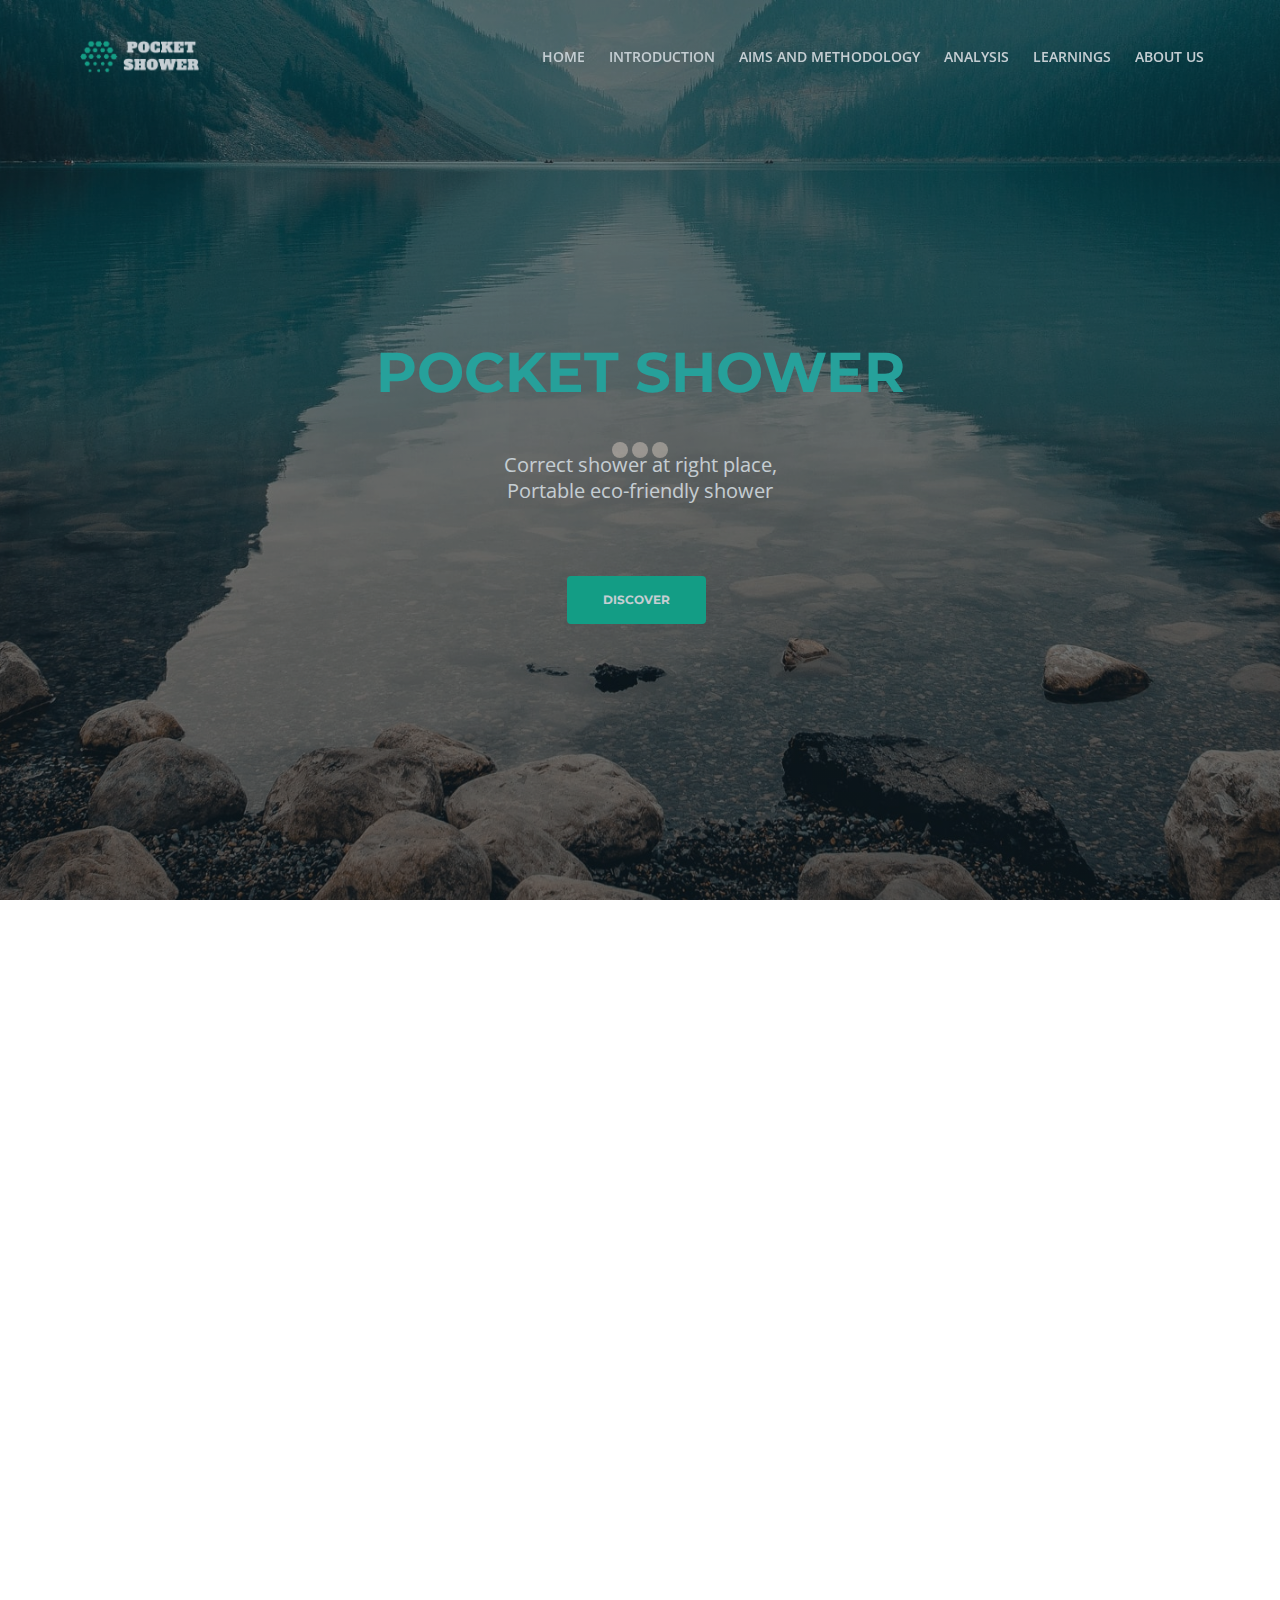
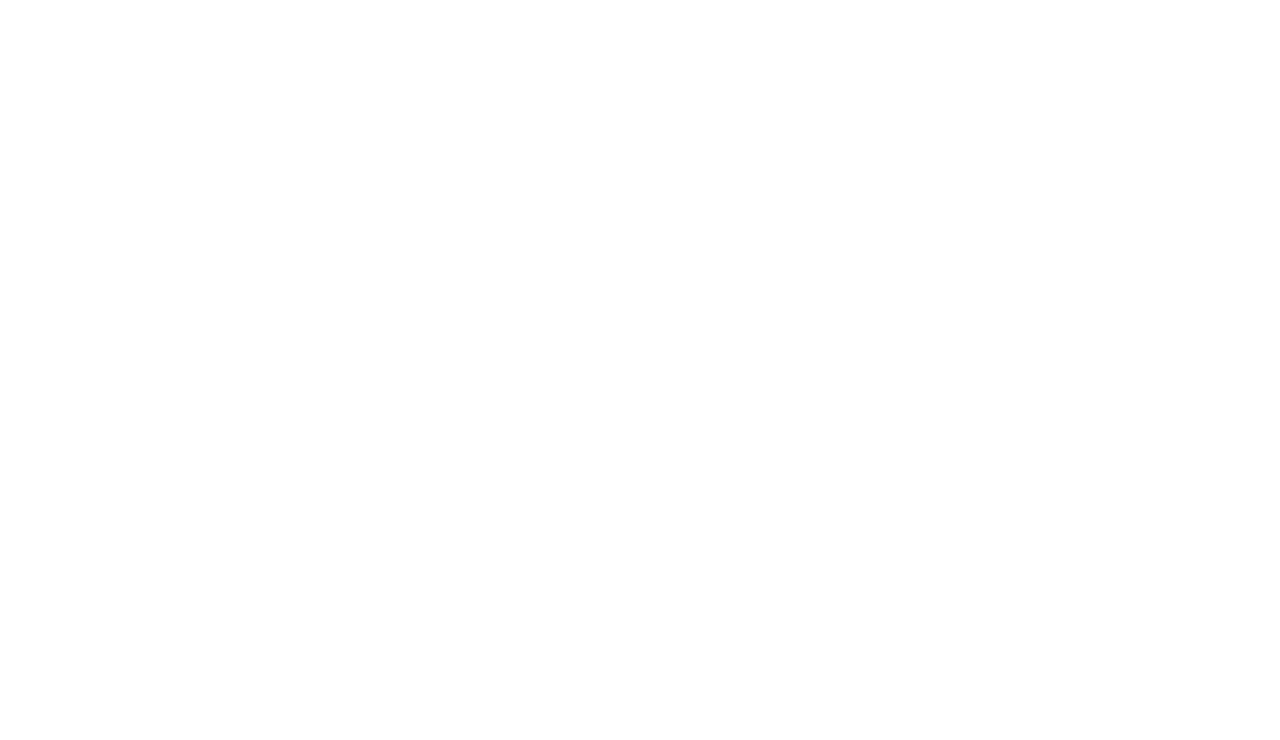
<file: index.html>
<!DOCTYPE html>
<html lang="en">

<head>
    <meta charset="utf-8">
    <meta name="viewport" content="width=device-width, initial-scale=1, shrink-to-fit=no">

    <!-- SEO Meta Tags -->
    <meta name="description" content="Pocket Shower is a business focused website made in a Water Studio by a group of AU Students">
    <meta name="Heet Dedakiya" content="Pocket Shower">

    <!-- OG Meta Tags to improve the way the post looks when you share the page on LinkedIn, Facebook, Google+ -->
    <meta property="og:site_name" content="" />
    <!-- website name -->
    <meta property="og:site" content="" />
    <!-- website link -->
    <meta property="og:title" content="" />
    <!-- title shown in the actual shared post -->
    <meta property="og:description" content="" />
    <!-- description shown in the actual shared post -->
    <meta property="og:image" content="" />
    <!-- image link, make sure it's jpg -->
    <meta property="og:url" content="" />
    <!-- where do you want your post to link to -->
    <meta property="og:type" content="article" />

    <!-- Website Title -->
    <title>POCKET SHOWER</title>

    <!-- Styles -->
    <link href="https://fonts.googleapis.com/css?family=Montserrat:500,700&display=swap&subset=latin-ext" rel="stylesheet">
    <link href="https://fonts.googleapis.com/css?family=Open+Sans:400,400i,600&display=swap&subset=latin-ext" rel="stylesheet">
    <link href="css/bootstrap.css" rel="stylesheet">
    <link href="css/fontawesome-all.css" rel="stylesheet">
    <link href="css/swiper.css" rel="stylesheet">
    <link href="css/magnific-popup.css" rel="stylesheet">
    <link href="css/styles.css" rel="stylesheet">

    <!-- Favicon  -->
    <link rel="icon" href="images/favicon.png">
</head>

<body data-spy="scroll" data-target=".fixed-top">

    <!-- Preloader -->
    <div class="spinner-wrapper">
        <div class="spinner">
            <div class="bounce1"></div>
            <div class="bounce2"></div>
            <div class="bounce3"></div>
        </div>
    </div>
    <!-- end of preloader -->


    <!-- Navbar -->
    <nav class="navbar navbar-expand-md navbar-dark navbar-custom fixed-top">
        <!-- Text Logo - Use this if you don't have a graphic logo -->
        <!-- <a class="navbar-brand logo-text page-scroll" href="index.html">Aria</a> -->

        <!-- Image Logo -->
        <a class="navbar-brand logo-image index" href="index.html"><img src="images/Pocket_shower-removebg-preview.png" alt="alternative"></a>

        <!-- Mobile Menu Toggle Button -->
        <button class="navbar-toggler" type="button" data-toggle="collapse" data-target="#navbarsExampleDefault" aria-controls="navbarsExampleDefault" aria-expanded="false" aria-label="Toggle navigation">
            <span class="navbar-toggler-awesome fas fa-bars"></span>
            <span class="navbar-toggler-awesome fas fa-times"></span>
        </button>
        <!-- end of mobile menu toggle button -->

        <div class="collapse navbar-collapse " id="navbarsExampleDefault">
            <ul class="navbar-nav ml-auto">
                <li class="nav-item">
                    <a class="nav-link page-scroll" href="index.html">HOME <span class="sr-only">(current)</span></a>
                </li>
                <li class="nav-item">
                    <a class="nav-link page-scroll" href="#intro">INTRODUCTION</a>
                </li>
                <li class="nav-item">
                    <a class="nav-link page-scroll" href="methodology.html">AIMS AND METHODOLOGY</a>
                </li>
                <li class="nav-item">
                    <a class="nav-link page-scroll" href="analysis.html">ANALYSIS</a>
                </li>
                <li class="nav-item">
                    <a class="nav-link page-scroll" href="learnings.html">LEARNINGS</a>
                </li>
                <li class="nav-item">
                    <a class="nav-link page-scroll" href="about.html">ABOUT US</a>
                </li>
            </ul>




            <!-- <span class="nav-item social-icons">
                <span class="fa-stack">
                    <a href="#your-link">
                        <span class="hexagon"></span>
            <i class="fab fa-facebook-f fa-stack-1x"></i>
            </a>
            </span>
            <span class="fa-stack">
                    <a href="#your-link">
                        <span class="hexagon"></span>
            <i class="fab fa-twitter fa-stack-1x"></i>
            </a>
            </span>
            </span> -->
        </div>
    </nav>
    <!-- end of navbar -->
    <!-- end of navbar -->


    <!-- Header -->
    <header id="header" class="header">
        <div class="header-content">
            <div class="container">
                <div class="row">
                    <div class="col-lg-12">
                        <div class="text-container">
                            <h1 style="color: #2ec4b6;">POCKET SHOWER<span id="js-rotating"></span></h1>
                            <p class="p-heading p-large" style="color: #ffffff; padding: 40px 0px; font-size: 20px;">
                                Correct shower at right place, <br> Portable eco-friendly shower</p>
                            <a class="btn-solid-lg page-scroll" href="https://drive.google.com/file/d/1d6LZe8Qt-xXBsPJP0FkFPfS2dv-kKRix/view?usp=sharing" target="_blank">DISCOVER</a>
                        </div>
                    </div>
                    <!-- end of col -->
                </div>
                <!-- end of row -->
            </div>
            <!-- end of container -->
        </div>
        <!-- end of header-content -->
    </header>
    <!-- end of header -->
    <!-- end of header -->


    <!-- Intro -->
    <div id="intro" class="basic-1" style="background-color: #2ec4b6" ;>
        <div class="container">
            <div class="row">
                <div class="col-lg-5">
                    <div class="text-container">
                        <div class="section-title" style="color: white; font-size: 40px;">Description</div>
                        <h2><br> We Offer The Best Product that can be useful in needed places </h2>
                        <p style="color: rgb(255, 255, 255);">The pocket shower does have a 10 litre storage capacity and offers about 10 minutes of shower moment. The same high-quality fabric that has been used to make lightweight dry sacks is used to make this product. The box is exquisitely
                            stitched, and two D-shaped rings are attached at the top to hang it with nylon cord from either a tree branch or something high. This has an on/off twist mechanism and is simple for using.
                        </p>
                        <p class="testimonial-text" style="color: rgb(236, 236, 236);">"Our mission here is to get you through those tough moments relying on an Unknown sources of the water"</p>
                        <!-- <div class="testimonial-author">Jake Peralta - CEO</div> -->
                    </div>
                    <!-- end of text-container -->
                </div>
                <!-- end of col -->
                <div class="col-lg-7">
                    <div class="image-container">
                        <img class="img-fluid index" src="images/project-7.jpg" alt="alternative">
                    </div>
                    <!-- end of image-container -->
                </div>
                <!-- end of col -->
            </div>
            <!-- end of row -->
        </div>
        <!-- end of container -->
    </div>
    <!-- end of basic-1 -->
    <!-- end of intro -->

    <div id="callMe " class="form-1 ">
        <div class="container ">
            <div class="text-container ">
                <div class="stion-title " style="color: #2ec4b6; font-size: 40px; padding-bottom: 20px; ">FEATURES</div>
                <!-- <h2 class="white "><br> Have Us Contact You By Filling And Submitting The Form</h2> -->
                <!-- <p class="white ">You are just a few steps away from a personalized offer. Just fill in the form and send it to us and we'll get right back with a call to help you decide what service package works.</p> -->
                <ul class="list-unstyled li-space-lg white ">
                    <li class="media ">
                        <i class="fas fa-square "></i>
                        <div class="media-body features">High-performance polyurethane-coated nylon fabric is water- and leakproof; large roll-top opening allows easy filling </div>
                    </li>
                    <li class="media ">
                        <i class="fas fa-square "></i>
                        <div class="media-body features">Black colour absorbs heat from the sun to warm the water, or you can simply add hot water directly to the bag</div>
                    </li>
                    <li class="media ">
                        <i class="fas fa-square "></i>
                        <div class="media-body features">Twist the shower head to control water pressure; 10-liter volume provides approximately seven minutes of showering</div>
                    </li>
                    <li class="media ">
                        <i class="fas fa-square "></i>
                        <div class="media-body features">Super compact and light</div>
                    </li>
                    <li class="media ">
                        <i class="fas fa-square "></i>
                        <div class="media-body features">Gives about an 8 and a half minute shower with shower head fully open.</div>
                    </li>
                </ul>


            </div>
        </div>
        <!-- end of container -->
    </div>



    <!-- Footer -->
    <div class="footer">
        <div class="container">
            <div class="row">
                <div class="col-md-6">
                    <div class="text-container about">
                        <h4>Few Words About Pocket Shower</h4>
                        <p class="white">We're passionate about delivering the best business growth services for companies just starting out as startups or industry players that have established their market position a long tima ago.</p>
                    </div>
                    <!-- end of text-container -->
                </div>
                <!-- end of col -->
                <div class="col-md-2">
                    <div class="text-container">
                        <h4>Links</h4>
                        <ul class="list-unstyled li-space-lg white">
                            <li>
                                <a class="white" href="#your-link">pocketShower.com</a>
                            </li>
                            <li>
                                <a class="white" href="terms-conditions.html">Terms & Conditions</a>
                            </li>
                            <li>
                                <a class="white" href="privacy-policy.html">Privacy Policy</a>
                            </li>
                        </ul>
                    </div>
                    <!-- end of text-container -->
                </div>
                <!-- end of col -->
                <!-- <div class="col-md-2">
                    <div class="text-container">
                        <h4>Tools</h4>
                        <ul class="list-unstyled li-space-lg">
                            <li>
                                <a class="white" href="#your-link">businessgrowth.com</a>
                            </li>
                            <li>
                                <a class="white" href="#your-link">influencers.com</a>
                            </li>
                            <li class="media">
                                <a class="white" href="#your-link">optimizer.net</a>
                            </li>
                        </ul>
                    </div> -->
                <!-- end of text-container -->
                <!-- </div> -->
                <!-- end of col -->
                <div class="col-md-2">
                    <div class="text-container">
                        <h4>Partners</h4>
                        <ul class="list-unstyled li-space-lg">
                            <li>
                                <a class="white" href="#your-link">netlify.com</a>
                            </li>
                            <li>
                                <a class="white" href="#your-link">github.com</a>
                            </li>
                            <li>
                                <!-- <a class="white" href="#your-link">association.gov</a> -->
                            </li>
                        </ul>
                    </div>
                    <!-- end of text-container -->
                </div>
                <!-- end of col -->
            </div>
            <!-- end of row -->
        </div>
        <!-- end of container -->
    </div>
    <!-- end of footer -->
    <!-- end of footer -->


    <!-- Copyright -->
    <div class="copyright">
        <div class="container">
            <div class="row">
                <div class="col-lg-12">
                    <!-- <p class="p-small">Copyright © 2020 <a href="#https://inovatik.com">Pocket Shower</a></p> -->
                </div>
                <!-- end of col -->
            </div>
            <!-- enf of row -->
        </div>
        <!-- end of container -->
    </div>
    <!-- end of copyright -->
    <!-- end of copyright -->


    <!-- Scripts -->
    <script src="js/jquery.min.js"></script>
    <!-- jQuery for Bootstrap's JavaScript plugins -->
    <script src="js/popper.min.js"></script>
    <!-- Popper tooltip library for Bootstrap -->
    <script src="js/bootstrap.min.js"></script>
    <!-- Bootstrap framework -->
    <script src="js/jquery.easing.min.js"></script>
    <!-- jQuery Easing for smooth scrolling between anchors -->
    <script src="js/swiper.min.js"></script>
    <!-- Swiper for image and text sliders -->
    <script src="js/jquery.magnific-popup.js"></script>
    <!-- Magnific Popup for lightboxes -->
    <script src="js/morphext.min.js"></script>
    <!-- Morphtext rotating text in the header -->
    <script src="js/isotope.pkgd.min.js"></script>
    <!-- Isotope for filter -->
    <script src="js/validator.min.js"></script>
    <!-- Validator.js - Bootstrap plugin that validates forms -->
    <script src="js/scripts.js"></script>
    <!-- Custom scripts -->
</body>

</html>
</file>
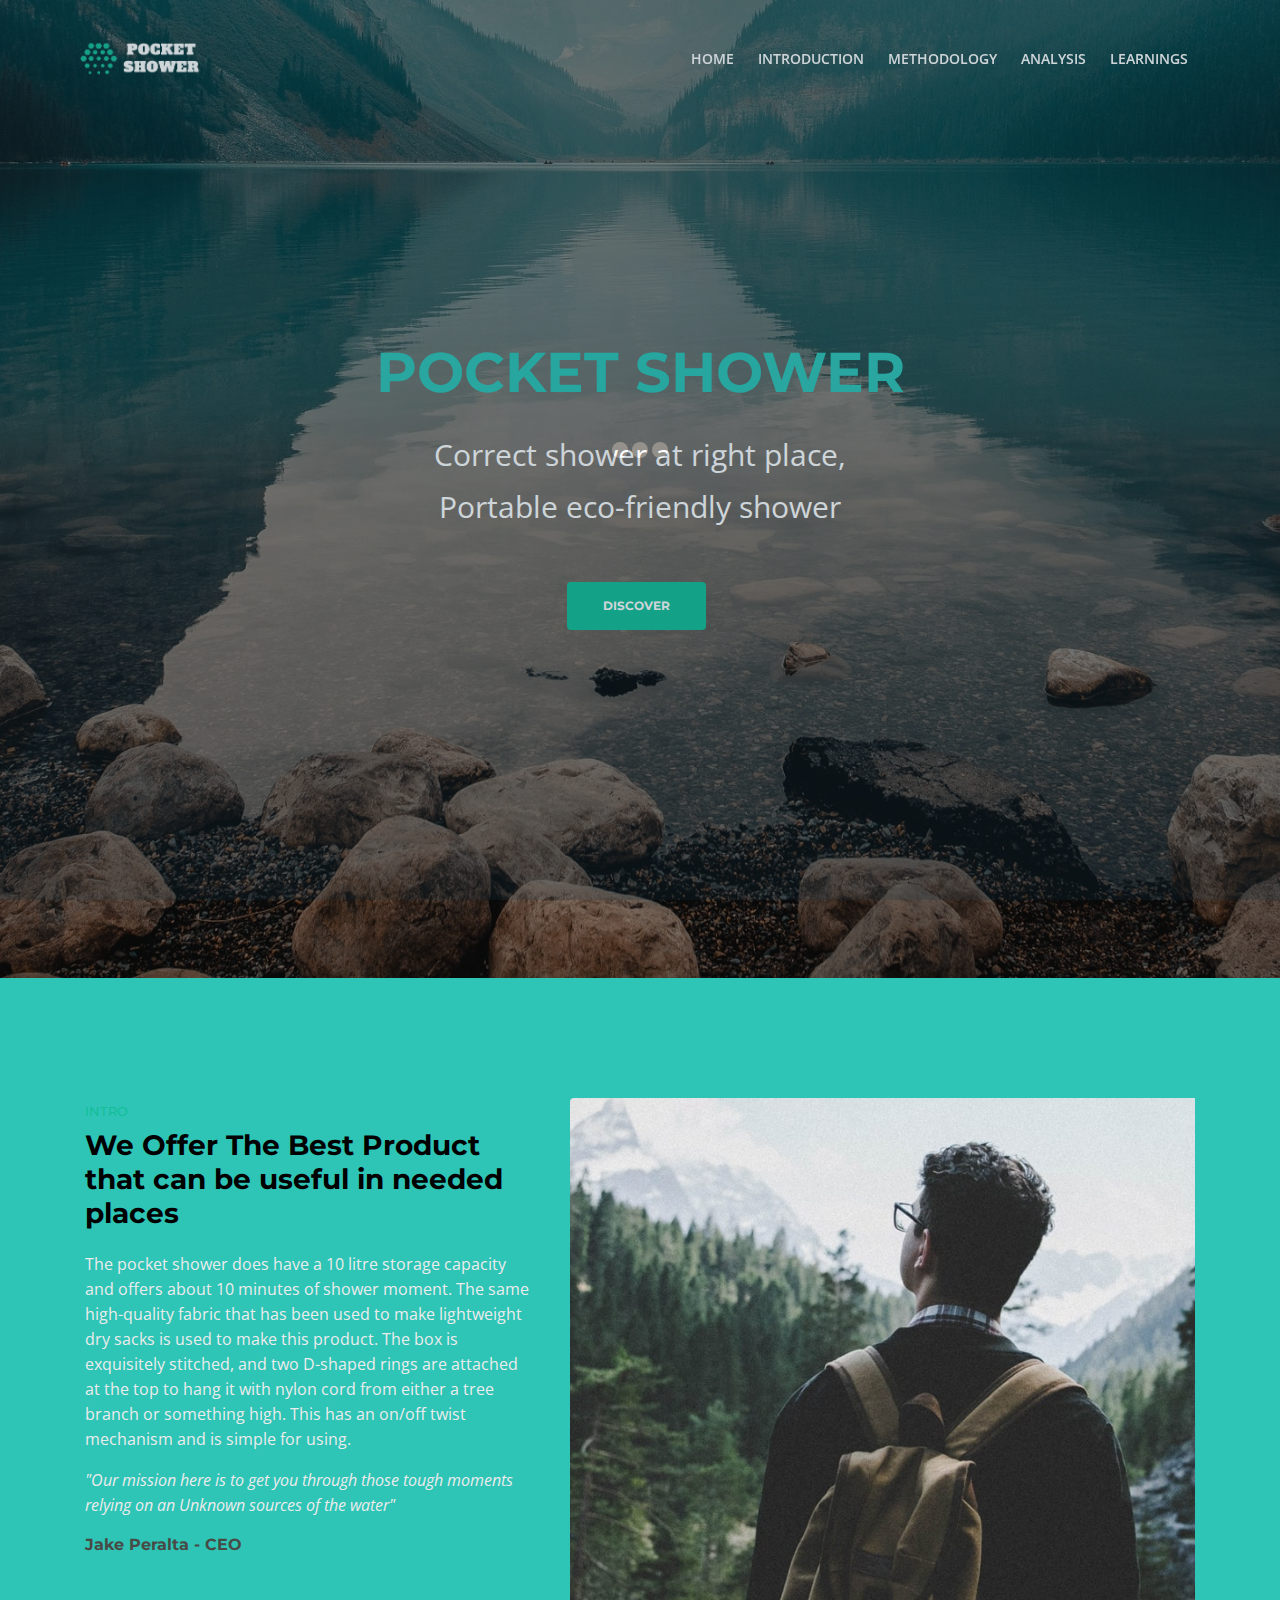
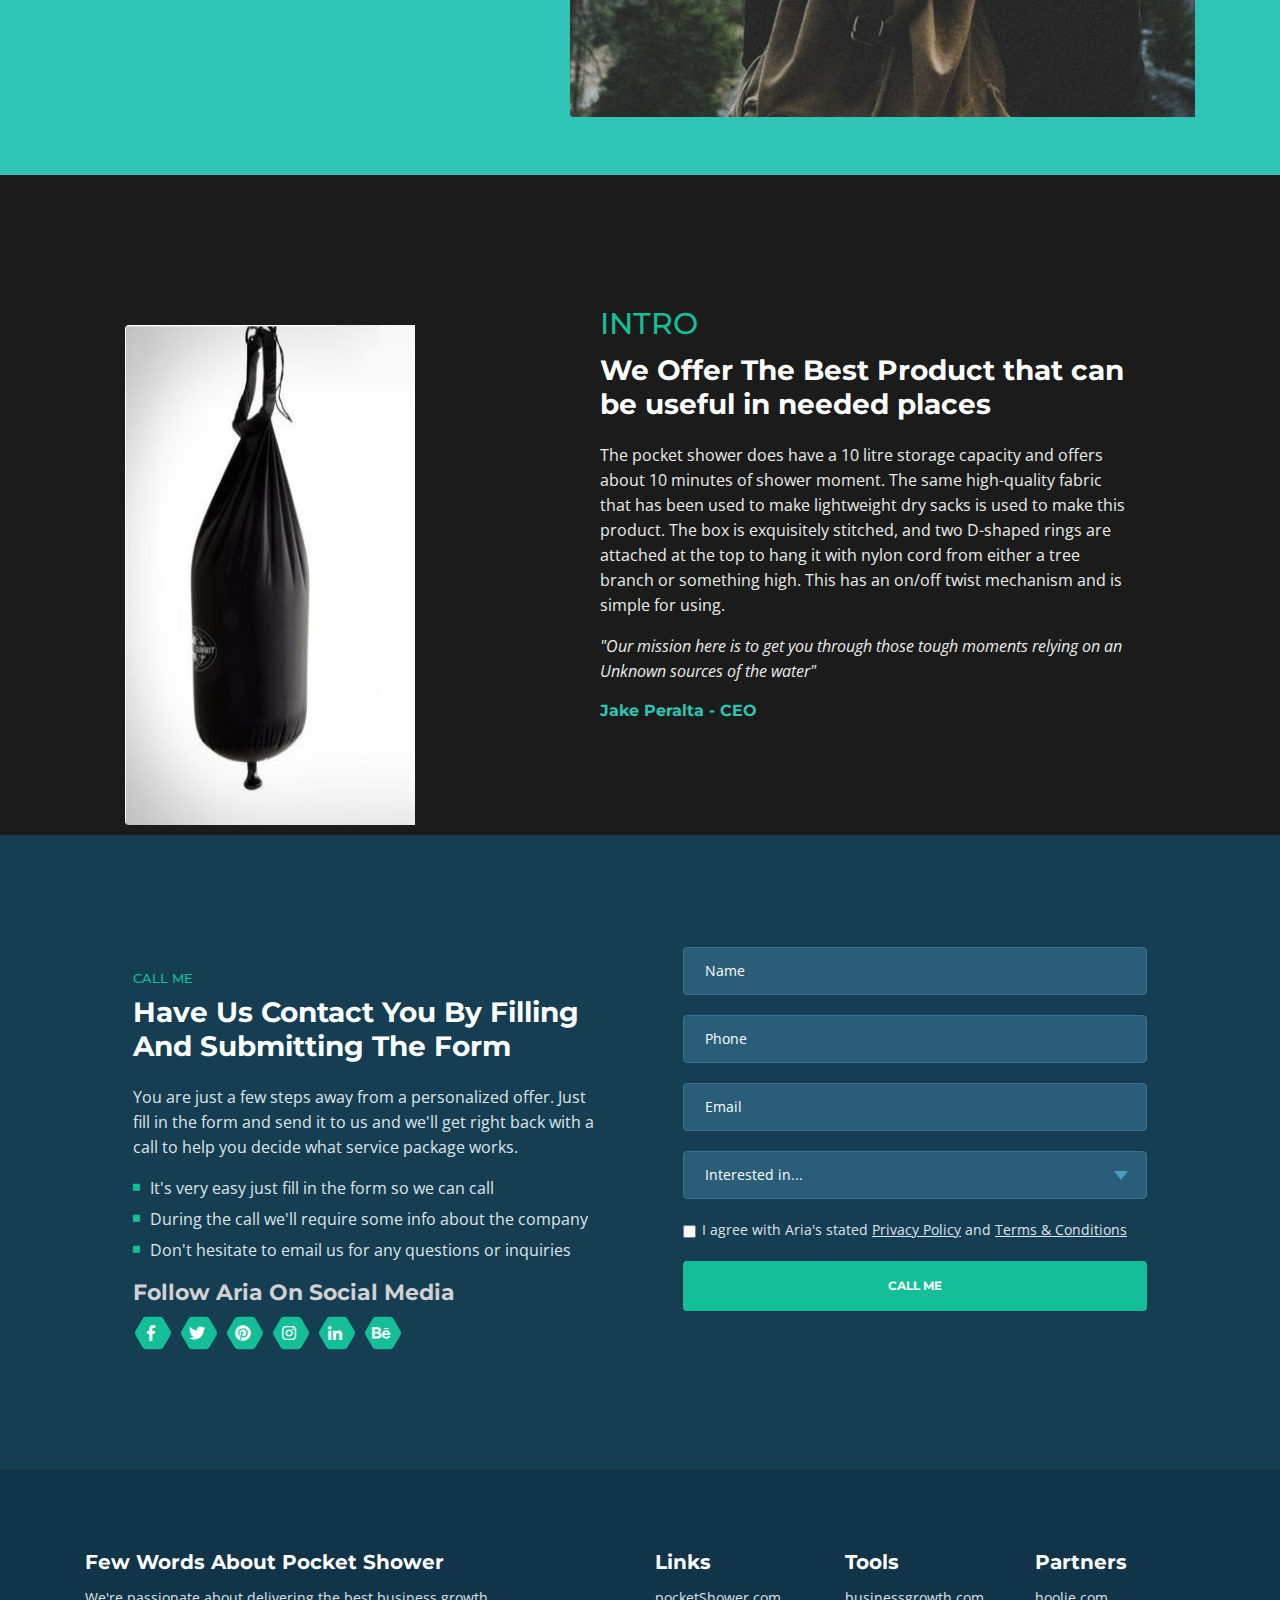
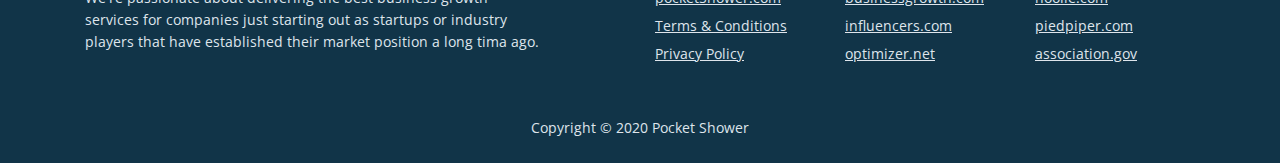
<file: web/index.html>
<!DOCTYPE html>
<html lang="en">

<head>
    <meta charset="utf-8">
    <meta name="viewport" content="width=device-width, initial-scale=1, shrink-to-fit=no">

    <!-- SEO Meta Tags -->
    <meta name="description" content="Aria is a business focused HTML landing page template built with Bootstrap to help you create lead generation websites for companies and their services.">
    <meta name="author" content="Inovatik">

    <!-- OG Meta Tags to improve the way the post looks when you share the page on LinkedIn, Facebook, Google+ -->
    <meta property="og:site_name" content="" />
    <!-- website name -->
    <meta property="og:site" content="" />
    <!-- website link -->
    <meta property="og:title" content="" />
    <!-- title shown in the actual shared post -->
    <meta property="og:description" content="" />
    <!-- description shown in the actual shared post -->
    <meta property="og:image" content="" />
    <!-- image link, make sure it's jpg -->
    <meta property="og:url" content="" />
    <!-- where do you want your post to link to -->
    <meta property="og:type" content="article" />

    <!-- Website Title -->
    <title>POCKET SHOWER</title>

    <!-- Styles -->
    <link href="https://fonts.googleapis.com/css?family=Montserrat:500,700&display=swap&subset=latin-ext" rel="stylesheet">
    <link href="https://fonts.googleapis.com/css?family=Open+Sans:400,400i,600&display=swap&subset=latin-ext" rel="stylesheet">
    <link href="css/bootstrap.css" rel="stylesheet">
    <link href="css/fontawesome-all.css" rel="stylesheet">
    <link href="css/swiper.css" rel="stylesheet">
    <link href="css/magnific-popup.css" rel="stylesheet">
    <link href="css/styles.css" rel="stylesheet">

    <!-- Favicon  -->
    <link rel="icon" href="images/favicon.png">
</head>

<body data-spy="scroll" data-target=".fixed-top">

    <!-- Preloader -->
    <div class="spinner-wrapper">
        <div class="spinner">
            <div class="bounce1"></div>
            <div class="bounce2"></div>
            <div class="bounce3"></div>
        </div>
    </div>
    <!-- end of preloader -->


    <!-- Navbar -->
    <nav class="navbar navbar-expand-md navbar-dark navbar-custom fixed-top">
        <!-- Text Logo - Use this if you don't have a graphic logo -->
        <!-- <a class="navbar-brand logo-text page-scroll" href="index.html">Aria</a> -->

        <!-- Image Logo -->
        <a class="navbar-brand logo-image index" href="index.html"><img src="images/Pocket_shower-removebg-preview.png" alt="alternative"></a>

        <!-- Mobile Menu Toggle Button -->
        <button class="navbar-toggler" type="button" data-toggle="collapse" data-target="#navbarsExampleDefault" aria-controls="navbarsExampleDefault" aria-expanded="false" aria-label="Toggle navigation">
            <span class="navbar-toggler-awesome fas fa-bars"></span>
            <span class="navbar-toggler-awesome fas fa-times"></span>
        </button>
        <!-- end of mobile menu toggle button -->

        <div class="collapse navbar-collapse" id="navbarsExampleDefault">
            <ul class="navbar-nav ml-auto">
                <li class="nav-item">
                    <a class="nav-link page-scroll" href="index.html">HOME <span class="sr-only">(current)</span></a>
                </li>
                <li class="nav-item">
                    <a class="nav-link page-scroll" href="#intro">INTRODUCTION</a>
                </li>
                <li class="nav-item">
                    <a class="nav-link page-scroll" href="methodology.html">METHODOLOGY</a>
                </li>
                <li class="nav-item">
                    <a class="nav-link page-scroll" href="analysis.html">ANALYSIS</a>
                </li>
                <li class="nav-item">
                    <a class="nav-link page-scroll" href="learnings.html">LEARNINGS</a>
                </li>
            </ul>




            <!-- <span class="nav-item social-icons">
                <span class="fa-stack">
                    <a href="#your-link">
                        <span class="hexagon"></span>
            <i class="fab fa-facebook-f fa-stack-1x"></i>
            </a>
            </span>
            <span class="fa-stack">
                    <a href="#your-link">
                        <span class="hexagon"></span>
            <i class="fab fa-twitter fa-stack-1x"></i>
            </a>
            </span>
            </span> -->
        </div>
    </nav>
    <!-- end of navbar -->
    <!-- end of navbar -->


    <!-- Header -->
    <header id="header" class="header">
        <div class="header-content index">
            <div class="container">
                <div class="row">
                    <div class="col-lg-12">
                        <div class="text-container">
                            <h1 style="color: #2ec4b6;">POCKET SHOWER<span id="js-rotating"></span></h1>
                            <p class="p-heading p-large" style="color: #ffffff; padding: 30px 0px; font-size: 30px;">
                                Correct shower at right place, <br> <br> Portable eco-friendly shower</p>
                            <a class="btn-solid-lg page-scroll" href="#intro">DISCOVER</a>
                        </div>
                    </div>
                    <!-- end of col -->
                </div>
                <!-- end of row -->
            </div>
            <!-- end of container -->
        </div>
        <!-- end of header-content -->
    </header>
    <!-- end of header -->
    <!-- end of header -->


    <!-- Intro -->
    <div id="intro" class="basic-1" style="background-color: #2ec4b6" ;>
        <div class="container">
            <div class="row">
                <div class="col-lg-5">
                    <div class="text-container">
                        <div class="section-title">INTRO</div>
                        <h2>We Offer The Best Product that can be useful in needed places </h2>
                        <p style="color: rgb(236, 236, 236);">The pocket shower does have a 10 litre storage capacity and offers about 10 minutes of shower moment. The same high-quality fabric that has been used to make lightweight dry sacks is used to make this product. The box is exquisitely
                            stitched, and two D-shaped rings are attached at the top to hang it with nylon cord from either a tree branch or something high. This has an on/off twist mechanism and is simple for using.
                        </p>
                        <p class="testimonial-text" style="color: rgb(236, 236, 236);">"Our mission here is to get you through those tough moments relying on an Unknown sources of the water"</p>
                        <div class="testimonial-author">Jake Peralta - CEO</div>
                    </div>
                    <!-- end of text-container -->
                </div>
                <!-- end of col -->
                <div class="col-lg-7">
                    <div class="image-container">
                        <img class="img-fluid" src="images/project-7.jpg" alt="alternative">
                    </div>
                    <!-- end of image-container -->
                </div>
                <!-- end of col -->
            </div>
            <!-- end of row -->
        </div>
        <!-- end of container -->
    </div>
    <!-- end of basic-1 -->
    <!-- end of intro -->


    <!-- Intro_02 -->
    <div id="intro" class="basic-1" style="background-color: #1b1b1b; padding: 140px 80px 0px 100px;">
        <div class=" container ">
            <div class="row intro-02 " style="margin-right: -200px; margin-left: -15px;">

                <!-- end of col -->
                <div class="col-lg-7" style="max-width: 500px;">
                    <div class="image-container" style="max-width: 300px;">
                        <img class="img-fluid " src="images/shower-head_01.png" alt="alternative " style="width: 500px; height: 500px;">
                    </div>
                    <!-- end of image-container -->
                </div>
                <div class="col-lg-5 " style="margin: 0px 0px 80px 0px; padding: 0px 0px;">
                    <div class="section-title" style="font-size: 30px; margin-bottom: 20px;">INTRO</div>
                    <h2 style="color: white;">We Offer The Best Product that can be useful in needed places </h2>
                    <p style="color: rgb(236, 236, 236);">The pocket shower does have a 10 litre storage capacity and offers about 10 minutes of shower moment. The same high-quality fabric that has been used to make lightweight dry sacks is used to make this product. The box is exquisitely
                        stitched, and two D-shaped rings are attached at the top to hang it with nylon cord from either a tree branch or something high. This has an on/off twist mechanism and is simple for using.</p>
                    <p class="testimonial-text" style="color: rgb(236, 236, 236);">"Our mission here is to get you through those tough moments relying on an Unknown sources of the water"</p>
                    <div class="testimonial-author" style="color: #2ec4b6;">Jake Peralta - CEO</div>
                </div>
                <!-- end of text-container -->
            </div>
            <!-- end of col -->
        </div>
        <!-- end of row -->
    </div>
    <!-- end of container -->
    </div>
    <!-- end of basic-1 -->
    <!-- end of intro_02 -->




    <!-- Call Me -->
    <div id="callMe" class="form-1">
        <div class="container">
            <div class="row">
                <div class="col-lg-6">
                    <div class="text-container">
                        <div class="section-title">CALL ME</div>
                        <h2 class="white">Have Us Contact You By Filling And Submitting The Form</h2>
                        <p class="white">You are just a few steps away from a personalized offer. Just fill in the form and send it to us and we'll get right back with a call to help you decide what service package works.</p>
                        <ul class="list-unstyled li-space-lg white">
                            <li class="media">
                                <i class="fas fa-square"></i>
                                <div class="media-body">It's very easy just fill in the form so we can call</div>
                            </li>
                            <li class="media">
                                <i class="fas fa-square"></i>
                                <div class="media-body">During the call we'll require some info about the company</div>
                            </li>
                            <li class="media">
                                <i class="fas fa-square"></i>
                                <div class="media-body">Don't hesitate to email us for any questions or inquiries</div>
                            </li>
                        </ul>
                        <h3>Follow Aria On Social Media</h3>

                        <span class="fa-stack">
                            <a href="#your-link">
                                <span class="hexagon"></span>
                        <i class="fab fa-facebook-f fa-stack-1x"></i>
                        </a>
                        </span>
                        <span class="fa-stack">
                            <a href="#your-link">
                                <span class="hexagon"></span>
                        <i class="fab fa-twitter fa-stack-1x"></i>
                        </a>
                        </span>
                        <span class="fa-stack">
                            <a href="#your-link">
                                <span class="hexagon"></span>
                        <i class="fab fa-pinterest fa-stack-1x"></i>
                        </a>
                        </span>
                        <span class="fa-stack">
                            <a href="#your-link">
                                <span class="hexagon"></span>
                        <i class="fab fa-instagram fa-stack-1x"></i>
                        </a>
                        </span>
                        <span class="fa-stack">
                            <a href="#your-link">
                                <span class="hexagon"></span>
                        <i class="fab fa-linkedin-in fa-stack-1x"></i>
                        </a>
                        </span>
                        <span class="fa-stack">
                            <a href="#your-link">
                                <span class="hexagon"></span>
                        <i class="fab fa-behance fa-stack-1x"></i>
                        </a>
                        </span>
                    </div>
                </div>
                <!-- end of col -->
                <div class="col-lg-6">

                    <!-- Call Me Form -->
                    <form id="callMeForm" data-toggle="validator" data-focus="false">
                        <div class="form-group">
                            <input type="text" class="form-control-input" id="lname" name="lname" required>
                            <label class="label-control" for="lname">Name</label>
                            <div class="help-block with-errors"></div>
                        </div>
                        <div class="form-group">
                            <input type="text" class="form-control-input" id="lphone" name="lphone" required>
                            <label class="label-control" for="lphone">Phone</label>
                            <div class="help-block with-errors"></div>
                        </div>
                        <div class="form-group">
                            <input type="email" class="form-control-input" id="lemail" name="lemail" required>
                            <label class="label-control" for="lemail">Email</label>
                            <div class="help-block with-errors"></div>
                        </div>
                        <div class="form-group">
                            <select class="form-control-select" id="lselect" required>
                                <option class="select-option" value="" disabled selected>Interested in...</option>
                                <option class="select-option" value="Off The Ground">Off The Ground</option>
                                <option class="select-option" value="Accelerated Growth">Accelerated Growth</option>
                                <option class="select-option" value="Market Domination">Market Domination</option>
                            </select>
                            <div class="help-block with-errors"></div>
                        </div>
                        <div class="form-group checkbox white">
                            <input type="checkbox" id="lterms" value="Agreed-to-Terms" name="lterms" required>I agree with Aria's stated <a class="white" href="privacy-policy.html">Privacy Policy</a> and <a class="white" href="terms-conditions.html">Terms & Conditions</a>
                            <div class="help-block with-errors"></div>
                        </div>
                        <div class="form-group">
                            <button type="submit" class="form-control-submit-button">CALL ME</button>
                        </div>
                        <div class="form-message">
                            <div id="lmsgSubmit" class="h3 text-center hidden"></div>
                        </div>
                    </form>
                    <!-- end of call me form -->

                </div>

                <!-- end of col -->
            </div>
            <!-- end of row -->
        </div>
        <!-- end of container -->
    </div>
    <!-- end of form-1 -->
    <!-- end of call me -->






    <!-- Footer -->
    <div class="footer">
        <div class="container">
            <div class="row">
                <div class="col-md-6">
                    <div class="text-container about">
                        <h4>Few Words About Pocket Shower</h4>
                        <p class="white">We're passionate about delivering the best business growth services for companies just starting out as startups or industry players that have established their market position a long tima ago.</p>
                    </div>
                    <!-- end of text-container -->
                </div>
                <!-- end of col -->
                <div class="col-md-2">
                    <div class="text-container">
                        <h4>Links</h4>
                        <ul class="list-unstyled li-space-lg white">
                            <li>
                                <a class="white" href="#your-link">pocketShower.com</a>
                            </li>
                            <li>
                                <a class="white" href="terms-conditions.html">Terms & Conditions</a>
                            </li>
                            <li>
                                <a class="white" href="privacy-policy.html">Privacy Policy</a>
                            </li>
                        </ul>
                    </div>
                    <!-- end of text-container -->
                </div>
                <!-- end of col -->
                <div class="col-md-2">
                    <div class="text-container">
                        <h4>Tools</h4>
                        <ul class="list-unstyled li-space-lg">
                            <li>
                                <a class="white" href="#your-link">businessgrowth.com</a>
                            </li>
                            <li>
                                <a class="white" href="#your-link">influencers.com</a>
                            </li>
                            <li class="media">
                                <a class="white" href="#your-link">optimizer.net</a>
                            </li>
                        </ul>
                    </div>
                    <!-- end of text-container -->
                </div>
                <!-- end of col -->
                <div class="col-md-2">
                    <div class="text-container">
                        <h4>Partners</h4>
                        <ul class="list-unstyled li-space-lg">
                            <li>
                                <a class="white" href="#your-link">hoolie.com</a>
                            </li>
                            <li>
                                <a class="white" href="#your-link">piedpiper.com</a>
                            </li>
                            <li>
                                <a class="white" href="#your-link">association.gov</a>
                            </li>
                        </ul>
                    </div>
                    <!-- end of text-container -->
                </div>
                <!-- end of col -->
            </div>
            <!-- end of row -->
        </div>
        <!-- end of container -->
    </div>
    <!-- end of footer -->
    <!-- end of footer -->


    <!-- Copyright -->
    <div class="copyright">
        <div class="container">
            <div class="row">
                <div class="col-lg-12">
                    <p class="p-small">Copyright © 2020 <a href="#https://inovatik.com">Pocket Shower</a></p>
                </div>
                <!-- end of col -->
            </div>
            <!-- enf of row -->
        </div>
        <!-- end of container -->
    </div>
    <!-- end of copyright -->
    <!-- end of copyright -->


    <!-- Scripts -->
    <script src="js/jquery.min.js"></script>
    <!-- jQuery for Bootstrap's JavaScript plugins -->
    <script src="js/popper.min.js"></script>
    <!-- Popper tooltip library for Bootstrap -->
    <script src="js/bootstrap.min.js"></script>
    <!-- Bootstrap framework -->
    <script src="js/jquery.easing.min.js"></script>
    <!-- jQuery Easing for smooth scrolling between anchors -->
    <script src="js/swiper.min.js"></script>
    <!-- Swiper for image and text sliders -->
    <script src="js/jquery.magnific-popup.js"></script>
    <!-- Magnific Popup for lightboxes -->
    <script src="js/morphext.min.js"></script>
    <!-- Morphtext rotating text in the header -->
    <script src="js/isotope.pkgd.min.js"></script>
    <!-- Isotope for filter -->
    <script src="js/validator.min.js"></script>
    <!-- Validator.js - Bootstrap plugin that validates forms -->
    <script src="js/scripts.js"></script>
    <!-- Custom scripts -->
</body>

</html>
</file>
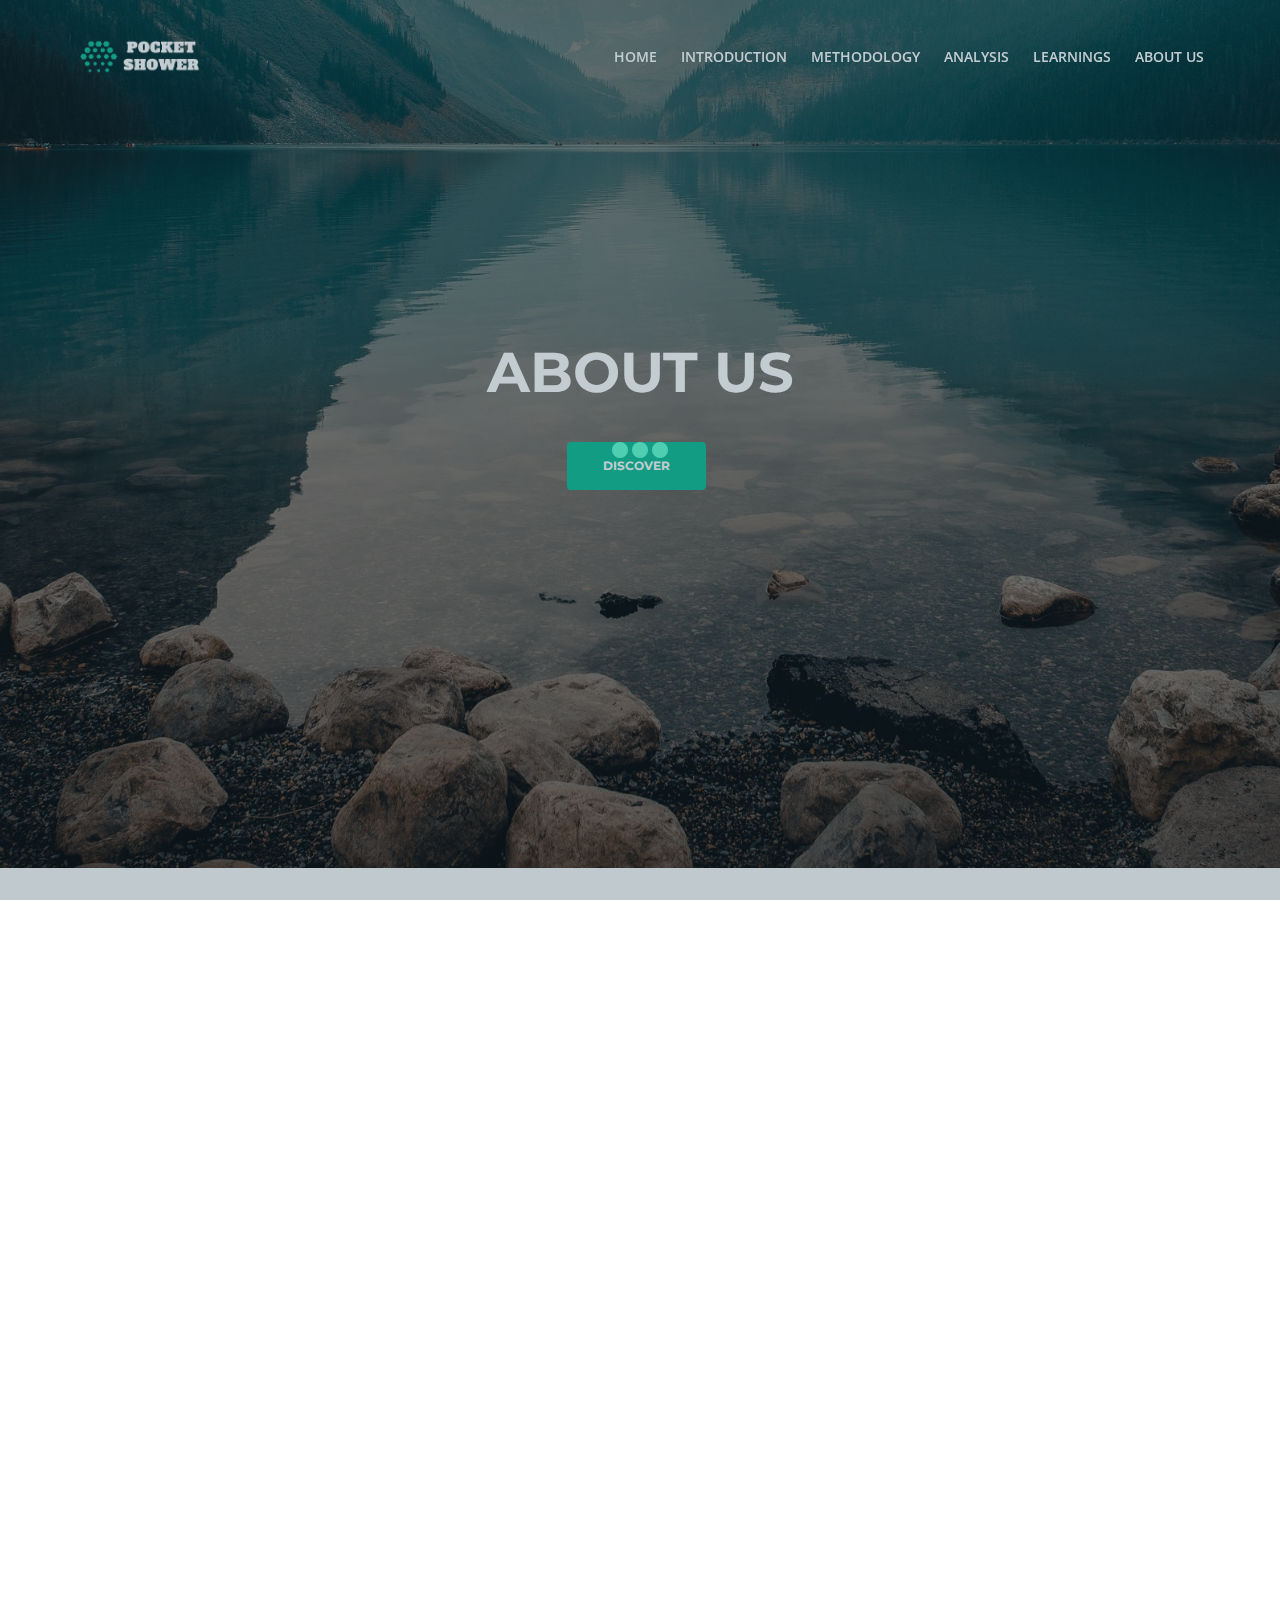
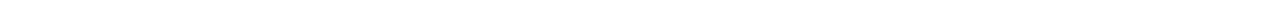
<file: about.html>
<!DOCTYPE html>
<html lang="en">

<head>
    <meta charset="utf-8">
    <meta name="viewport" content="width=device-width, initial-scale=1, shrink-to-fit=no">

    <!-- SEO Meta Tags -->
    <meta name="description" content="Aria is a business focused HTML landing page template built with Bootstrap to help you create lead generation websites for companies and their services.">
    <meta name="author" content="Inovatik">

    <!-- OG Meta Tags to improve the way the post looks when you share the page on LinkedIn, Facebook, Google+ -->
    <meta property="og:site_name" content="" />
    <!-- website name -->
    <meta property="og:site" content="" />
    <!-- website link -->
    <meta property="og:title" content="" />
    <!-- title shown in the actual shared post -->
    <meta property="og:description" content="" />
    <!-- description shown in the actual shared post -->
    <meta property="og:image" content="" />
    <!-- image link, make sure it's jpg -->
    <meta property="og:url" content="" />
    <!-- where do you want your post to link to -->
    <meta property="og:type" content="article" />

    <!-- Website Title -->
    <title>POCKET SHOWER</title>

    <!-- Styles -->
    <link href="https://fonts.googleapis.com/css?family=Montserrat:500,700&display=swap&subset=latin-ext" rel="stylesheet">
    <link href="https://fonts.googleapis.com/css?family=Open+Sans:400,400i,600&display=swap&subset=latin-ext" rel="stylesheet">
    <link href="css/bootstrap.css" rel="stylesheet">
    <link href="css/fontawesome-all.css" rel="stylesheet">
    <link href="css/swiper.css" rel="stylesheet">
    <link href="css/magnific-popup.css" rel="stylesheet">
    <link href="css/styles.css" rel="stylesheet">

    <!-- Favicon  -->
    <link rel="icon" href="images/favicon.png">
</head>

<body data-spy="scroll" data-target=".fixed-top">

    <!-- Preloader -->
    <div class="spinner-wrapper">
        <div class="spinner">
            <div class="bounce1"></div>
            <div class="bounce2"></div>
            <div class="bounce3"></div>
        </div>
    </div>
    <!-- end of preloader -->


    <!-- Navbar -->
    <nav class="navbar navbar-expand-md navbar-dark navbar-custom fixed-top">
        <!-- Text Logo - Use this if you don't have a graphic logo -->
        <!-- <a class="navbar-brand logo-text page-scroll" href="index.html">Aria</a> -->

        <!-- Image Logo -->
        <a class="navbar-brand logo-image index" href="index.html"><img src="images/Pocket_shower-removebg-preview.png" alt="alternative"></a>

        <!-- Mobile Menu Toggle Button -->
        <button class="navbar-toggler" type="button" data-toggle="collapse" data-target="#navbarsExampleDefault" aria-controls="navbarsExampleDefault" aria-expanded="false" aria-label="Toggle navigation">
            <span class="navbar-toggler-awesome fas fa-bars"></span>
            <span class="navbar-toggler-awesome fas fa-times"></span>
        </button>
        <!-- end of mobile menu toggle button -->

        <div class="collapse navbar-collapse " id="navbarsExampleDefault">
            <ul class="navbar-nav ml-auto ">
                <li class="nav-item ">
                    <a class="nav-link page-scroll" href="index.html">HOME <span class="sr-only">(current)</span></a>
                </li>
                <li class="nav-item">
                    <a class="nav-link page-scroll" href="#intro">INTRODUCTION</a>
                </li>
                <li class="nav-item">
                    <a class="nav-link page-scroll" href="methodology.html">METHODOLOGY</a>
                </li>
                <li class="nav-item">
                    <a class="nav-link page-scroll" href="analysis.html">ANALYSIS</a>
                </li>
                <li class="nav-item">
                    <a class="nav-link page-scroll" href="learnings.html">LEARNINGS</a>
                </li>
                <li class="nav-item">
                    <a class="nav-link page-scroll" href="about.html">ABOUT US</a>
                </li>
            </ul>




            <!-- <span class="nav-item social-icons">
                <span class="fa-stack">
                    <a href="#your-link">
                        <span class="hexagon"></span>
            <i class="fab fa-facebook-f fa-stack-1x"></i>
            </a>
            </span>
            <span class="fa-stack">
                    <a href="#your-link">
                        <span class="hexagon"></span>
            <i class="fab fa-twitter fa-stack-1x"></i>
            </a>
            </span>
            </span> -->
        </div>
    </nav>
    <!-- end of navbar -->
    <!-- end of navbar -->


    <!-- Header -->
    <header id="header" class="header">
        <div class="header-content">
            <div class="container">
                <div class="row">
                    <div class="col-lg-12">
                        <div class="text-container">
                            <h1 style="color: #ffffff;">ABOUT US<span id="js-rotating"></span></h1>
                            <p class="p-heading p-large" style="color: #ffffff; padding: 30px 0px; font-size: 30px;">
                                <!-- Correct shower at right place, <br> <br> Portable eco-friendly shower</p> -->
                                <a class="btn-solid-lg page-scroll" href="https://drive.google.com/file/d/1d6LZe8Qt-xXBsPJP0FkFPfS2dv-kKRix/view?usp=sharing" target="_blank">DISCOVER</a>
                        </div>
                    </div>
                    <!-- end of col -->
                </div>
                <!-- end of row -->
            </div>
            <!-- end of container -->
        </div>
        <!-- end of header-content -->
    </header>
    <!-- end of header -->
    <!-- end of header -->


    <!-- Testimonials -->
    <div class="slider">
        <div class="container">
            <div class="row">
                <div class="col-lg-12">
                    <!-- <h2>Read Our Testimonials</h2> -->
                    <p class="p-heading">"Individual commitment to a group effort--that is what makes a team work, a company work, a society work, a civilization work." <br> --Vince Lombardi.</p>
                </div>
                <!-- end of col -->
            </div>
            <!-- end of row -->
            <div class="row">
                <div class="col-lg-12">

                    <!-- Card Slider -->
                    <div class="slider-container">
                        <div class="swiper-container card-slider">
                            <div class="swiper-wrapper">

                                <!-- Slide -->
                                <div class="swiper-slide">
                                    <div class="card">
                                        <img class="card-image" src="testi/zeel.jpeg" alt="alternative">
                                        <div class="card-body">
                                            <!-- <div class="testimonial-text">The guy helped with getting my business off the ground and turning into a profitable company.</div> -->
                                            <div class="testimonial-author">Zeel Delvadia</div>
                                        </div>
                                    </div>
                                </div>
                                <!-- end of swiper-slide -->
                                <!-- end of slide -->

                                <!-- Slide -->
                                <div class="swiper-slide">
                                    <div class="card">
                                        <img class="card-image" src="testi/harshraj.jpg" alt="alternative" style="width: 6rem;">
                                        <div class="card-body">
                                            <!-- <div class="testimonial-text">I purchased the Growth Accelerator service pack a few years ago and I renewed the contract each year. </div> -->
                                            <div class="testimonial-author">Harshrajsinh Vaghrola</div>
                                        </div>
                                    </div>
                                </div>
                                <!-- end of swiper-slide -->
                                <!-- end of slide -->

                                <!-- Slide -->
                                <div class="swiper-slide">
                                    <div class="card">
                                        <img class="card-image" src="testi/heet.jpeg" alt="alternative">
                                        <div class="card-body">
                                            <!-- <div class="testimonial-text">Aria's CEO personally attends client meetings and gives his feedback on business growth strategies.</div> -->
                                            <div class="testimonial-author">Heet Dedakiya</div>
                                        </div>
                                    </div>
                                </div>
                                <!-- end of swiper-slide -->
                                <!-- end of slide -->

                                <!-- Slide -->
                                <div class="swiper-slide">
                                    <div class="card">
                                        <img class="card-image" src="testi/omi.jpeg" alt="alternative">
                                        <div class="card-body">
                                            <!-- <div class="testimonial-text">At the beginning I thought the prices are a little high for what they offer but they over deliver each and every time.</div> -->
                                            <div class="testimonial-author">Omikumar Makadia</div>
                                        </div>
                                    </div>
                                </div>
                                <!-- end of swiper-slide -->
                                <!-- end of slide -->

                                <!-- Slide -->
                                <div class="swiper-slide">
                                    <div class="card">
                                        <img class="card-image" src="testi/jevin.jpeg" alt="alternative">
                                        <div class="card-body">
                                            <!-- <div class="testimonial-text">I recommend Aria to every business owner or growth leader that wants to take his company to the next level.</div> -->
                                            <div class="testimonial-author">Jevin Jivani</div>
                                        </div>
                                    </div>
                                </div>
                                <!-- end of swiper-slide -->
                                <!-- end of slide -->



                            </div>
                            <!-- end of swiper-wrapper -->

                            <!-- Add Arrows -->
                            <div class="swiper-button-next"></div>
                            <div class="swiper-button-prev"></div>
                            <!-- end of add arrows -->

                        </div>
                        <!-- end of swiper-container -->
                    </div>
                    <!-- end of sliedr-container -->
                    <!-- end of card slider -->

                </div>
                <!-- end of col -->
            </div>
            <!-- end of row -->
        </div>
        <!-- end of container -->
    </div>
    <!-- end of slider -->
    <!-- end of testimonials -->


    <!-- Footer -->
    <div class="footer">
        <div class="container">
            <div class="row">
                <div class="col-md-6">
                    <div class="text-container about">
                        <h4>Few Words About Pocket Shower</h4>
                        <p class="white">We're passionate about delivering the best business growth services for companies just starting out as startups or industry players that have established their market position a long tima ago.</p>
                    </div>
                    <!-- end of text-container -->
                </div>
                <!-- end of col -->
                <div class="col-md-2">
                    <div class="text-container">
                        <h4>Links</h4>
                        <ul class="list-unstyled li-space-lg white">
                            <li>
                                <a class="white" href="#your-link">pocketShower.com</a>
                            </li>
                            <li>
                                <a class="white" href="terms-conditions.html">Terms & Conditions</a>
                            </li>
                            <li>
                                <a class="white" href="privacy-policy.html">Privacy Policy</a>
                            </li>
                        </ul>
                    </div>
                    <!-- end of text-container -->
                </div>
                <!-- end of col -->
                <!-- <div class="col-md-2">
                    <div class="text-container">
                        <h4>Tools</h4>
                        <ul class="list-unstyled li-space-lg">
                            <li>
                                <a class="white" href="#your-link">businessgrowth.com</a>
                            </li>
                            <li>
                                <a class="white" href="#your-link">influencers.com</a>
                            </li>
                            <li class="media">
                                <a class="white" href="#your-link">optimizer.net</a>
                            </li>
                        </ul>
                    </div> -->
                <!-- end of text-container -->
                <!-- </div> -->
                <!-- end of col -->
                <div class="col-md-2">
                    <div class="text-container">
                        <h4>Partners</h4>
                        <ul class="list-unstyled li-space-lg">
                            <li>
                                <a class="white" href="#your-link">netlify.com</a>
                            </li>
                            <li>
                                <a class="white" href="#your-link">github.com</a>
                            </li>
                            <li>
                                <!-- <a class="white" href="#your-link">association.gov</a> -->
                            </li>
                        </ul>
                    </div>
                    <!-- end of text-container -->
                </div>
                <!-- end of col -->
            </div>
            <!-- end of row -->
        </div>
        <!-- end of container -->
    </div>
    <!-- end of footer -->
    <!-- end of footer -->


    <!-- Copyright -->
    <div class="copyright">
        <div class="container">
            <div class="row">
                <div class="col-lg-12">
                    <!-- <p class="p-small">Copyright © 2020 <a href="#https://inovatik.com">Pocket Shower</a></p> -->
                </div>
                <!-- end of col -->
            </div>
            <!-- enf of row -->
        </div>
        <!-- end of container -->
    </div>
    <!-- end of copyright -->
    <!-- end of copyright -->


    <!-- Scripts -->
    <script src="js/jquery.min.js"></script>
    <!-- jQuery for Bootstrap's JavaScript plugins -->
    <script src="js/popper.min.js"></script>
    <!-- Popper tooltip library for Bootstrap -->
    <script src="js/bootstrap.min.js"></script>
    <!-- Bootstrap framework -->
    <script src="js/jquery.easing.min.js"></script>
    <!-- jQuery Easing for smooth scrolling between anchors -->
    <script src="js/swiper.min.js"></script>
    <!-- Swiper for image and text sliders -->
    <script src="js/jquery.magnific-popup.js"></script>
    <!-- Magnific Popup for lightboxes -->
    <script src="js/morphext.min.js"></script>
    <!-- Morphtext rotating text in the header -->
    <script src="js/isotope.pkgd.min.js"></script>
    <!-- Isotope for filter -->
    <script src="js/validator.min.js"></script>
    <!-- Validator.js - Bootstrap plugin that validates forms -->
    <script src="js/scripts.js"></script>
    <!-- Custom scripts -->
</body>

</html>
</file>
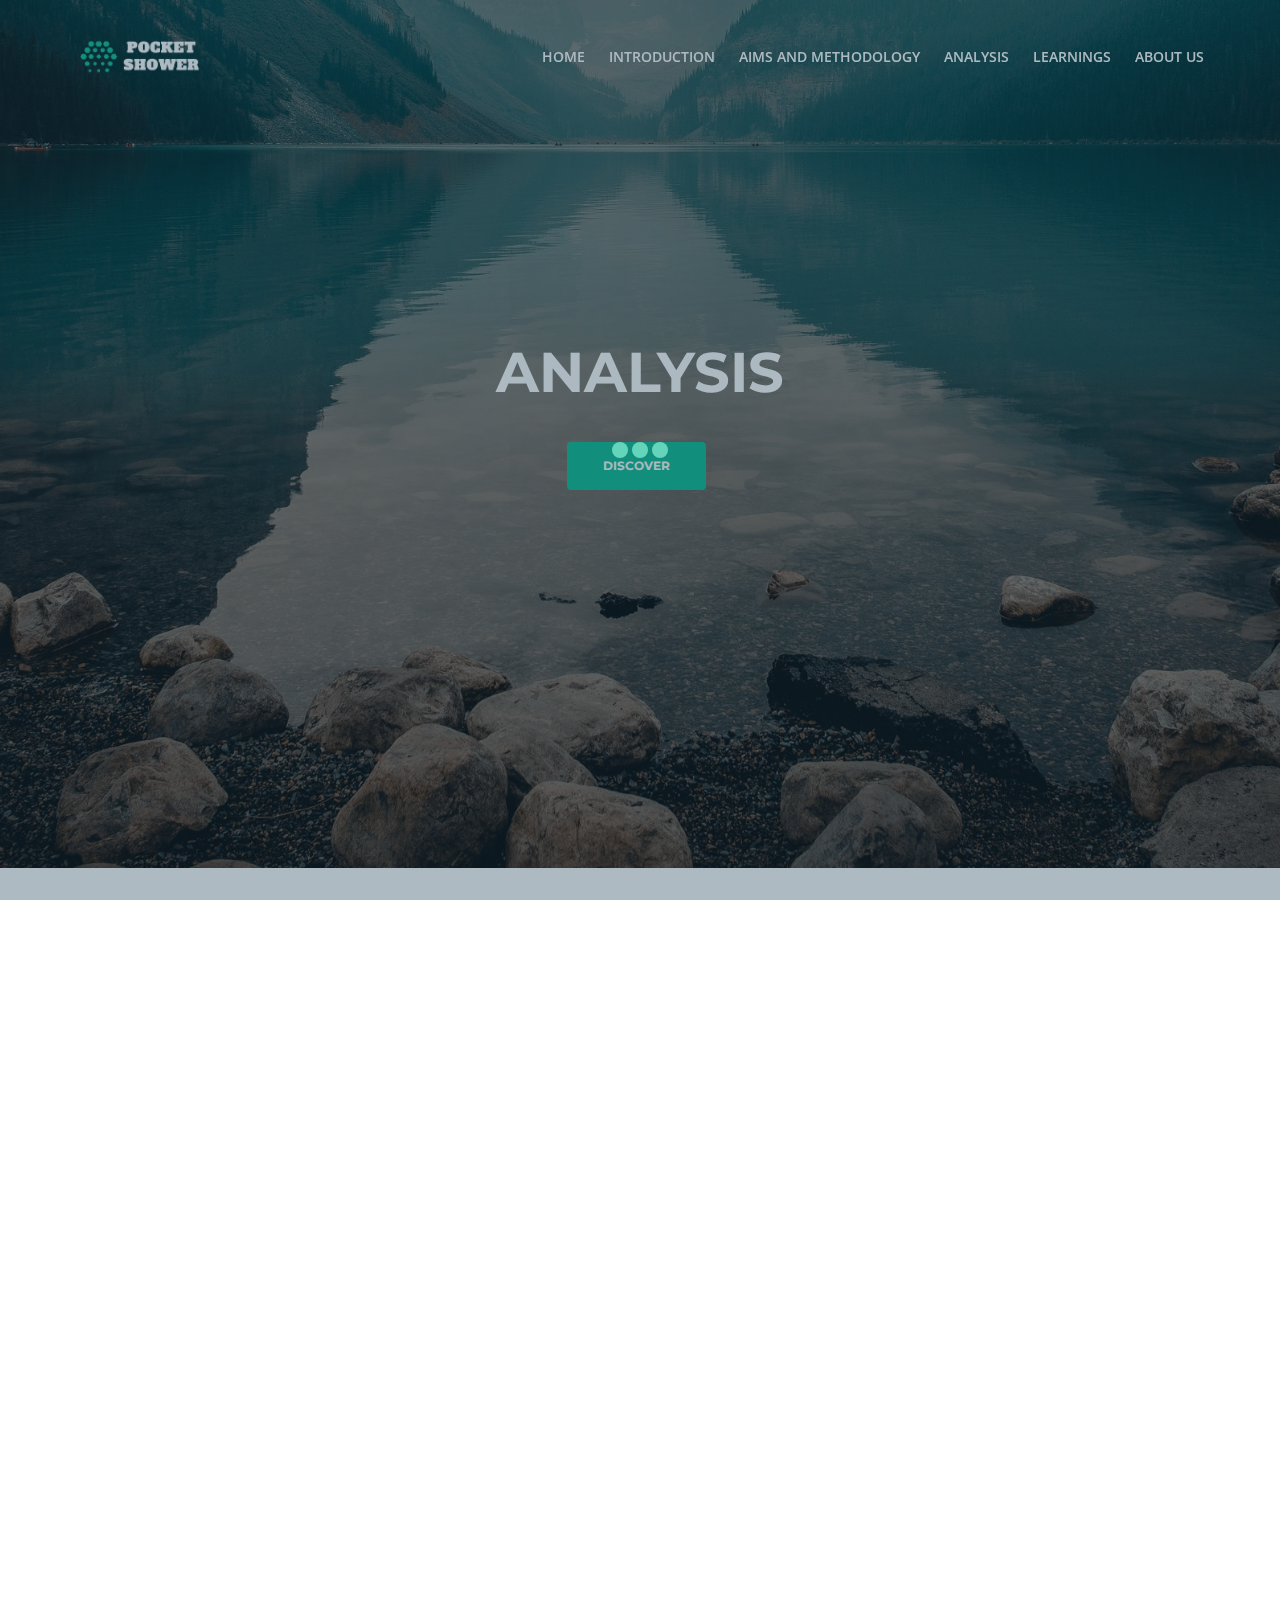
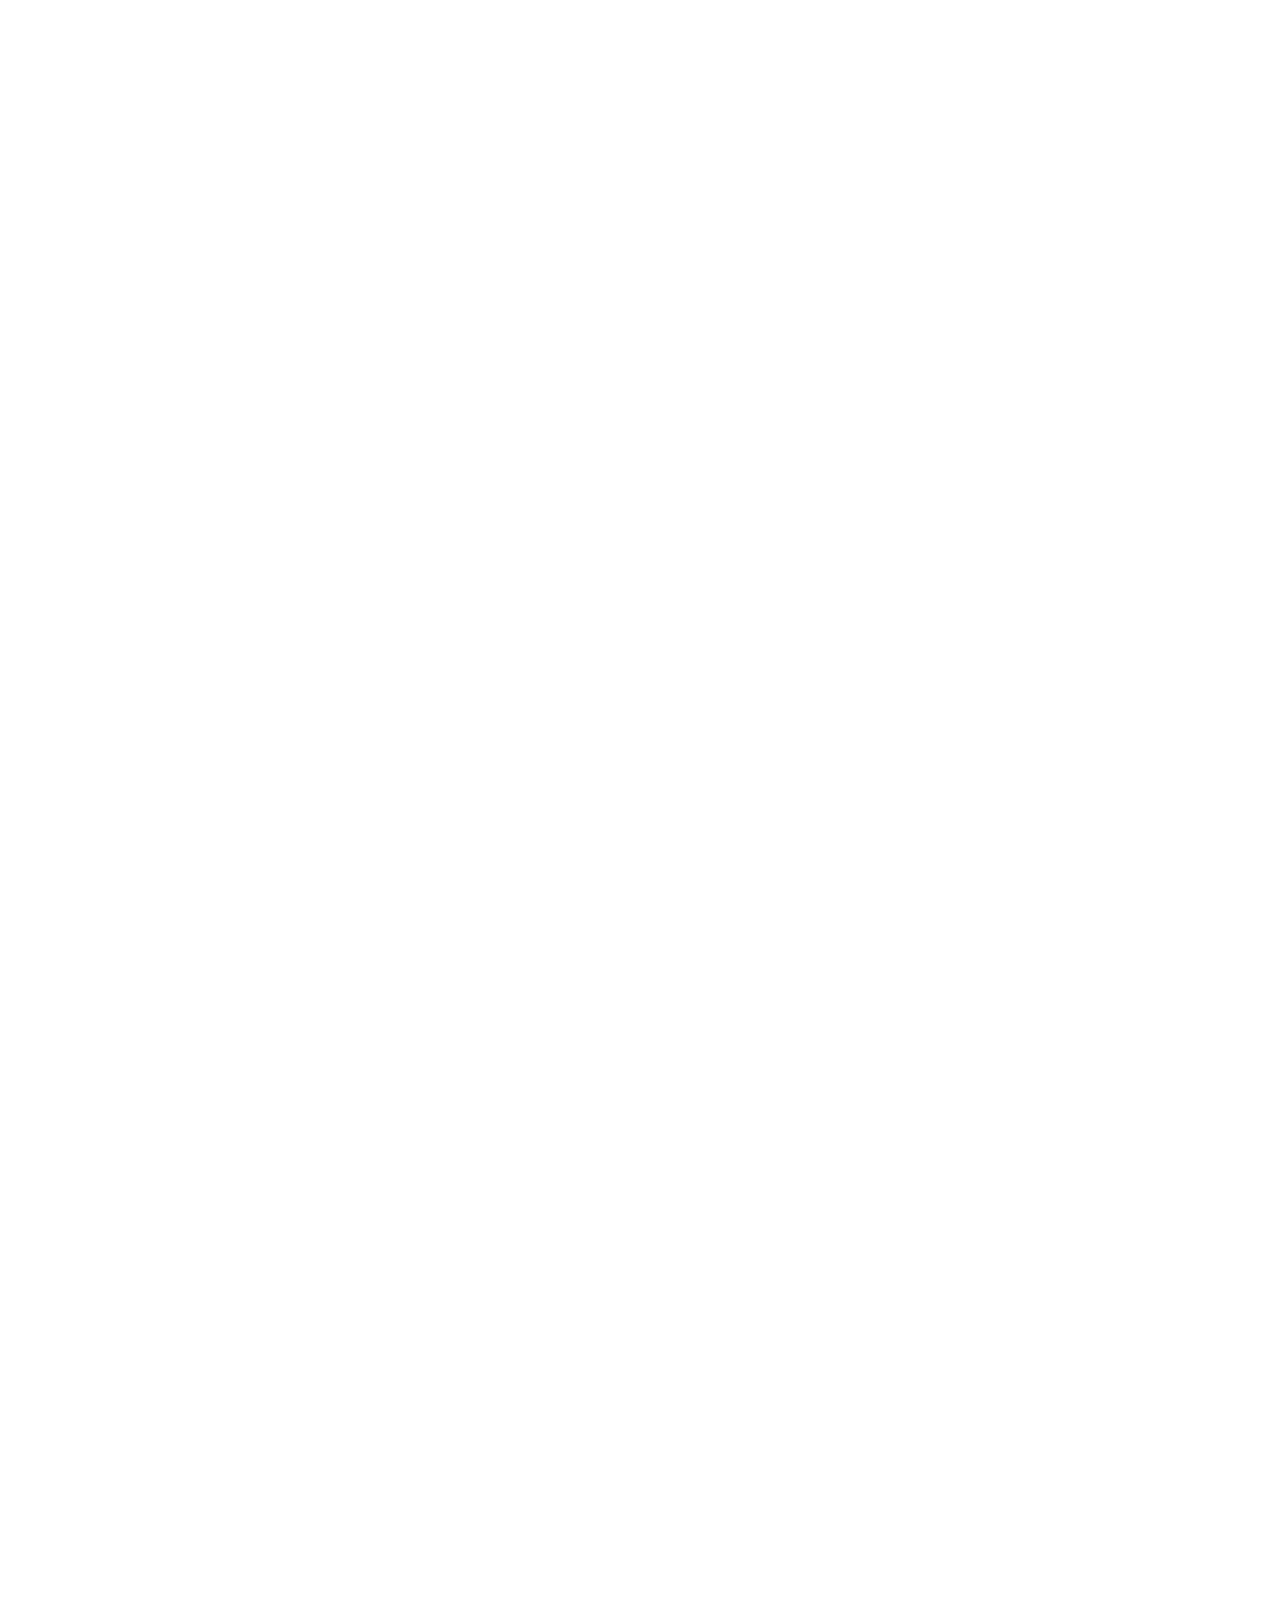
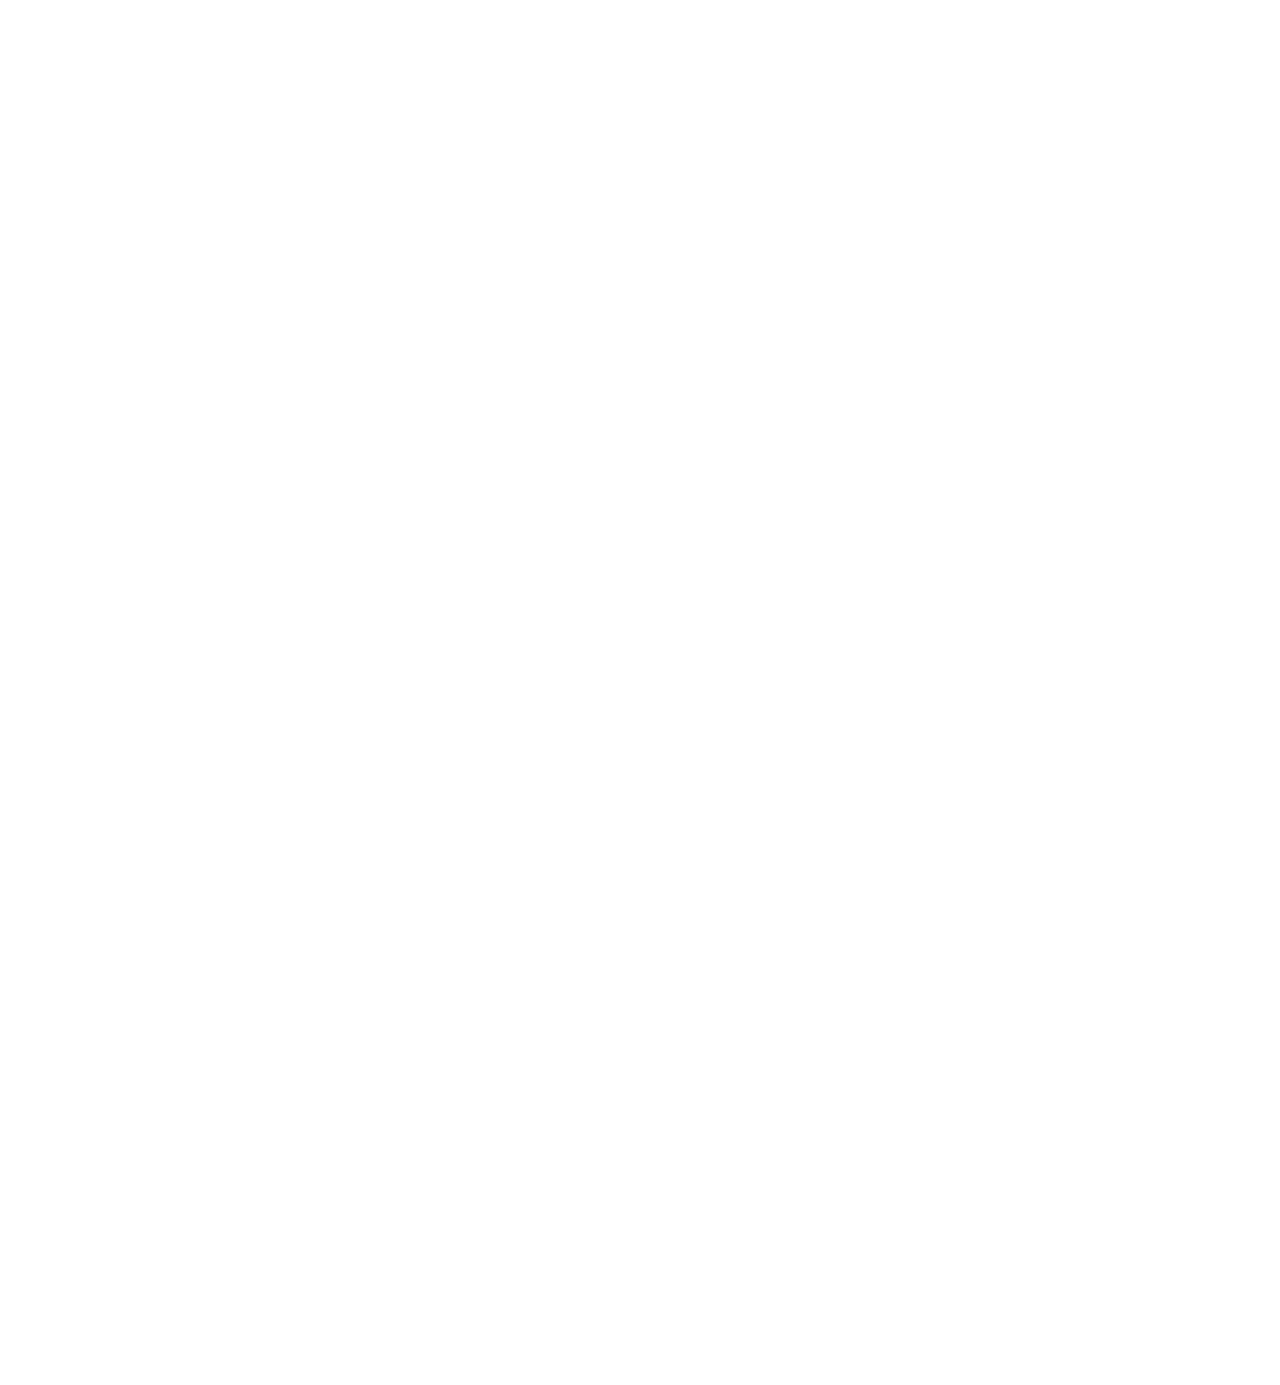
<file: analysis.html>
<!DOCTYPE html>
<html lang="en">

<head>
    <meta charset="utf-8">
    <meta name="viewport" content="width=device-width, initial-scale=1, shrink-to-fit=no">

    <!-- SEO Meta Tags -->
    <meta name="description" content="Aria is a business focused HTML landing page template built with Bootstrap to help you create lead generation websites for companies and their services.">
    <meta name="author" content="Inovatik">

    <!-- OG Meta Tags to improve the way the post looks when you share the page on LinkedIn, Facebook, Google+ -->
    <meta property="og:site_name" content="" />
    <!-- website name -->
    <meta property="og:site" content="" />
    <!-- website link -->
    <meta property="og:title" content="" />
    <!-- title shown in the actual shared post -->
    <meta property="og:description" content="" />
    <!-- description shown in the actual shared post -->
    <meta property="og:image" content="" />
    <!-- image link, make sure it's jpg -->
    <meta property="og:url" content="" />
    <!-- where do you want your post to link to -->
    <meta property="og:type" content="article" />

    <!-- Website Title -->
    <title>POCKET SHOWER</title>

    <!-- Styles -->
    <link href="https://fonts.googleapis.com/css?family=Montserrat:500,700&display=swap&subset=latin-ext" rel="stylesheet">
    <link href="https://fonts.googleapis.com/css?family=Open+Sans:400,400i,600&display=swap&subset=latin-ext" rel="stylesheet">
    <link href="css/bootstrap.css" rel="stylesheet">
    <link href="css/fontawesome-all.css" rel="stylesheet">
    <link href="css/swiper.css" rel="stylesheet">
    <link href="css/magnific-popup.css" rel="stylesheet">
    <link href="css/styles.css" rel="stylesheet">

    <!-- Favicon  -->
    <link rel="icon" href="images/favicon.png">
</head>

<body data-spy="scroll" data-target=".fixed-top">

    <!-- Preloader -->
    <div class="spinner-wrapper">
        <div class="spinner">
            <div class="bounce1"></div>
            <div class="bounce2"></div>
            <div class="bounce3"></div>
        </div>
    </div>
    <!-- end of preloader -->


    <!-- Navbar -->
    <nav class="navbar navbar-expand-md navbar-dark navbar-custom fixed-top">
        <!-- Text Logo - Use this if you don't have a graphic logo -->
        <!-- <a class="navbar-brand logo-text page-scroll" href="index.html">Aria</a> -->

        <!-- Image Logo -->
        <a class="navbar-brand logo-image index" href="index.html"><img src="images/Pocket_shower-removebg-preview.png" alt="alternative"></a>

        <!-- Mobile Menu Toggle Button -->
        <button class="navbar-toggler" type="button" data-toggle="collapse" data-target="#navbarsExampleDefault" aria-controls="navbarsExampleDefault" aria-expanded="false" aria-label="Toggle navigation">
            <span class="navbar-toggler-awesome fas fa-bars"></span>
            <span class="navbar-toggler-awesome fas fa-times"></span>
        </button>
        <!-- end of mobile menu toggle button -->

        <div class="collapse navbar-collapse" id="navbarsExampleDefault">
            <ul class="navbar-nav ml-auto">
                <li class="nav-item">
                    <a class="nav-link page-scroll" href="index.html">HOME <span class="sr-only">(current)</span></a>
                </li>
                <li class="nav-item">
                    <a class="nav-link page-scroll" href="index.html">INTRODUCTION</a>
                </li>
                <li class="nav-item">
                    <a class="nav-link page-scroll" href="methodology.html">AIMS AND METHODOLOGY</a>
                </li>
                <li class="nav-item">
                    <a class="nav-link page-scroll" href="analysis.html">ANALYSIS</a>
                </li>
                <li class="nav-item">
                    <a class="nav-link page-scroll" href="learnings.html">LEARNINGS</a>
                </li>
                <li class="nav-item">
                    <a class="nav-link page-scroll" href="about.html">ABOUT US</a>
                </li>


        </div>
    </nav>
    <!-- end of navbar -->
    <!-- end of navbar -->


    <!-- Header -->
    <header id="header" class="header analysis">
        <div class="header-content">
            <div class="container">
                <div class="row">
                    <div class="col-lg-12">
                        <div class="text-container">
                            <h1 style="color: #ffffff;">ANALYSIS<span id="js-rotating"></span></h1>
                            <p class="p-heading p-large" style="color: #ffffff; padding: 30px 0px; font-size: 30px;">
                                <!-- Correct shower at right place, <br> <br> Portable eco-friendly shower</p> -->
                                <a class="btn-solid-lg page-scroll" href="https://drive.google.com/file/d/1d6LZe8Qt-xXBsPJP0FkFPfS2dv-kKRix/view?usp=sharing" target="_blank">DISCOVER</a>
                        </div>
                    </div>
                    <!-- end of col -->
                </div>
                <!-- end of row -->
            </div>
            <!-- end of container -->
        </div>
        <!-- end of header-content -->
    </header>
    <!-- end of header -->
    <!-- end of header -->



    <!-- About -->
    <div class="ana">
        <div id="about" class="counter">
            <div class="container">
                <div class="row">
                    <div class="col-lg-5 col-xl-6">
                        <div class="image-container">
                            <img class="img-fluidana" src="charts/que_01.png" alt="Charts">
                        </div>
                        <!-- end of image-container -->
                    </div>
                    <!-- end of col -->
                    <div class="col-lg-7 col-xl-6">
                        <div class="text-container">
                            <!-- <div class="section-title">ABOUT</div> -->
                            <h2>Age</h2>
                            <p>As you can see, we did our little creativity for the respondents so that they don’t feel more bored by this survey. We first asked about age to all the respondents and by the data we get, it is pretty obvious that the survey
                                has reached the younger people whose age is between 18 and 25, it is very beneficial for the product because young people happen to go hiking and for travelers. We also get the data for the below 18 but they are nearly
                                to the age 18. Very few people’s age was above 25. Overall, the survey reached the most people who can use our product more in their daily life.</p>
                            <!-- <ul class="list-unstyled li-space-lg">
                            <li class="media">
                                <i class="fas fa-square"></i>
                                <div class="media-body">Everything we recommend has direct positive impact</div>
                            </li>
                            <li class="media">
                                <i class="fas fa-square"></i>
                                <div class="media-body">You will become an important partner of our company</div>
                            </li>
                        </ul> -->

                            <!-- Counter -->
                            <div id="counter">
                                <div class="cell">
                                    <div class="counter-value number-count" data-count="96">96</div>
                                    <div class="counter-info">Responses</div>
                                </div>
                                <div class="cell">
                                    <div class="counter-value number-count" data-count="68">68</div>
                                    <div class="counter-info">People were<br>Young</div>
                                </div>
                                <div class="cell">
                                    <div class="counter-value number-count" data-count="78">78</div>
                                    <div class="counter-info">People<br>Interested in<br>such product</div>
                                </div>
                            </div>
                            <!-- end of counter -->

                        </div>
                        <!-- end of text-container -->
                    </div>
                    <!-- end of col -->
                </div>
                <!-- end of row -->
            </div>
            <!-- end of container -->
        </div>
        <!-- end of counter -->
        <!-- end of about -->



        <!-- About_02 -->
        <div id="about" class="counter">
            <div class="container">
                <div class="row">

                    <!-- end of col -->
                    <div class="col-lg-7 col-xl-6">
                        <div class="text-container">
                            <!-- <div class="section-title">ABOUT</div> -->
                            <h2>Times respondents go for camping or hiking in a year </h2>
                            <p>Since, this survey was conducted at the time of the pandemic, we could consider it also a factor where about a year more of the people have not gone to more often tourist places for camping or hiking. So, times of camping or
                                hiking might be less than we expected. So as the data shows, most of the people go for like 1 time and about 2 or 4 times. There are also more people who don't go camping or hiking.
                            </p>

                        </div>
                        <!-- end of text-container -->
                    </div>
                    <div class="col-lg-5 col-xl-6">
                        <div class="image-container">
                            <img class="img-fluidana" src="charts/que_02.png" alt="Charts">
                        </div>
                        <!-- end of image-container -->
                    </div>
                    <!-- end of col -->
                </div>
                <!-- end of row -->
            </div>
            <!-- end of container -->
        </div>
        <!-- end of counter -->
        <!-- end of about -->


        <!-- About-03 -->
        <div id="about" class="counter">
            <div class="container">
                <div class="row">
                    <div class="col-lg-5 col-xl-6">
                        <div class="image-container">
                            <img class="img-fluidana" src="charts/que_03.png" alt="Charts">
                        </div>
                        <!-- end of image-container -->
                    </div>
                    <!-- end of col -->
                    <div class="col-lg-7 col-xl-6">
                        <div class="text-container">
                            <!-- <div class="section-title">ABOUT</div> -->
                            <h2>Time to spend with nature during the travel in a year</h2>
                            <p>We also asked respondents how many times a Year they spend time with nature because people do not spend time with nature only by going hiking and camping, that's why we asked another question. So as the data we get, we can
                                say if a product comes into the market it is going to prove more useful to many people.</p>


                        </div>
                        <!-- end of text-container -->
                    </div>
                    <!-- end of col -->
                </div>
                <!-- end of row -->
            </div>
            <!-- end of container -->
        </div>
        <!-- end of counter -->
        <!-- end of about -->

        <!-- About_04 -->
        <div id="about" class="counter">
            <div class="container">
                <div class="row">

                    <!-- end of col -->
                    <div class="col-lg-7 col-xl-6">
                        <div class="text-container">
                            <!-- <div class="section-title">ABOUT</div> -->
                            <h2>Possible to take showers</h2>
                            <p>We asked our respondents if they are able to find clean water to take shower in their wonderful travel journey. We get affirmative for the only 1 of the 4th parts of the respondents, but We got negative responses from most
                                of the respondents, so it is a problem for the people, that’s why it's the best product to introduce to the more people.</p>


                        </div>
                        <!-- end of text-container -->
                    </div>
                    <div class="col-lg-5 col-xl-6">
                        <div class="image-container">
                            <img class="img-fluidana" src="charts/que_04.png" alt="Charts">
                        </div>
                        <!-- end of image-container -->
                    </div>
                    <!-- end of col -->
                </div>
                <!-- end of row -->
            </div>
            <!-- end of container -->
        </div>
        <!-- end of counter -->
        <!-- end of about -->

        <!-- About-05 -->
        <div id="about" class="counter">
            <div class="container">
                <div class="row">
                    <div class="col-lg-5 col-xl-6">
                        <div class="image-container">
                            <img class="img-fluidana" src="charts/que_05.png" alt="Charts">
                        </div>
                        <!-- end of image-container -->
                    </div>
                    <!-- end of col -->
                    <div class="col-lg-7 col-xl-6">
                        <div class="text-container">
                            <!-- <div class="section-title">ABOUT</div> -->
                            <h2>Source of the clean water for drinking</h2>
                            <p>To find the clean source of the water drinking purpose it is very difficult to find. And we also got answer as NO form the major people, so it is certain that drinking water is also an issue during the time of the trip.
                            </p>


                        </div>
                        <!-- end of text-container -->
                    </div>
                    <!-- end of col -->
                </div>
                <!-- end of row -->
            </div>
            <!-- end of container -->
        </div>
        <!-- end of counter -->
        <!-- end of about -->

        <!-- About_06 -->
        <div id="about" class="counter">
            <div class="container">
                <div class="row">

                    <!-- end of col -->
                    <div class="col-lg-7 col-xl-6">
                        <div class="text-container">
                            <!-- <div class="section-title">ABOUT</div> -->
                            <h2>Interest in such product that can solve issues of showers and in drinking clean water</h2>
                            <p>This question about the interest in such products that can provide showers and drinking of clean water. We asked them if they are interested in such products. We got a huge response from YES for the products, it shows that
                                if we introduce our product in the market then it's definitely going to sell.
                            </p>


                        </div>
                        <!-- end of text-container -->
                    </div>
                    <div class="col-lg-5 col-xl-6">
                        <div class="image-container">
                            <img class="img-fluidana" src="charts/que_06.png" alt="Charts">
                        </div>
                        <!-- end of image-container -->
                    </div>
                    <!-- end of col -->
                </div>
                <!-- end of row -->
            </div>
            <!-- end of container -->
        </div>
        <!-- end of counter -->
        <!-- end of about -->


        <!-- About-07 -->
        <div id="about" class="counter">
            <div class="container">
                <div class="row">
                    <div class="col-lg-5 col-xl-6">
                        <div class="image-container">
                            <img class="img-fluidana" src="charts/que_07.png" alt="Charts">
                        </div>
                        <!-- end of image-container -->
                    </div>
                    <!-- end of col -->
                    <div class="col-lg-7 col-xl-6">
                        <div class="text-container">
                            <div class="section-title">ABOUT</div>
                            <h2>Product price</h2>
                            <p>We also have to keep in mind that the price of the product affects the product, that’s why we asked a question about how much price can travelers spend on the product for their marvelous journey. According to the data we got
                                most people spend around 1000 to 3000 Rupees for their required equipment.
                            </p>


                        </div>
                        <!-- end of text-container -->
                    </div>
                    <!-- end of col -->
                </div>
                <!-- end of row -->
            </div>
            <!-- end of container -->
        </div>
        <!-- end of counter -->
        <!-- end of about -->


        <!-- Footer -->
        <div class="footer">
            <div class="container">
                <div class="row">
                    <div class="col-md-6">
                        <div class="text-container about">
                            <h4>Few Words About Pocket Shower</h4>
                            <p class="white">We're passionate about delivering the best business growth services for companies just starting out as startups or industry players that have established their market position a long tima ago.</p>
                        </div>
                        <!-- end of text-container -->
                    </div>
                    <!-- end of col -->
                    <div class="col-md-2">
                        <div class="text-container">
                            <h4>Links</h4>
                            <ul class="list-unstyled li-space-lg white">
                                <li>
                                    <a class="white" href="#your-link">pocketShower.com</a>
                                </li>
                                <li>
                                    <a class="white" href="terms-conditions.html">Terms & Conditions</a>
                                </li>
                                <li>
                                    <a class="white" href="privacy-policy.html">Privacy Policy</a>
                                </li>
                            </ul>
                        </div>
                        <!-- end of text-container -->
                    </div>
                    <!-- end of col -->
                    <!-- <div class="col-md-2">
                    <div class="text-container">
                        <h4>Tools</h4>
                        <ul class="list-unstyled li-space-lg">
                            <li>
                                <a class="white" href="#your-link">businessgrowth.com</a>
                            </li>
                            <li>
                                <a class="white" href="#your-link">influencers.com</a>
                            </li>
                            <li class="media">
                                <a class="white" href="#your-link">optimizer.net</a>
                            </li>
                        </ul>
                    </div> -->
                    <!-- end of text-container -->
                    <!-- </div> -->
                    <!-- end of col -->
                    <div class="col-md-2">
                        <div class="text-container">
                            <h4>Partners</h4>
                            <ul class="list-unstyled li-space-lg">
                                <li>
                                    <a class="white" href="#your-link">netlify.com</a>
                                </li>
                                <li>
                                    <a class="white" href="#your-link">github.com</a>
                                </li>
                                <li>
                                    <!-- <a class="white" href="#your-link">association.gov</a> -->
                                </li>
                            </ul>
                        </div>
                        <!-- end of text-container -->
                    </div>
                    <!-- end of col -->
                </div>
                <!-- end of row -->
            </div>
            <!-- end of container -->
        </div>
        <!-- end of footer -->
        <!-- end of footer -->
    </div>

    <!-- Copyright -->
    <div class="copyright">
        <div class="container">
            <div class="row">
                <div class="col-lg-12">
                    <!-- <p class="p-small">Copyright © 2020 <a href="#https://inovatik.com">Pocket Shower</a></p> -->
                </div>
                <!-- end of col -->
            </div>
            <!-- enf of row -->
        </div>
        <!-- end of container -->
    </div>
    <!-- end of copyright -->
    <!-- end of copyright -->


    <!-- Scripts -->
    <script src="js/jquery.min.js"></script>
    <!-- jQuery for Bootstrap's JavaScript plugins -->
    <script src="js/popper.min.js"></script>
    <!-- Popper tooltip library for Bootstrap -->
    <script src="js/bootstrap.min.js"></script>
    <!-- Bootstrap framework -->
    <script src="js/jquery.easing.min.js"></script>
    <!-- jQuery Easing for smooth scrolling between anchors -->
    <script src="js/swiper.min.js"></script>
    <!-- Swiper for image and text sliders -->
    <script src="js/jquery.magnific-popup.js"></script>
    <!-- Magnific Popup for lightboxes -->
    <script src="js/morphext.min.js"></script>
    <!-- Morphtext rotating text in the header -->
    <script src="js/isotope.pkgd.min.js"></script>
    <!-- Isotope for filter -->
    <script src="js/validator.min.js"></script>
    <!-- Validator.js - Bootstrap plugin that validates forms -->
    <script src="js/scripts.js"></script>
    <!-- Custom scripts -->
</body>

</html>
</file>
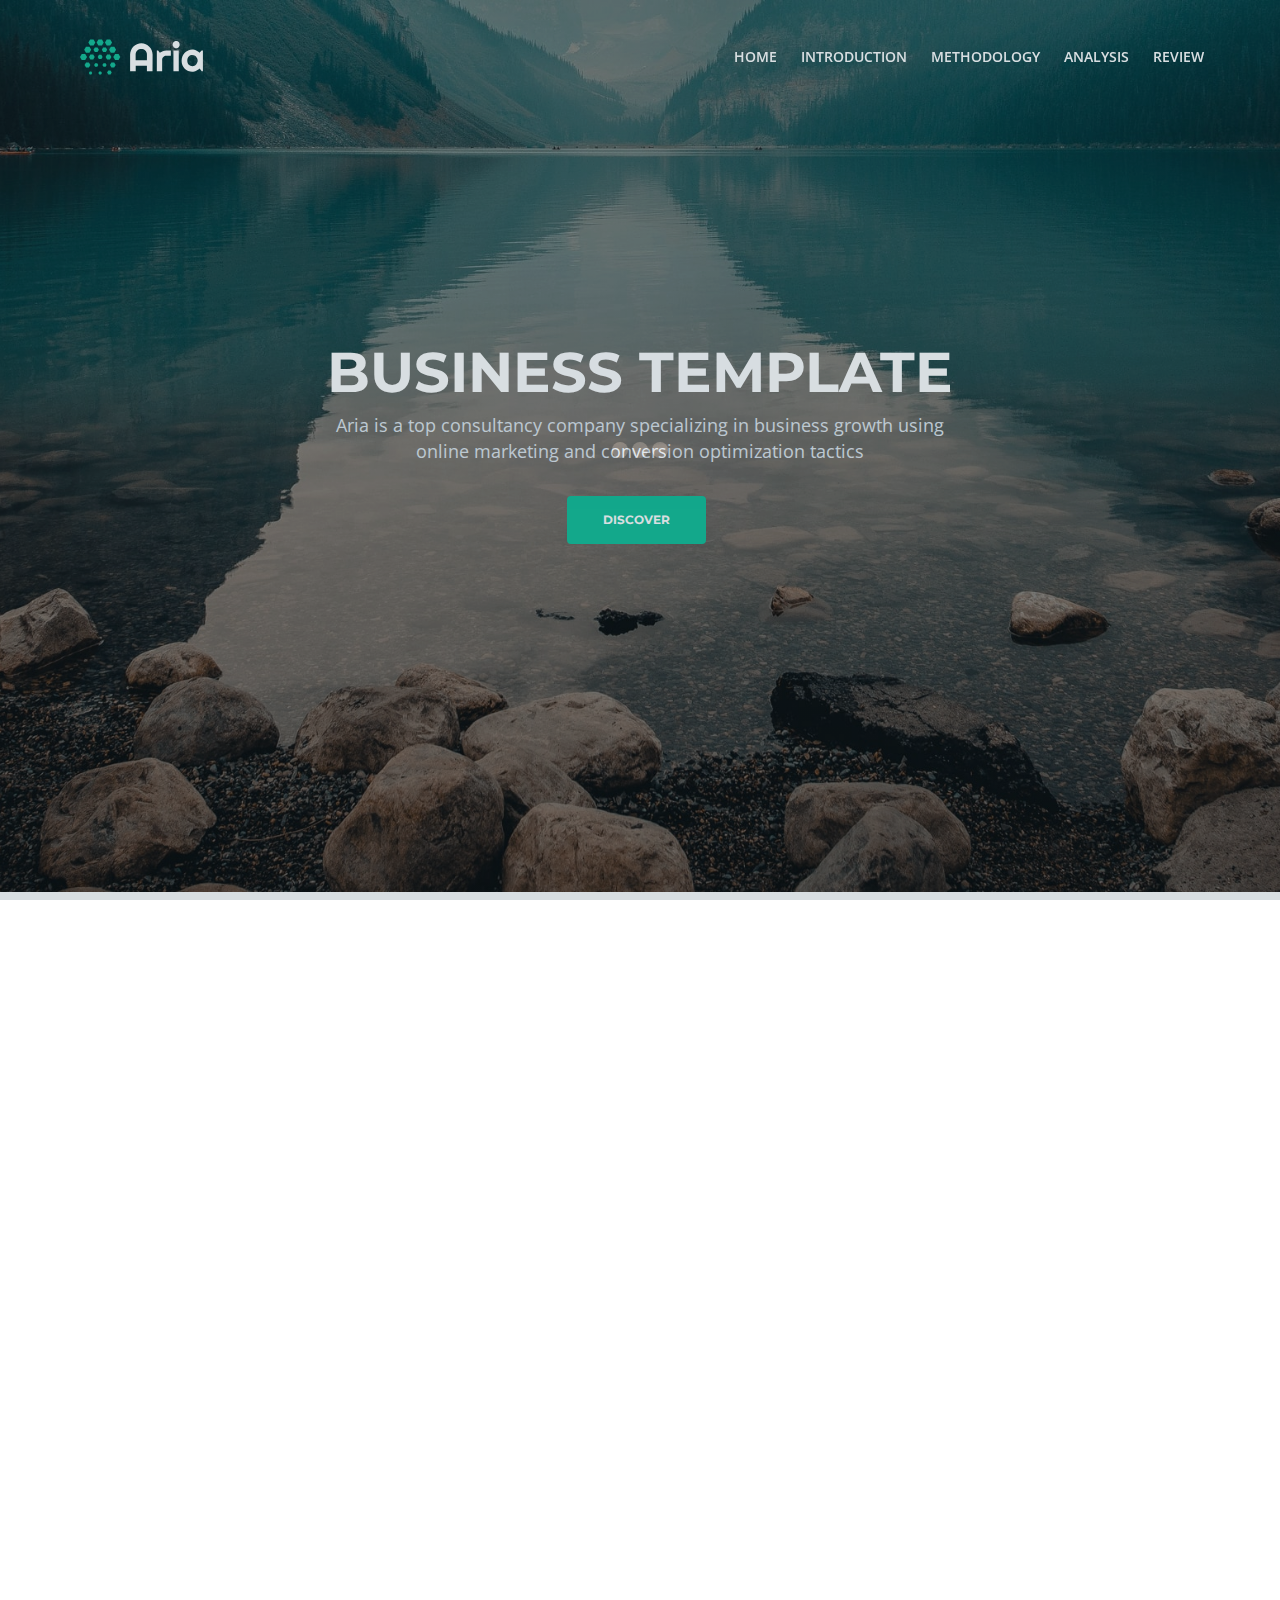
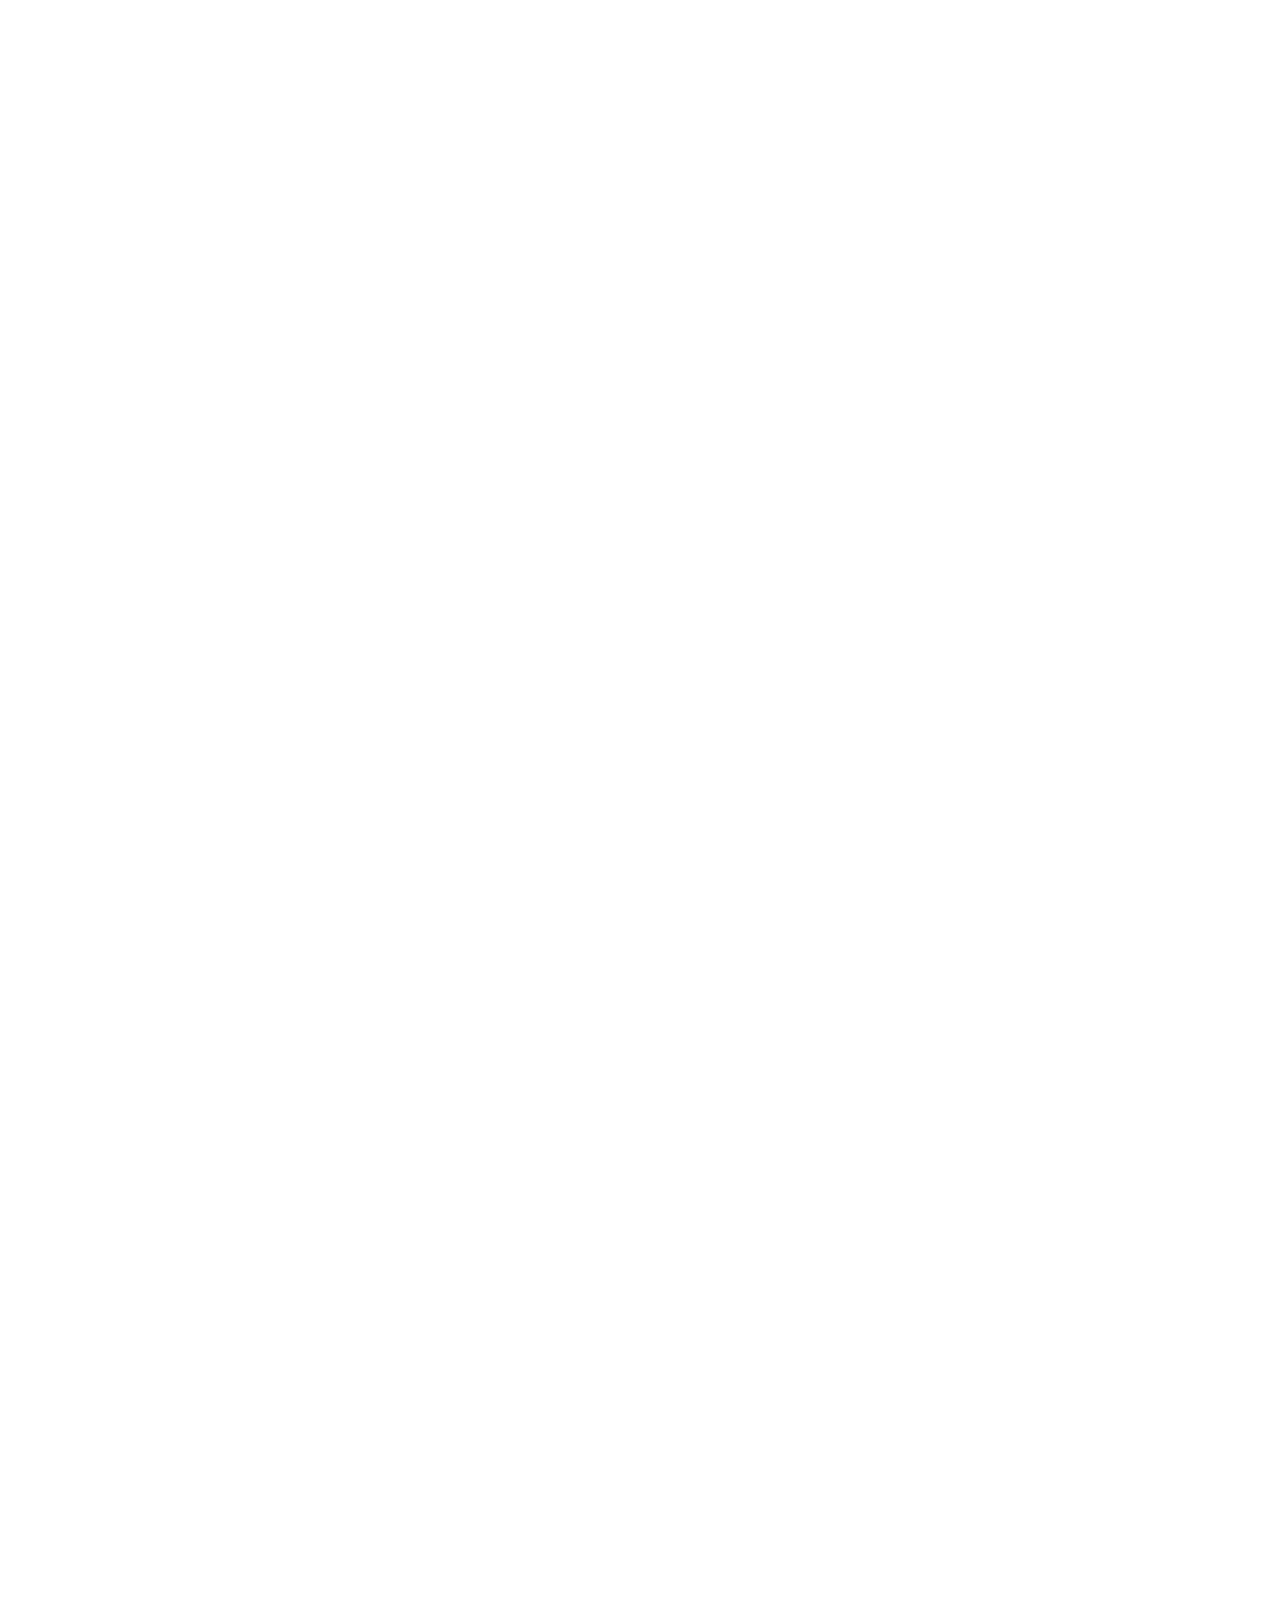
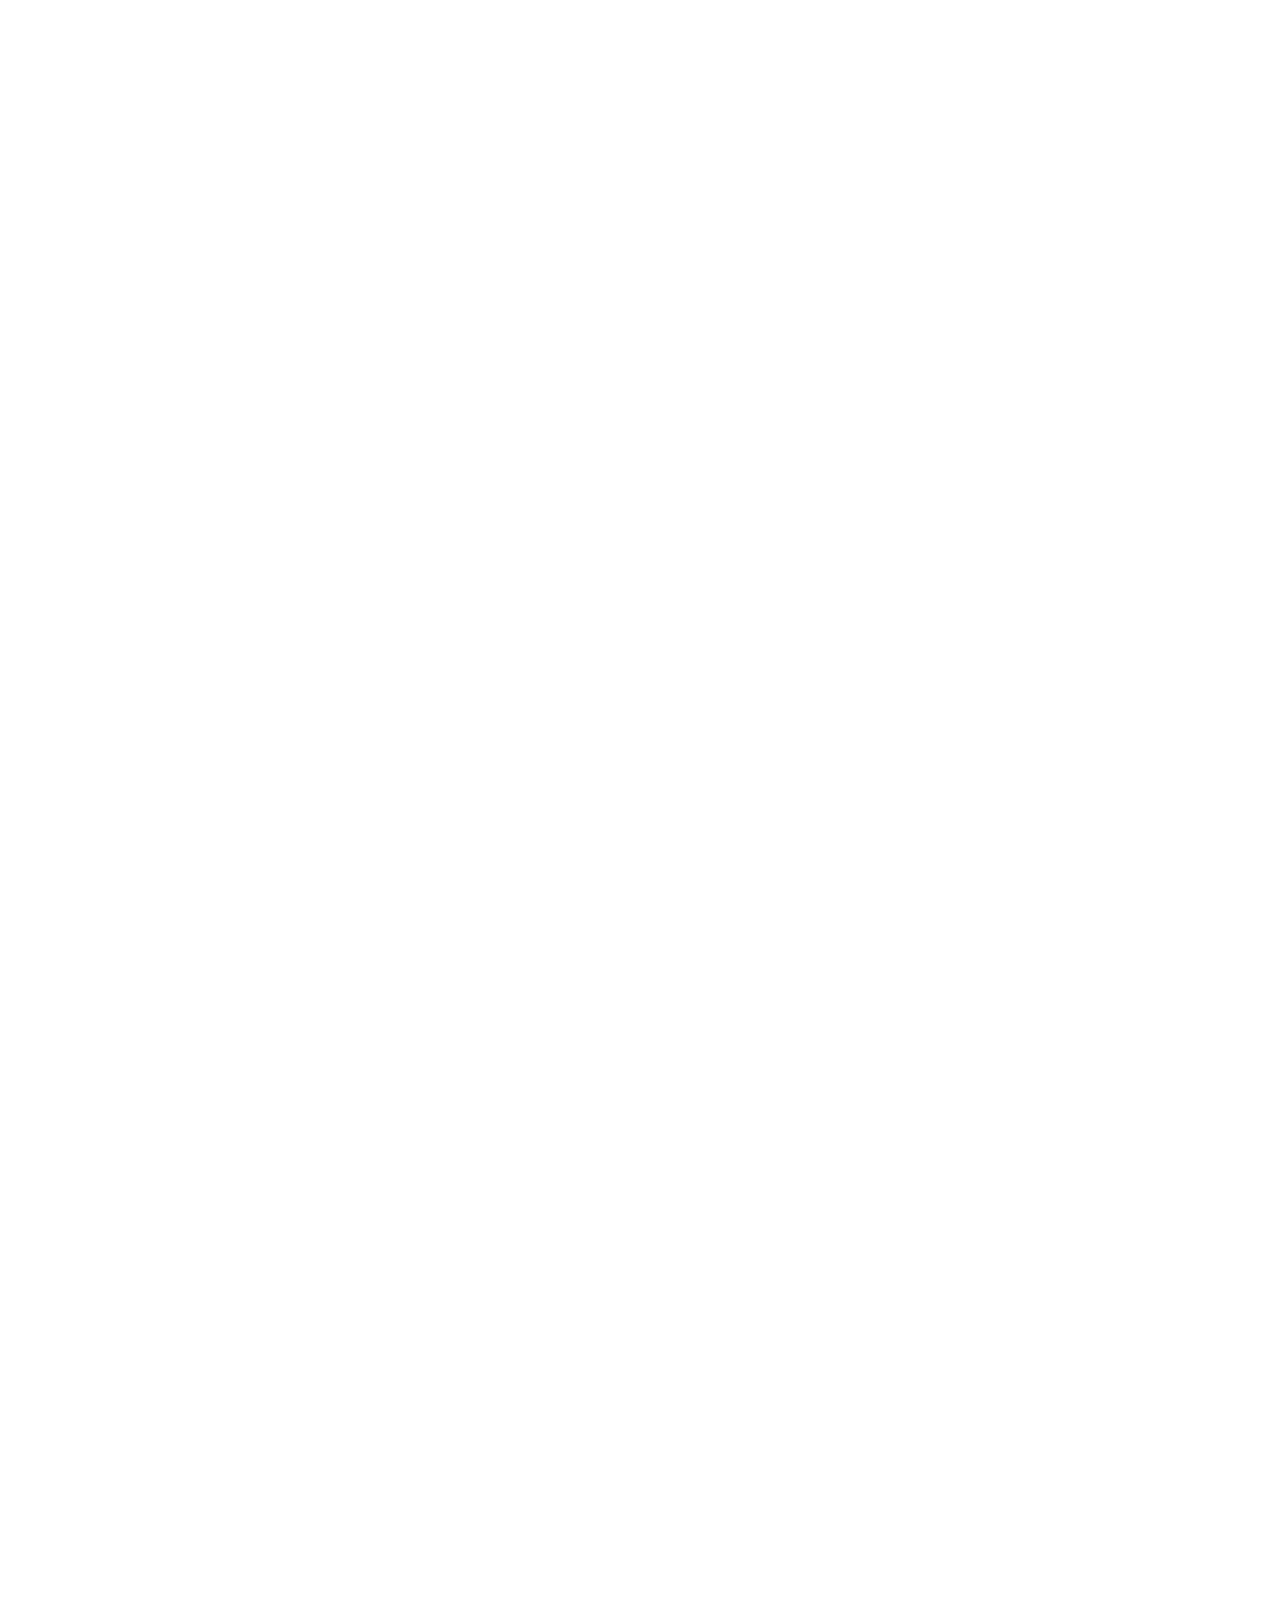
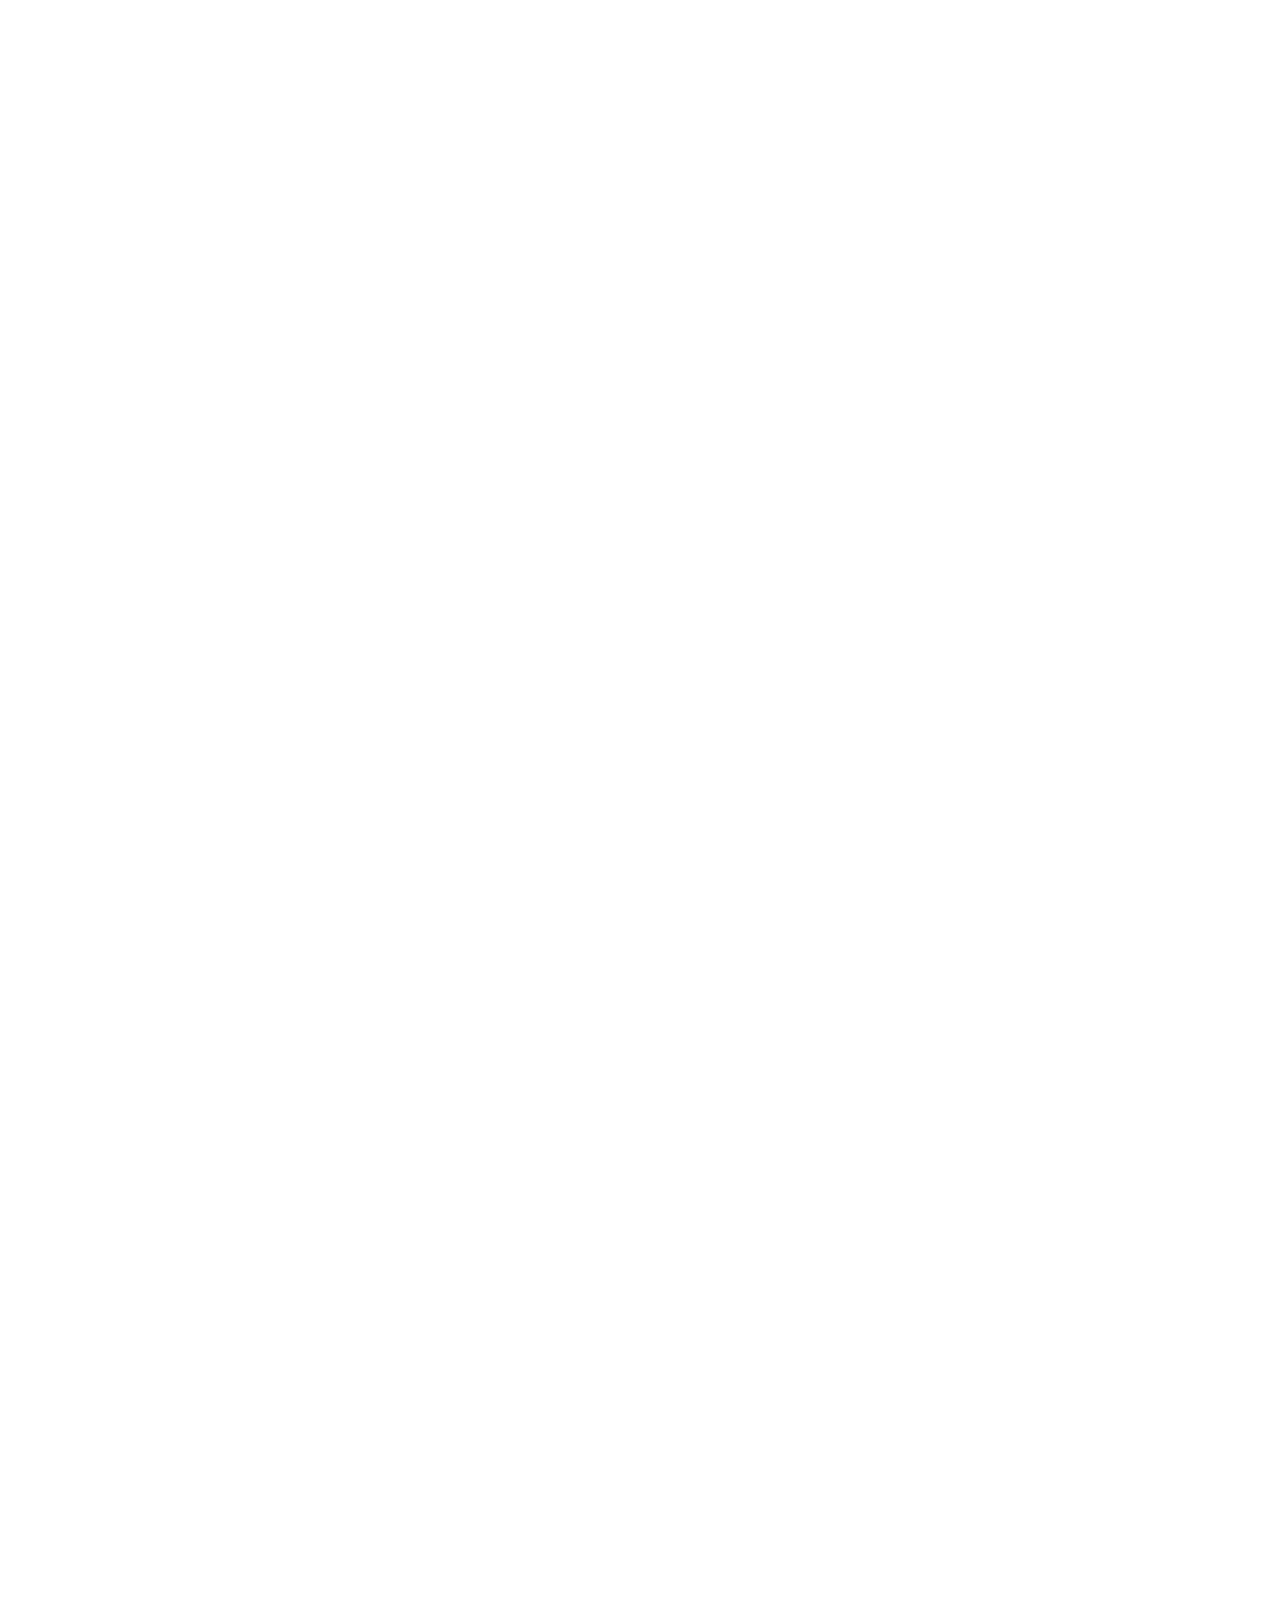
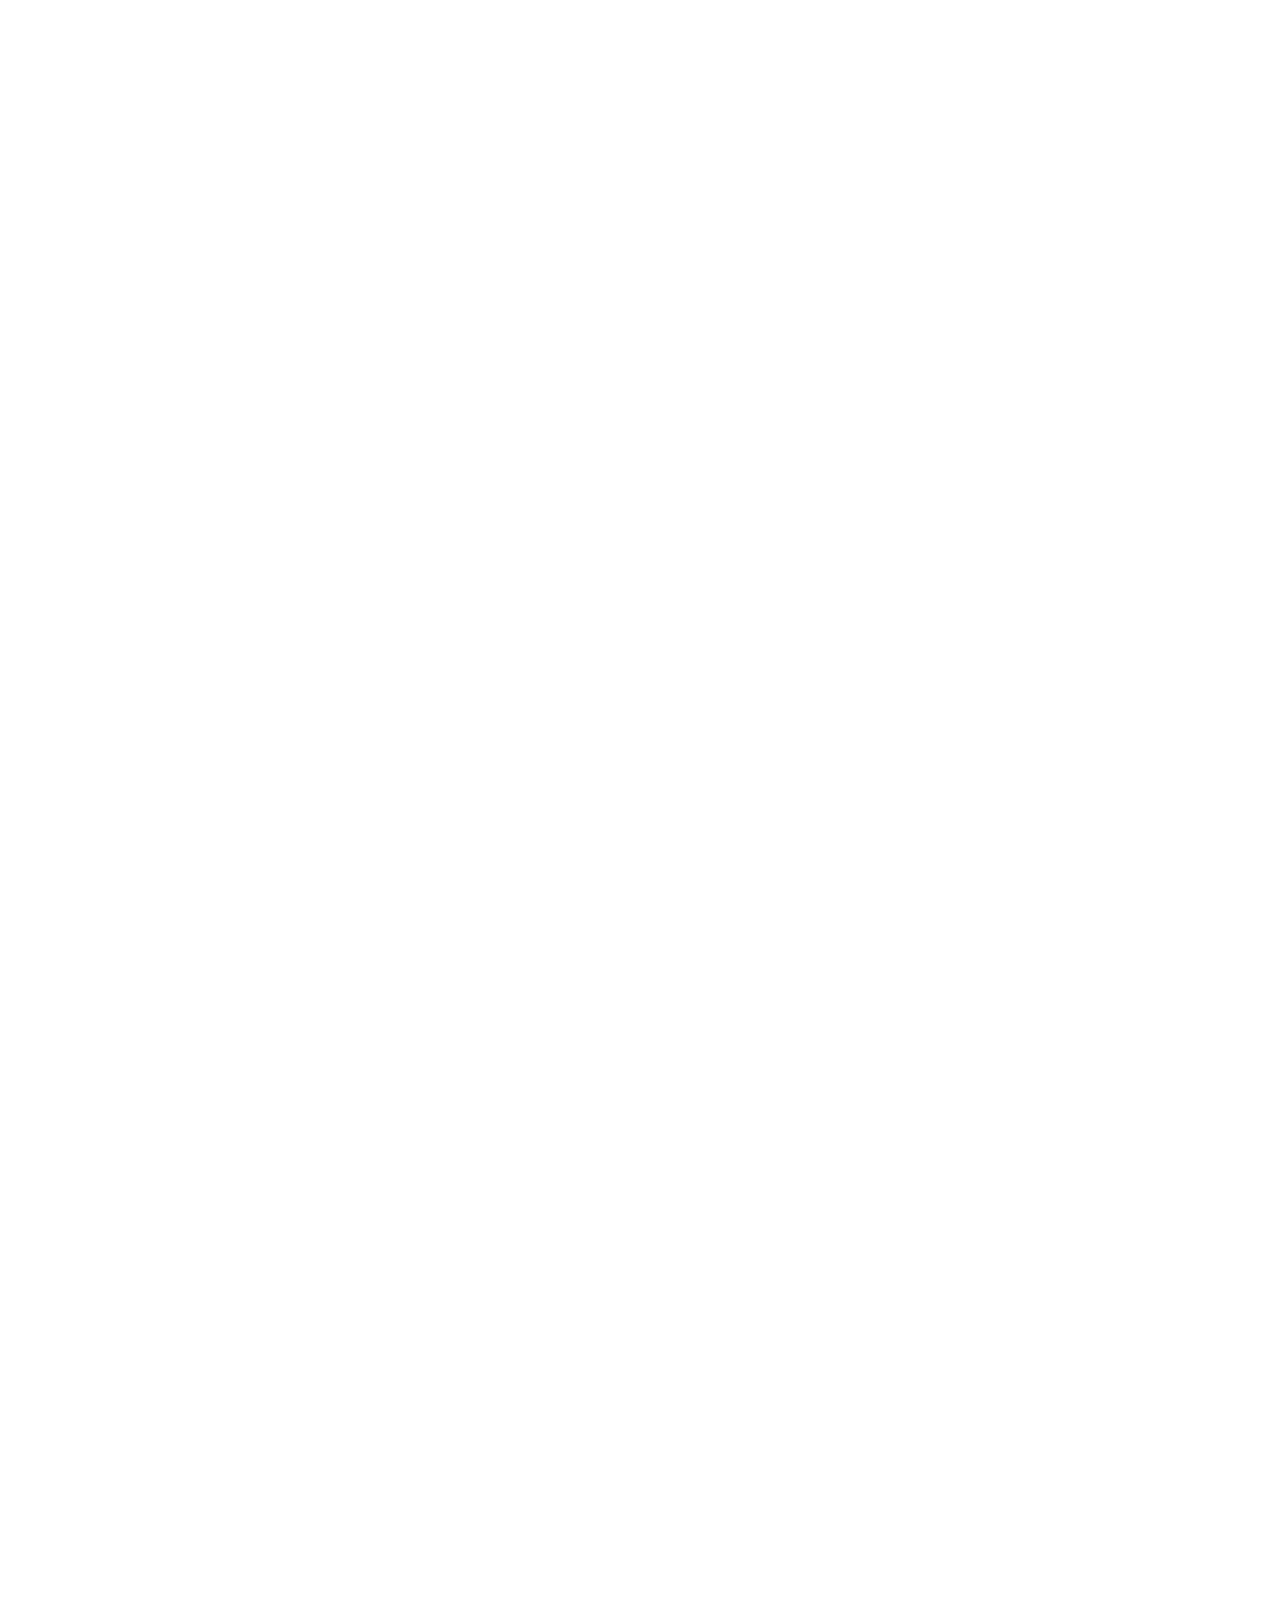
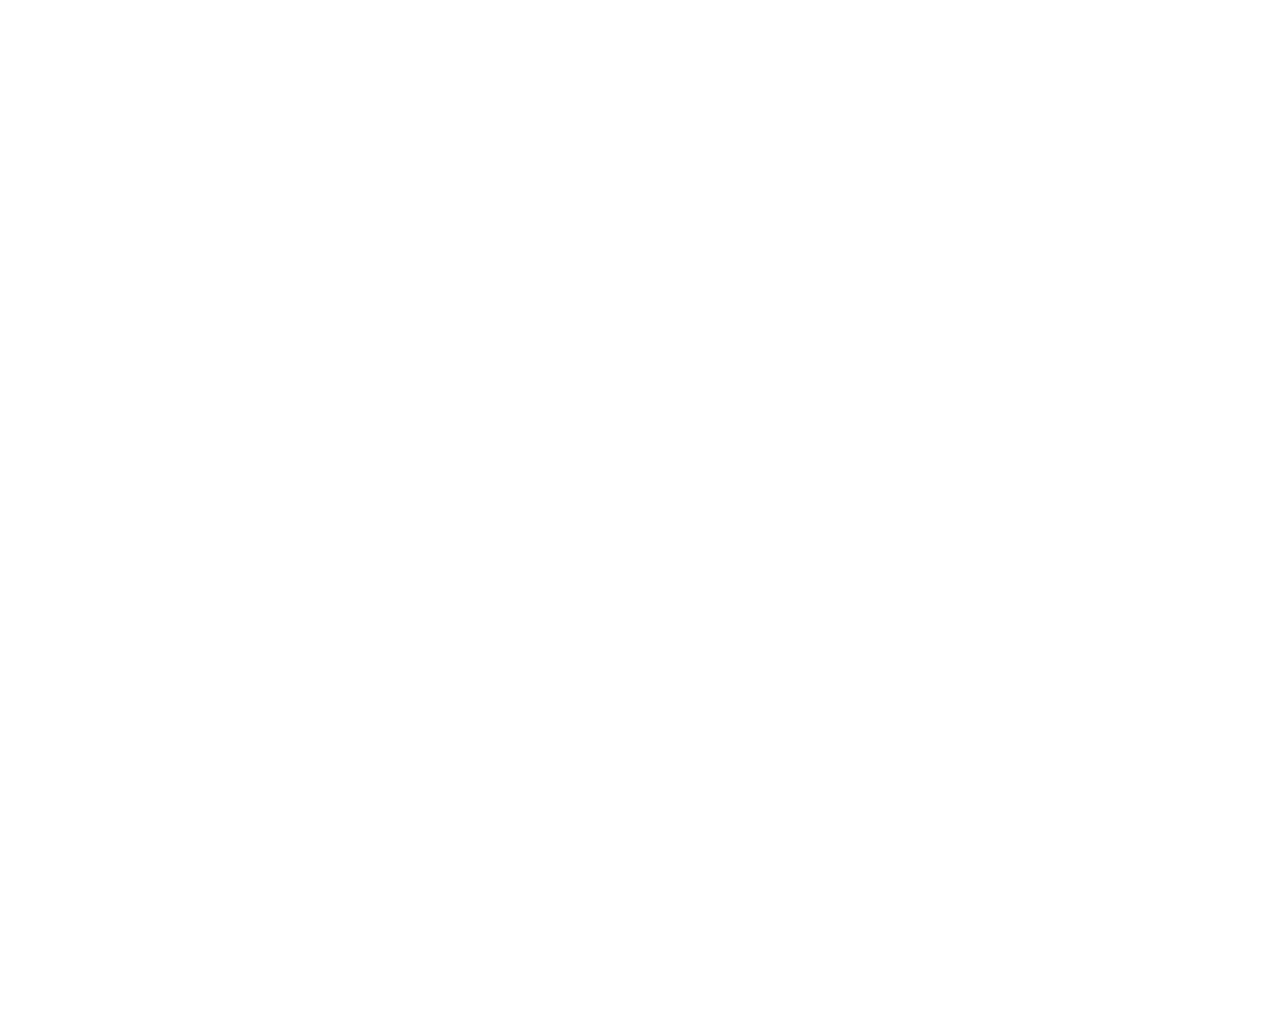
<file: index_01.html>
<!DOCTYPE html>
<html lang="en">

<head>
    <meta charset="utf-8">
    <meta name="viewport" content="width=device-width, initial-scale=1, shrink-to-fit=no">

    <!-- SEO Meta Tags -->
    <meta name="description" content="Aria is a business focused HTML landing page template built with Bootstrap to help you create lead generation websites for companies and their services.">
    <meta name="author" content="Inovatik">

    <!-- OG Meta Tags to improve the way the post looks when you share the page on LinkedIn, Facebook, Google+ -->
    <meta property="og:site_name" content="" />
    <!-- website name -->
    <meta property="og:site" content="" />
    <!-- website link -->
    <meta property="og:title" content="" />
    <!-- title shown in the actual shared post -->
    <meta property="og:description" content="" />
    <!-- description shown in the actual shared post -->
    <meta property="og:image" content="" />
    <!-- image link, make sure it's jpg -->
    <meta property="og:url" content="" />
    <!-- where do you want your post to link to -->
    <meta property="og:type" content="article" />

    <!-- Website Title -->
    <title>POCKET SHOWER</title>

    <!-- Styles -->
    <link href="https://fonts.googleapis.com/css?family=Montserrat:500,700&display=swap&subset=latin-ext" rel="stylesheet">
    <link href="https://fonts.googleapis.com/css?family=Open+Sans:400,400i,600&display=swap&subset=latin-ext" rel="stylesheet">
    <link href="css/bootstrap.css" rel="stylesheet">
    <link href="css/fontawesome-all.css" rel="stylesheet">
    <link href="css/swiper.css" rel="stylesheet">
    <link href="css/magnific-popup.css" rel="stylesheet">
    <link href="css/styles.css" rel="stylesheet">

    <!-- Favicon  -->
    <link rel="icon" href="images/favicon.png">
    <link id='GoogleFontsLink' href='https://fonts.googleapis.com/css?family=Open Sans' rel='stylesheet' type='text/css'>

    <script>
        WebFontConfig = {
            google: {
                families: ["Open Sans", ]
            },
            active: function() {
                DrawTheChart(ChartData, ChartOptions, "chart-01", "PolarArea")
            }
        };
    </script>
    <script asyn src="https://charts.livegap.com/js/webfont.js">
    </script>
    <script src="https://charts.livegap.com/js/Chart.min.js"></script>
    <script>
        function DrawTheChart(ChartData, ChartOptions, ChartId, ChartType) {
            eval('var myLine = new Chart(document.getElementById(ChartId).getContext("2d")).' + ChartType + '(ChartData,ChartOptions);document.getElementById(ChartId).getContext("2d").stroke();')
        }
    </script>
</head>

<body data-spy="scroll" data-target=".fixed-top">

    <!-- Preloader -->
    <div class="spinner-wrapper">
        <div class="spinner">
            <div class="bounce1"></div>
            <div class="bounce2"></div>
            <div class="bounce3"></div>
        </div>
    </div>
    <!-- end of preloader -->


    <!-- Navbar -->
    <nav class="navbar navbar-expand-md navbar-dark navbar-custom fixed-top">
        <!-- Text Logo - Use this if you don't have a graphic logo -->
        <!-- <a class="navbar-brand logo-text page-scroll" href="index.html">Aria</a> -->

        <!-- Image Logo -->
        <a class="navbar-brand logo-image" href="index.html"><img src="images/logo.svg" alt="alternative"></a>

        <!-- Mobile Menu Toggle Button -->
        <button class="navbar-toggler" type="button" data-toggle="collapse" data-target="#navbarsExampleDefault" aria-controls="navbarsExampleDefault" aria-expanded="false" aria-label="Toggle navigation">
            <span class="navbar-toggler-awesome fas fa-bars"></span>
            <span class="navbar-toggler-awesome fas fa-times"></span>
        </button>
        <!-- end of mobile menu toggle button -->

        <div class="collapse navbar-collapse" id="navbarsExampleDefault">
            <ul class="navbar-nav ml-auto">
                <li class="nav-item">
                    <a class="nav-link page-scroll" href="index.html">HOME <span class="sr-only">(current)</span></a>
                </li>
                <li class="nav-item">
                    <a class="nav-link page-scroll" href="#intro">INTRODUCTION</a>
                </li>
                <li class="nav-item">
                    <a class="nav-link page-scroll" href="#projects">METHODOLOGY</a>
                </li>
                <li class="nav-item">
                    <a class="nav-link page-scroll" href="analysis.html">ANALYSIS</a>
                </li>
                <li class="nav-item">
                    <a class="nav-link page-scroll" href="#review">REVIEW</a>
                </li>
            </ul>

            <!-- Dropdown Menu -->
            <!-- <li class="nav-item dropdown">
                    <a class="nav-link dropdown-toggle page-scroll" href="#about" id="navbarDropdown" role="button" aria-haspopup="true" aria-expanded="false">ABOUT</a>
                    <div class="dropdown-menu" aria-labelledby="navbarDropdown">
                        <a class="dropdown-item" href="terms-conditions.html"><span class="item-text">TERMS CONDITIONS</span></a>
                        <div class="dropdown-items-divide-hr"></div>
                        <a class="dropdown-item" href="privacy-policy.html"><span class="item-text">PRIVACY POLICY</span></a>
                    </div>
                </li> -->
            <!-- end of dropdown menu -->
            <!-- 
            <li class="nav-item">
                <a class="nav-link page-scroll" href="#contact">CONTACT</a>
            </li>
            </ul>
            <span class="nav-item social-icons">
                <span class="fa-stack">
                    <a href="#your-link">
                        <span class="hexagon"></span>
            <i class="fab fa-facebook-f fa-stack-1x"></i>
            </a>
            </span>
            <span class="fa-stack">
                    <a href="#your-link">
                        <span class="hexagon"></span>
            <i class="fab fa-twitter fa-stack-1x"></i>
            </a>
            </span>
            </span> -->
        </div>
    </nav>
    <!-- end of navbar -->
    <!-- end of navbar -->


    <!-- Header -->
    <header id="header" class="header">
        <div class="header-content">
            <div class="container">
                <div class="row">
                    <div class="col-lg-12">
                        <div class="text-container">
                            <h1>BUSINESS <span id="js-rotating">TEMPLATE, SERVICES, SOLUTIONS</span></h1>
                            <p class="p-heading p-large">Aria is a top consultancy company specializing in business growth using online marketing and conversion optimization tactics</p>
                            <a class="btn-solid-lg page-scroll" href="#intro">DISCOVER</a>
                        </div>
                    </div>
                    <!-- end of col -->
                </div>
                <!-- end of row -->
            </div>
            <!-- end of container -->
        </div>
        <!-- end of header-content -->
    </header>
    <!-- end of header -->
    <!-- end of header -->


    <!-- Intro -->
    <div id="intro" class="basic-1">
        <div class="container">
            <div class="row">
                <div class="col-lg-5">
                    <div class="text-container">
                        <div class="section-title">INTRO</div>
                        <h2>We Offer Some Of The Best Business Growth Services In Town</h2>
                        <p>Launching a new company or developing the market position of an existing one can be quite an overwhelming processs at times.</p>
                        <p class="testimonial-text">"Our mission here at Aira is to get you through those tough moments relying on our team's expertise in starting and growing companies."</p>
                        <div class="testimonial-author">Louise Donovan - CEO</div>
                    </div>

                    <!-- end of text-container -->
                </div>
                <!-- end of col -->
                <div class="col-lg-7">
                    <div class="image-container">
                        <img class="img-fluid" src="images/intro-office.jpg" alt="alternative">
                    </div>
                    <!-- end of image-container -->
                </div>
                <!-- end of col -->
            </div>
            <!-- end of row -->
        </div>
        <!-- end of container -->
    </div>
    <!-- end of basic-1 -->
    <!-- end of intro -->


    <!-- Description -->
    <div class="cards-1">
        <div class="container">
            <div class="row">
                <div class="col-lg-12">

                    <!-- Card -->
                    <div class="card">
                        <span class="fa-stack">
                            <span class="hexagon"></span>
                        <i class="fas fa-binoculars fa-stack-1x"></i>
                        </span>
                        <div class="card-body">
                            <h4 class="card-title">Environment Analysis</h4>
                            <p>The starting point of any success story is knowing your current position in the business environment</p>
                        </div>
                    </div>
                    <!-- end of card -->

                    <!-- Card -->
                    <div class="card">
                        <span class="fa-stack">
                            <span class="hexagon"></span>
                        <i class="fas fa-list-alt fa-stack-1x"></i>
                        </span>
                        <div class="card-body">
                            <h4 class="card-title">Development Planning</h4>
                            <p>After completing the environmental analysis the next stage is to design and plan your development strategy</p>
                        </div>
                    </div>
                    <!-- end of card -->

                    <!-- Card -->
                    <div class="card">
                        <span class="fa-stack">
                            <span class="hexagon"></span>
                        <i class="fas fa-chart-pie fa-stack-1x"></i>
                        </span>
                        <div class="card-body">
                            <h4 class="card-title">Execution & Evaluation</h4>
                            <p>In this phase you will focus on executing the actions plan and evaluating the results after each marketing campaign</p>
                        </div>
                    </div>
                    <!-- end of card -->

                </div>
                <!-- end of col -->
            </div>
            <!-- end of row -->
        </div>
        <!-- end of container -->
    </div>
    <!-- end of cards-1 -->
    <!-- end of description -->


    <!-- Services -->
    <div id="services" class="cards-2">
        <div class="container">
            <div class="row">
                <div class="col-lg-12">
                    <div class="section-title">SERVICES</div>
                    <h2>Choose The Service Package<br> That Suits Your Needs</h2>
                </div>
                <!-- end of col -->
            </div>
            <!-- end of row -->
            <div class="row">
                <div class="col-lg-12">

                    <!-- Card -->
                    <div class="card">
                        <div class="card-image">
                            <img class="img-fluid" src="images/services-1.jpg" alt="alternative">
                        </div>
                        <div class="card-body">
                            <h3 class="card-title">Off The Ground Off The Ground</h3>
                            <p>Perfect for fresh ideas or young startups, this package will help get the business off the ground</p>
                            <ul class="list-unstyled li-space-lg">
                                <li class="media">
                                    <i class="fas fa-square"></i>
                                    <div class="media-body">Environment and competition</div>
                                </li>
                                <li class="media">
                                    <i class="fas fa-square"></i>
                                    <div class="media-body">Designing the marketing plan</div>
                                </li>
                            </ul>
                            <p class="price">Starting at <span>$199</span></p>
                        </div>
                        <div class="button-container">
                            <a class="btn-solid-reg page-scroll" href="#callMe">DETAILS</a>
                        </div>
                        <!-- end of button-container -->
                    </div>
                    <!-- end of card -->

                    <!-- Card -->
                    <div class="card">
                        <div class="card-image">
                            <img class="img-fluid" src="images/services-2.jpg" alt="alternative">
                        </div>
                        <div class="card-body">
                            <h3 class="card-title">Accelerated Growth</h3>
                            <p>Use this service pack to give your company the necessary impulse to become an industry leader</p>
                            <ul class="list-unstyled li-space-lg">
                                <li class="media">
                                    <i class="fas fa-square"></i>
                                    <div class="media-body">Business strategy planning</div>
                                </li>
                                <li class="media">
                                    <i class="fas fa-square"></i>
                                    <div class="media-body">Taking the planned actions</div>
                                </li>
                            </ul>
                            <p class="price">Starting at <span>$299</span></p>
                        </div>
                        <div class="button-container">
                            <a class="btn-solid-reg page-scroll" href="#callMe">DETAILS</a>
                        </div>
                        <!-- end of button-container -->
                    </div>
                    <!-- end of card -->

                    <!-- Card -->
                    <div class="card">
                        <div class="card-image">
                            <img class="img-fluid" src="images/services-3.jpg" alt="alternative">
                        </div>
                        <div class="card-body">
                            <h3 class="card-title">Market Domination</h3>
                            <p>You already are a reference point in your industry now you need to learn about acquisitions</p>
                            <ul class="list-unstyled li-space-lg">
                                <li class="media">
                                    <i class="fas fa-square"></i>
                                    <div class="media-body">Maintaining the leader status</div>
                                </li>
                                <li class="media">
                                    <i class="fas fa-square"></i>
                                    <div class="media-body">Acquisitions the right way</div>
                                </li>
                            </ul>
                            <p class="price">Starting at <span>$299</span></p>
                        </div>
                        <div class="button-container">
                            <a class="btn-solid-reg page-scroll" href="#callMe">DETAILS</a>
                        </div>
                        <!-- end of button-container -->
                    </div>
                    <!-- end of card -->

                </div>
                <!-- end of col -->
            </div>
            <!-- end of row -->
        </div>
        <!-- end of container -->
    </div>
    <!-- end of cards-2 -->
    <!-- end of services -->


    <!-- Details 1 -->
    <div id="details" class="accordion">
        <div class="area-1">
        </div>
        <!-- end of area-1 on same line and no space between comments to eliminate margin white space -->
        <div class="area-2">

            <!-- Accordion -->
            <div class="accordion-container" id="accordionOne">
                <h2>Accelerate Business Growth To Improve Revenue Numbers</h2>
                <div class="item">
                    <div id="headingOne">
                        <span data-toggle="collapse" data-target="#collapseOne" aria-expanded="true" aria-controls="collapseOne" role="button">
                            <span class="circle-numbering">1</span><span class="accordion-title">How Can Aria Help Your Business</span>
                        </span>
                    </div>
                    <div id="collapseOne" class="collapse show" aria-labelledby="headingOne" data-parent="#accordionOne">
                        <div class="accordion-body">
                            At Aria solutions, we’ve taken the consultancy concept one step further by offering a full service management organization with expertise.
                        </div>
                    </div>
                </div>
                <!-- end of item -->

                <div class="item">
                    <div id="headingTwo">
                        <span class="collapsed" data-toggle="collapse" data-target="#collapseTwo" aria-expanded="false" aria-controls="collapseTwo" role="button">
                            <span class="circle-numbering">2</span><span class="accordion-title">Great Strategic Business Planning</span>
                        </span>
                    </div>
                    <div id="collapseTwo" class="collapse" aria-labelledby="headingTwo" data-parent="#accordionOne">
                        <div class="accordion-body">
                            Aria partners with businesses to business growth and development ideas including environment analysis, plan execution and evaluation.
                        </div>
                    </div>
                </div>
                <!-- end of item -->

                <div class="item">
                    <div id="headingThree">
                        <span class="collapsed" data-toggle="collapse" data-target="#collapseThree" aria-expanded="false" aria-controls="collapseThree" role="button">
                            <span class="circle-numbering">3</span><span class="accordion-title">Online Marketing Campaigns</span>
                        </span>
                    </div>
                    <div id="collapseThree" class="collapse" aria-labelledby="headingThree" data-parent="#accordionOne">
                        <div class="accordion-body">
                            An awesome online marketing plan won't save your bad product but paired with a good product, the sky is the limit for what can be achieved.
                        </div>
                    </div>
                </div>
                <!-- end of item -->
            </div>
            <!-- end of accordion-container -->
            <!-- end of accordion -->

        </div>
        <!-- end of area-2 -->
    </div>
    <!-- end of accordion -->
    <!-- end of details 1 -->


    <!-- Details 2 -->
    <div class="tabs">
        <div class="area-1">
            <div class="tabs-container">

                <!-- Tabs Links -->
                <ul class="nav nav-tabs" id="ariaTabs" role="tablist">
                    <li class="nav-item">
                        <a class="nav-link active" id="nav-tab-1" data-toggle="tab" href="#tab-1" role="tab" aria-controls="tab-1" aria-selected="true"><i class="fas fa-th"></i> Business</a>
                    </li>
                    <li class="nav-item">
                        <a class="nav-link" id="nav-tab-2" data-toggle="tab" href="#tab-2" role="tab" aria-controls="tab-2" aria-selected="false"><i class="fas fa-th"></i> Expertise</a>
                    </li>
                    <li class="nav-item">
                        <a class="nav-link" id="nav-tab-3" data-toggle="tab" href="#tab-3" role="tab" aria-controls="tab-3" aria-selected="false"><i class="fas fa-th"></i> Quality</a>
                    </li>
                </ul>
                <!-- end of tabs links -->

                <!-- Tabs Content -->
                <div class="tab-content" id="ariaTabsContent">

                    <!-- Tab -->
                    <div class="tab-pane fade show active" id="tab-1" role="tabpanel" aria-labelledby="tab-1">
                        <h4>Business Services For Companies</h4>
                        <p>Aria provides the most innovative and customized business services in the industry. Our <a class="green page-scroll" href="#services">Services</a> section shows how flexible we are for all types of budgets.</p>

                        <!-- Progress Bars -->
                        <div class="progress-container">
                            <div class="title">Business Development 100%</div>
                            <div class="progress">
                                <div class="progress-bar first" role="progressbar" aria-valuenow="0" aria-valuemin="0" aria-valuemax="100"></div>
                            </div>
                            <div class="title">Opportunity Spotting 76%</div>
                            <div class="progress">
                                <div class="progress-bar second" role="progressbar" aria-valuenow="75" aria-valuemin="0" aria-valuemax="100"></div>
                            </div>
                            <div class="title">Online Marketing 90%</div>
                            <div class="progress">
                                <div class="progress-bar third" role="progressbar" aria-valuenow="90" aria-valuemin="0" aria-valuemax="100"></div>
                            </div>
                        </div>
                        <!-- end of progress-container -->
                        <!-- end of progress bars -->

                    </div>
                    <!-- end of tab-pane -->
                    <!-- end of tab -->

                    <!-- Tab -->
                    <div class="tab-pane fade" id="tab-2" role="tabpanel" aria-labelledby="tab-2">
                        <ul class="list-unstyled li-space-lg first">
                            <li class="media">
                                <div class="media-bullet">1</div>
                                <div class="media-body"><strong>High quality</strong> is on top of our list when it comes to the way we deliver the services</div>
                            </li>
                            <li class="media">
                                <div class="media-bullet">2</div>
                                <div class="media-body"><strong>Maximum impact</strong> is what we look for in our actions</div>
                            </li>
                            <li class="media">
                                <div class="media-bullet">3</div>
                                <div class="media-body"><strong>Quality standards</strong> are important but meant to be exceeded</div>
                            </li>
                        </ul>
                        <ul class="list-unstyled li-space-lg last">
                            <li class="media">
                                <div class="media-bullet">4</div>
                                <div class="media-body"><strong>We're always looking</strong> for industry leaders to help them win their market position</div>
                            </li>
                            <li class="media">
                                <div class="media-bullet">5</div>
                                <div class="media-body"><strong>Evaluation</strong> is a key aspect of this business and important</div>
                            </li>
                            <li class="media">
                                <div class="media-bullet">6</div>
                                <div class="media-body"><strong>Ethic</strong> procedures ar alwasy at the base of everything we do</div>
                            </li>
                        </ul>
                    </div>
                    <!-- end of tab-pane -->
                    <!-- end of tab -->

                    <!-- Tab -->
                    <div class="tab-pane fade" id="tab-3" role="tabpanel" aria-labelledby="tab-3">
                        <p><strong>We strive to achieve</strong> 100% customer satisfaction for both types of customers: hiring companies and job seekers. Types of customers: <a class="green" href="#your-link">with huge potential</a></p>
                        <p><strong>Our goal is to help</strong> your company achieve its full potential and establish long term stability for <a class="green" href="#your-link">the stakeholders</a></p>
                        <ul class="list-unstyled li-space-lg">
                            <li class="media">
                                <i class="fas fa-square"></i>
                                <div class="media-body">It's easy to get a quotation, just call our office anytime</div>
                            </li>
                            <li class="media">
                                <i class="fas fa-square"></i>
                                <div class="media-body">We'll get back to you with an initial estimate soon</div>
                            </li>
                            <li class="media">
                                <i class="fas fa-square"></i>
                                <div class="media-body">Get ready to see results even after only 30 days</div>
                            </li>
                            <li class="media">
                                <i class="fas fa-square"></i>
                                <div class="media-body">Ask for a quote and start improving your business</div>
                            </li>
                            <li class="media">
                                <i class="fas fa-square"></i>
                                <div class="media-body">Just fill out the form and we'll call you right away</div>
                            </li>
                        </ul>
                    </div>
                    <!-- end of tab-pane -->
                    <!-- end of tab -->

                </div>
                <!-- end of tab-content -->
                <!-- end of tabs content -->

            </div>
            <!-- end of tabs-container -->
        </div>
        <!-- end of area-1 on same line and no space between comments to eliminate margin white space -->
        <div class="area-2"></div>
        <!-- end of area-2 -->
    </div>
    <!-- end of tabs -->
    <!-- end of details 2 -->


    <!-- Testimonials -->
    <div class="slider">
        <div class="container">
            <div class="row">
                <div class="col-lg-12">
                    <h2>Read Our Customer Testimonials</h2>
                    <p class="p-heading">Our clients are our partners and we can not imagine a better future for our company without helping them reach their objectives</p>
                </div>
                <!-- end of col -->
            </div>
            <!-- end of row -->
            <div class="row">
                <div class="col-lg-12">

                    <!-- Card Slider -->
                    <div class="slider-container">
                        <div class="swiper-container card-slider">
                            <div class="swiper-wrapper">

                                <!-- Slide -->
                                <div class="swiper-slide">
                                    <div class="card">
                                        <img class="card-image" src="images/testimonial-1.jpg" alt="alternative">
                                        <div class="card-body">
                                            <div class="testimonial-text">The guys from Aria helped with getting my business off the ground and turning into a profitable company.</div>
                                            <div class="testimonial-author">Jude Thorn - Founder</div>
                                        </div>
                                    </div>
                                </div>
                                <!-- end of swiper-slide -->
                                <!-- end of slide -->

                                <!-- Slide -->
                                <div class="swiper-slide">
                                    <div class="card">
                                        <img class="card-image" src="images/testimonial-2.jpg" alt="alternative">
                                        <div class="card-body">
                                            <div class="testimonial-text">I purchased the Growth Accelerator service pack a few years ago and I renewed the contract each year. </div>
                                            <div class="testimonial-author">Marsha Singer - Marketer</div>
                                        </div>
                                    </div>
                                </div>
                                <!-- end of swiper-slide -->
                                <!-- end of slide -->

                                <!-- Slide -->
                                <div class="swiper-slide">
                                    <div class="card">
                                        <img class="card-image" src="images/testimonial-3.jpg" alt="alternative">
                                        <div class="card-body">
                                            <div class="testimonial-text">Aria's CEO personally attends client meetings and gives his feedback on business growth strategies.</div>
                                            <div class="testimonial-author">Roy Smith - Developer</div>
                                        </div>
                                    </div>
                                </div>
                                <!-- end of swiper-slide -->
                                <!-- end of slide -->

                                <!-- Slide -->
                                <div class="swiper-slide">
                                    <div class="card">
                                        <img class="card-image" src="images/testimonial-4.jpg" alt="alternative">
                                        <div class="card-body">
                                            <div class="testimonial-text">At the beginning I thought the prices are a little high for what they offer but they over deliver each and every time.</div>
                                            <div class="testimonial-author">Ronald Spice - Owner</div>
                                        </div>
                                    </div>
                                </div>
                                <!-- end of swiper-slide -->
                                <!-- end of slide -->

                                <!-- Slide -->
                                <div class="swiper-slide">
                                    <div class="card">
                                        <img class="card-image" src="images/testimonial-5.jpg" alt="alternative">
                                        <div class="card-body">
                                            <div class="testimonial-text">I recommend Aria to every business owner or growth leader that wants to take his company to the next level.</div>
                                            <div class="testimonial-author">Lindsay Rune - Manager</div>
                                        </div>
                                    </div>
                                </div>
                                <!-- end of swiper-slide -->
                                <!-- end of slide -->

                                <!-- Slide -->
                                <div class="swiper-slide">
                                    <div class="card">
                                        <img class="card-image" src="images/testimonial-6.jpg" alt="alternative">
                                        <div class="card-body">
                                            <div class="testimonial-text">My goals for using Aria's services seemed high when I first set them but they've met them with no problems.</div>
                                            <div class="testimonial-author">Ann Black - Consultant</div>
                                        </div>
                                    </div>
                                </div>
                                <!-- end of swiper-slide -->
                                <!-- end of slide -->

                            </div>
                            <!-- end of swiper-wrapper -->

                            <!-- Add Arrows -->
                            <div class="swiper-button-next"></div>
                            <div class="swiper-button-prev"></div>
                            <!-- end of add arrows -->

                        </div>
                        <!-- end of swiper-container -->
                    </div>
                    <!-- end of sliedr-container -->
                    <!-- end of card slider -->

                </div>
                <!-- end of col -->
            </div>
            <!-- end of row -->
        </div>
        <!-- end of container -->
    </div>
    <!-- end of slider -->
    <!-- end of testimonials -->


    <!-- Call Me -->
    <div id="callMe" class="form-1">
        <div class="container">
            <div class="row">
                <div class="col-lg-6">
                    <div class="text-container">
                        <div class="section-title">CALL ME</div>
                        <h2 class="white">Have Us Contact You By Filling And Submitting The Form</h2>
                        <p class="white">You are just a few steps away from a personalized offer. Just fill in the form and send it to us and we'll get right back with a call to help you decide what service package works.</p>
                        <ul class="list-unstyled li-space-lg white">
                            <li class="media">
                                <i class="fas fa-square"></i>
                                <div class="media-body">It's very easy just fill in the form so we can call</div>
                            </li>
                            <li class="media">
                                <i class="fas fa-square"></i>
                                <div class="media-body">During the call we'll require some info about the company</div>
                            </li>
                            <li class="media">
                                <i class="fas fa-square"></i>
                                <div class="media-body">Don't hesitate to email us for any questions or inquiries</div>
                            </li>
                        </ul>
                    </div>
                </div>
                <!-- end of col -->
                <div class="col-lg-6">

                    <!-- Call Me Form -->
                    <form id="callMeForm" data-toggle="validator" data-focus="false">
                        <div class="form-group">
                            <input type="text" class="form-control-input" id="lname" name="lname" required>
                            <label class="label-control" for="lname">Name</label>
                            <div class="help-block with-errors"></div>
                        </div>
                        <div class="form-group">
                            <input type="text" class="form-control-input" id="lphone" name="lphone" required>
                            <label class="label-control" for="lphone">Phone</label>
                            <div class="help-block with-errors"></div>
                        </div>
                        <div class="form-group">
                            <input type="email" class="form-control-input" id="lemail" name="lemail" required>
                            <label class="label-control" for="lemail">Email</label>
                            <div class="help-block with-errors"></div>
                        </div>
                        <div class="form-group">
                            <select class="form-control-select" id="lselect" required>
                                <option class="select-option" value="" disabled selected>Interested in...</option>
                                <option class="select-option" value="Off The Ground">Off The Ground</option>
                                <option class="select-option" value="Accelerated Growth">Accelerated Growth</option>
                                <option class="select-option" value="Market Domination">Market Domination</option>
                            </select>
                            <div class="help-block with-errors"></div>
                        </div>
                        <div class="form-group checkbox white">
                            <input type="checkbox" id="lterms" value="Agreed-to-Terms" name="lterms" required>I agree with Aria's stated <a class="white" href="privacy-policy.html">Privacy Policy</a> and <a class="white" href="terms-conditions.html">Terms & Conditions</a>
                            <div class="help-block with-errors"></div>
                        </div>
                        <div class="form-group">
                            <button type="submit" class="form-control-submit-button">CALL ME</button>
                        </div>
                        <div class="form-message">
                            <div id="lmsgSubmit" class="h3 text-center hidden"></div>
                        </div>
                    </form>
                    <!-- end of call me form -->

                </div>
                <!-- end of col -->
            </div>
            <!-- end of row -->
        </div>
        <!-- end of container -->
    </div>
    <!-- end of form-1 -->
    <!-- end of call me -->


    <!-- Projects -->
    <div id="projects" class="filter">
        <div class="container">
            <div class="row">
                <div class="col-lg-12">
                    <div class="section-title">PROJECTS</div>
                    <h2>Projects That We're Proud Of</h2>
                </div>
                <!-- end of col -->
            </div>
            <!-- end of row -->
            <div class="row">
                <div class="col-lg-12">
                    <!-- Filter -->
                    <div class="button-group filters-button-group">
                        <a class="button is-checked" data-filter="*"><span>SHOW ALL</span></a>
                        <a class="button" data-filter=".design"><span>DESIGN</span></a>
                        <a class="button" data-filter=".development"><span>DEVELOPMENT</span></a>
                        <a class="button" data-filter=".marketing"><span>MARKETING</span></a>
                        <a class="button" data-filter=".seo"><span>SEO</span></a>
                    </div>
                    <!-- end of button group -->
                    <div class="grid">
                        <div class="element-item development">
                            <a class="popup-with-move-anim" href="#project-1">
                                <div class="element-item-overlay"><span>Online Banking</span></div><img src="images/project-1.jpg" alt="alternative"></a>
                        </div>
                        <div class="element-item development">
                            <a class="popup-with-move-anim" href="#project-2">
                                <div class="element-item-overlay"><span>Classic Industry</span></div><img src="images/project-2.jpg" alt="alternative"></a>
                        </div>
                        <div class="element-item design development marketing">
                            <a class="popup-with-move-anim" href="#project-3">
                                <div class="element-item-overlay"><span>BoomBap Audio</span></div><img src="images/project-3.jpg" alt="alternative"></a>
                        </div>
                        <div class="element-item design development marketing">
                            <a class="popup-with-move-anim" href="#project-4">
                                <div class="element-item-overlay"><span>Van Moose</span></div><img src="images/project-4.jpg" alt="alternative"></a>
                        </div>
                        <div class="element-item design development marketing seo">
                            <a class="popup-with-move-anim" href="#project-5">
                                <div class="element-item-overlay"><span>Joy Moments</span></div><img src="images/project-5.jpg" alt="alternative"></a>
                        </div>
                        <div class="element-item design marketing seo">
                            <a class="popup-with-move-anim" href="#project-6">
                                <div class="element-item-overlay"><span>Spark Events</span></div><img src="images/project-6.jpg" alt="alternative"></a>
                        </div>
                        <div class="element-item design marketing">
                            <a class="popup-with-move-anim" href="#project-7">
                                <div class="element-item-overlay"><span>Casual Wear</span></div><img src="images/project-7.jpg" alt="alternative"></a>
                        </div>
                        <div class="element-item design marketing">
                            <a class="popup-with-move-anim" href="#project-8">
                                <div class="element-item-overlay"><span>Zazoo Apps</span></div><img src="images/project-8.jpg" alt="alternative"></a>
                        </div>
                    </div>
                    <!-- end of grid -->
                    <!-- end of filter -->

                </div>
                <!-- end of col -->
            </div>
            <!-- end of row -->
        </div>
        <!-- end of container -->
    </div>
    <!-- end of filter -->
    <!-- end of projects -->


    <!-- Project Lightboxes -->
    <!-- Lightbox -->
    <div id="project-1" class="lightbox-basic zoom-anim-dialog mfp-hide">
        <div class="row">
            <button title="Close (Esc)" type="button" class="mfp-close x-button">×</button>
            <div class="col-lg-8">
                <img class="img-fluid" src="images/project-1.jpg" alt="alternative">
            </div>
            <!-- end of col -->
            <div class="col-lg-4">
                <h3>Online Banking</h3>
                <hr class="line-heading">
                <h6>Strategy Development</h6>
                <p>Need a solid foundation for your business growth plans? Aria will help you manage sales and meet your current needs</p>
                <p>By offering the best professional services and quality products in the market. Don't hesitate and get in touch with us.</p>
                <div class="testimonial-container">
                    <p class="testimonial-text">Need a solid foundation for your business growth plans? Aria will help you manage sales and meet your current requirements.</p>
                    <p class="testimonial-author">General Manager</p>
                </div>
                <a class="btn-solid-reg" href="#your-link">DETAILS</a> <a class="btn-outline-reg mfp-close as-button" href="#projects">BACK</a>
            </div>
            <!-- end of col -->
        </div>
        <!-- end of row -->
    </div>
    <!-- end of lightbox-basic -->
    <!-- end of lightbox -->

    <!-- Lightbox -->
    <div id="project-2" class="lightbox-basic zoom-anim-dialog mfp-hide">
        <div class="row">
            <button title="Close (Esc)" type="button" class="mfp-close x-button">×</button>
            <div class="col-lg-8">
                <img class="img-fluid" src="images/project-2.jpg" alt="alternative">
            </div>
            <!-- end of col -->
            <div class="col-lg-4">
                <h3>Classic Industry</h3>
                <hr class="line-heading">
                <h6>Strategy Development</h6>
                <p>Need a solid foundation for your business growth plans? Aria will help you manage sales and meet your current needs</p>
                <p>By offering the best professional services and quality products in the market. Don't hesitate and get in touch with us.</p>
                <div class="testimonial-container">
                    <p class="testimonial-text">Need a solid foundation for your business growth plans? Aria will help you manage sales and meet your current requirements.</p>
                    <p class="testimonial-author">General Manager</p>
                </div>
                <a class="btn-solid-reg" href="#your-link">DETAILS</a> <a class="btn-outline-reg mfp-close as-button" href="#projects">BACK</a>
            </div>
            <!-- end of col -->
        </div>
        <!-- end of row -->
    </div>
    <!-- end of lightbox-basic -->
    <!-- end of lightbox -->

    <!-- Lightbox -->
    <div id="project-3" class="lightbox-basic zoom-anim-dialog mfp-hide">
        <div class="row">
            <button title="Close (Esc)" type="button" class="mfp-close x-button">×</button>
            <div class="col-lg-8">
                <img class="img-fluid" src="images/project-3.jpg" alt="alternative">
            </div>
            <!-- end of col -->
            <div class="col-lg-4">
                <h3>BoomBap Audio</h3>
                <hr class="line-heading">
                <h6>Strategy Development</h6>
                <p>Need a solid foundation for your business growth plans? Aria will help you manage sales and meet your current needs</p>
                <p>By offering the best professional services and quality products in the market. Don't hesitate and get in touch with us.</p>
                <div class="testimonial-container">
                    <p class="testimonial-text">Need a solid foundation for your business growth plans? Aria will help you manage sales and meet your current requirements.</p>
                    <p class="testimonial-author">General Manager</p>
                </div>
                <a class="btn-solid-reg" href="#your-link">DETAILS</a> <a class="btn-outline-reg mfp-close as-button" href="#projects">BACK</a>
            </div>
            <!-- end of col -->
        </div>
        <!-- end of row -->
    </div>
    <!-- end of lightbox-basic -->
    <!-- end of lightbox -->

    <!-- Lightbox -->
    <div id="project-4" class="lightbox-basic zoom-anim-dialog mfp-hide">
        <div class="row">
            <button title="Close (Esc)" type="button" class="mfp-close x-button">×</button>
            <div class="col-lg-8">
                <img class="img-fluid" src="images/project-4.jpg" alt="alternative">
            </div>
            <!-- end of col -->
            <div class="col-lg-4">
                <h3>Van Moose</h3>
                <hr class="line-heading">
                <h6>Strategy Development</h6>
                <p>Need a solid foundation for your business growth plans? Aria will help you manage sales and meet your current needs</p>
                <p>By offering the best professional services and quality products in the market. Don't hesitate and get in touch with us.</p>
                <div class="testimonial-container">
                    <p class="testimonial-text">Need a solid foundation for your business growth plans? Aria will help you manage sales and meet your current requirements.</p>
                    <p class="testimonial-author">General Manager</p>
                </div>
                <a class="btn-solid-reg" href="#your-link">DETAILS</a> <a class="btn-outline-reg mfp-close as-button" href="#projects">BACK</a>
            </div>
            <!-- end of col -->
        </div>
        <!-- end of row -->
    </div>
    <!-- end of lightbox-basic -->
    <!-- end of lightbox -->

    <!-- Lightbox -->
    <div id="project-5" class="lightbox-basic zoom-anim-dialog mfp-hide">
        <div class="row">
            <button title="Close (Esc)" type="button" class="mfp-close x-button">×</button>
            <div class="col-lg-8">
                <img class="img-fluid" src="images/project-5.jpg" alt="alternative">
            </div>
            <!-- end of col -->
            <div class="col-lg-4">
                <h3>Joy Moments</h3>
                <hr class="line-heading">
                <h6>Strategy Development</h6>
                <p>Need a solid foundation for your business growth plans? Aria will help you manage sales and meet your current needs</p>
                <p>By offering the best professional services and quality products in the market. Don't hesitate and get in touch with us.</p>
                <div class="testimonial-container">
                    <p class="testimonial-text">Need a solid foundation for your business growth plans? Aria will help you manage sales and meet your current requirements.</p>
                    <p class="testimonial-author">General Manager</p>
                </div>
                <a class="btn-solid-reg" href="#your-link">DETAILS</a> <a class="btn-outline-reg mfp-close as-button" href="#projects">BACK</a>
            </div>
            <!-- end of col -->
        </div>
        <!-- end of row -->
    </div>
    <!-- end of lightbox-basic -->
    <!-- end of lightbox -->

    <!-- Lightbox -->
    <div id="project-6" class="lightbox-basic zoom-anim-dialog mfp-hide">
        <div class="row">
            <button title="Close (Esc)" type="button" class="mfp-close x-button">×</button>
            <div class="col-lg-8">
                <img class="img-fluid" src="images/project-6.jpg" alt="alternative">
            </div>
            <!-- end of col -->
            <div class="col-lg-4">
                <h3>Spark Events</h3>
                <hr class="line-heading">
                <h6>Strategy Development</h6>
                <p>Need a solid foundation for your business growth plans? Aria will help you manage sales and meet your current needs</p>
                <p>By offering the best professional services and quality products in the market. Don't hesitate and get in touch with us.</p>
                <div class="testimonial-container">
                    <p class="testimonial-text">Need a solid foundation for your business growth plans? Aria will help you manage sales and meet your current requirements.</p>
                    <p class="testimonial-author">General Manager</p>
                </div>
                <a class="btn-solid-reg" href="#your-link">DETAILS</a> <a class="btn-outline-reg mfp-close as-button" href="#projects">BACK</a>
            </div>
            <!-- end of col -->
        </div>
        <!-- end of row -->
    </div>
    <!-- end of lightbox-basic -->
    <!-- end of lightbox -->

    <!-- Lightbox -->
    <div id="project-7" class="lightbox-basic zoom-anim-dialog mfp-hide">
        <div class="row">
            <button title="Close (Esc)" type="button" class="mfp-close x-button">×</button>
            <div class="col-lg-8">
                <img class="img-fluid" src="images/project-7.jpg" alt="alternative">
            </div>
            <!-- end of col -->
            <div class="col-lg-4">
                <h3>Casual Wear</h3>
                <hr class="line-heading">
                <h6>Strategy Development</h6>
                <p>Need a solid foundation for your business growth plans? Aria will help you manage sales and meet your current needs</p>
                <p>By offering the best professional services and quality products in the market. Don't hesitate and get in touch with us.</p>
                <div class="testimonial-container">
                    <p class="testimonial-text">Need a solid foundation for your business growth plans? Aria will help you manage sales and meet your current requirements.</p>
                    <p class="testimonial-author">General Manager</p>
                </div>
                <a class="btn-solid-reg" href="#your-link">DETAILS</a> <a class="btn-outline-reg mfp-close as-button" href="#projects">BACK</a>
            </div>
            <!-- end of col -->
        </div>
        <!-- end of row -->
    </div>
    <!-- end of lightbox-basic -->
    <!-- end of lightbox -->

    <!-- Lightbox -->
    <div id="project-8" class="lightbox-basic zoom-anim-dialog mfp-hide">
        <div class="row">
            <button title="Close (Esc)" type="button" class="mfp-close x-button">×</button>
            <div class="col-lg-8">
                <img class="img-fluid" src="images/project-8.jpg" alt="alternative">
            </div>
            <!-- end of col -->
            <div class="col-lg-4">
                <h3>Zazoo Apps</h3>
                <hr class="line-heading">
                <h6>Strategy Development</h6>
                <p>Need a solid foundation for your business growth plans? Aria will help you manage sales and meet your current needs</p>
                <p>By offering the best professional services and quality products in the market. Don't hesitate and get in touch with us.</p>
                <div class="testimonial-container">
                    <p class="testimonial-text">Need a solid foundation for your business growth plans? Aria will help you manage sales and meet your current requirements.</p>
                    <p class="testimonial-author">General Manager</p>
                </div>
                <a class="btn-solid-reg" href="#your-link">DETAILS</a> <a class="btn-outline-reg mfp-close as-button" href="#projects">BACK</a>
            </div>
            <!-- end of col -->
        </div>
        <!-- end of row -->
    </div>
    <!-- end of lightbox-basic -->
    <!-- end of lightbox -->
    <!-- end of project lightboxes -->


    <!-- Team -->
    <div class="basic-2">
        <div class="container">
            <div class="row">
                <div class="col-lg-12">
                    <h2>Our Team Of Consultants</h2>
                    <p class="p-heading">We're only as strong and as knowledgeable as our team. So here are the men and women which help customers meet goals and grow companies</p>
                </div>
                <!-- end of col -->
            </div>
            <!-- end of row -->
            <div class="row">
                <div class="col-lg-12">

                    <!-- Team Member -->
                    <div class="team-member">
                        <div class="image-wrapper">
                            <img class="img-fluid" src="images/team-1.png" alt="alternative">
                        </div>
                        <!-- end of image-wrapper -->
                        <p class="p-large">John Whitelong</p>
                        <p class="job-title">General Manager</p>
                        <span class="social-icons">
                            <span class="fa-stack">
                                <a href="#your-link">
                                    <span class="hexagon"></span>
                        <i class="fab fa-facebook-f fa-stack-1x"></i>
                        </a>
                        </span>
                        <span class="fa-stack">
                                <a href="#your-link">
                                    <span class="hexagon"></span>
                        <i class="fab fa-twitter fa-stack-1x"></i>
                        </a>
                        </span>
                        </span>
                    </div>
                    <!-- end of team-member -->
                    <!-- end of team member -->

                    <!-- Team Member -->
                    <div class="team-member">
                        <div class="image-wrapper">
                            <img class="img-fluid" src="images/team-2.png" alt="alternative">
                        </div>
                        <!-- end of image wrapper -->
                        <p class="p-large">Veronique Smith</p>
                        <p class="job-title">Business Developer</p>
                        <span class="social-icons">
                            <span class="fa-stack">
                                <a href="#your-link">
                                    <span class="hexagon"></span>
                        <i class="fab fa-facebook-f fa-stack-1x"></i>
                        </a>
                        </span>
                        <span class="fa-stack">
                                <a href="#your-link">
                                    <span class="hexagon"></span>
                        <i class="fab fa-twitter fa-stack-1x"></i>
                        </a>
                        </span>
                        </span>
                    </div>
                    <!-- end of team-member -->
                    <!-- end of team member -->

                    <!-- Team Member -->
                    <div class="team-member">
                        <div class="image-wrapper">
                            <img class="img-fluid" src="images/team-3.png" alt="alternative">
                        </div>
                        <!-- end of image wrapper -->
                        <p class="p-large">Chris Zimerman</p>
                        <p class="job-title">Online Marketer</p>
                        <span class="social-icons">
                            <span class="fa-stack">
                                <a href="#your-link">
                                    <span class="hexagon"></span>
                        <i class="fab fa-facebook-f fa-stack-1x"></i>
                        </a>
                        </span>
                        <span class="fa-stack">
                                <a href="#your-link">
                                    <span class="hexagon"></span>
                        <i class="fab fa-twitter fa-stack-1x"></i>
                        </a>
                        </span>
                        </span>
                    </div>
                    <!-- end of team-member -->
                    <!-- end of team member -->

                    <!-- Team Member -->
                    <div class="team-member">
                        <div class="image-wrapper">
                            <img class="img-fluid" src="images/team-4.png" alt="alternative">
                        </div>
                        <!-- end of image wrapper -->
                        <p class="p-large">Mary Villalonga</p>
                        <p class="job-title">Community Manager</p>
                        <span class="social-icons">
                            <span class="fa-stack">
                                <a href="#your-link">
                                    <span class="hexagon"></span>
                        <i class="fab fa-facebook-f fa-stack-1x"></i>
                        </a>
                        </span>
                        <span class="fa-stack">
                                <a href="#your-link">
                                    <span class="hexagon"></span>
                        <i class="fab fa-twitter fa-stack-1x"></i>
                        </a>
                        </span>
                        </span>
                    </div>
                    <!-- end of team-member -->
                    <!-- end of team member -->

                </div>
                <!-- end of col -->
            </div>
            <!-- end of row -->
        </div>
        <!-- end of container -->
    </div>
    <!-- end of basic-2 -->
    <!-- end of team -->


    <!-- About -->
    <div id="about" class="counter">
        <div class="container">
            <div class="row">
                <div class="col-lg-5 col-xl-6">
                    <div class="image-container">
                        <img class="img-fluid" src="images/about.jpg" alt="alternative">
                    </div>
                    <!-- end of image-container -->
                </div>
                <!-- end of col -->
                <div class="col-lg-7 col-xl-6">
                    <div class="text-container">
                        <div class="section-title">ABOUT</div>
                        <h2>We're Passionate About Delivering Growth Services</h2>
                        <p>Our goal is to provide the right business growth services at the appropriate time so companies can benefit from the created momentum and thrive for a long period of time</p>
                        <ul class="list-unstyled li-space-lg">
                            <li class="media">
                                <i class="fas fa-square"></i>
                                <div class="media-body">Everything we recommend has direct positive impact</div>
                            </li>
                            <li class="media">
                                <i class="fas fa-square"></i>
                                <div class="media-body">You will become an important partner of our company</div>
                            </li>
                        </ul>

                        <!-- Counter -->
                        <div id="counter">
                            <div class="cell">
                                <div class="counter-value number-count" data-count="231">1</div>
                                <div class="counter-info">Happy<br>Users</div>
                            </div>
                            <div class="cell">
                                <div class="counter-value number-count" data-count="121">1</div>
                                <div class="counter-info">Issues<br>Solved</div>
                            </div>
                            <div class="cell">
                                <div class="counter-value number-count" data-count="159">1</div>
                                <div class="counter-info">Good<br>Reviews</div>
                            </div>
                        </div>
                        <!-- end of counter -->

                    </div>
                    <!-- end of text-container -->
                </div>
                <!-- end of col -->
            </div>
            <!-- end of row -->
        </div>
        <!-- end of container -->
    </div>
    <!-- end of counter -->
    <!-- end of about -->


    <!-- Contact -->
    <div id="contact" class="form-2">
        <div class="container">
            <div class="row">
                <div class="col-lg-6">
                    <div class="text-container">
                        <div class="section-title">CONTACT</div>
                        <h2>Get In Touch Using The Form</h2>
                        <p>You can stop by our office for a cup of coffee and just use the contact form below for any questions and inquiries</p>
                        <ul class="list-unstyled li-space-lg">
                            <li class="address"><i class="fas fa-map-marker-alt"></i>22nd Innovative Street, San Francisco, CA 94043, US</li>
                            <li><i class="fas fa-phone"></i><a href="tel:003024630820">+81 720 22 126</a></li>
                            <li><i class="fas fa-phone"></i><a href="tel:003024630820">+81 720 22 128</a></li>
                            <li><i class="fas fa-envelope"></i><a href="mailto:office@aria.com">office@aria.com</a></li>
                        </ul>
                        <h3>Follow Aria On Social Media</h3>

                        <span class="fa-stack">
                            <a href="#your-link">
                                <span class="hexagon"></span>
                        <i class="fab fa-facebook-f fa-stack-1x"></i>
                        </a>
                        </span>
                        <span class="fa-stack">
                            <a href="#your-link">
                                <span class="hexagon"></span>
                        <i class="fab fa-twitter fa-stack-1x"></i>
                        </a>
                        </span>
                        <span class="fa-stack">
                            <a href="#your-link">
                                <span class="hexagon"></span>
                        <i class="fab fa-pinterest fa-stack-1x"></i>
                        </a>
                        </span>
                        <span class="fa-stack">
                            <a href="#your-link">
                                <span class="hexagon"></span>
                        <i class="fab fa-instagram fa-stack-1x"></i>
                        </a>
                        </span>
                        <span class="fa-stack">
                            <a href="#your-link">
                                <span class="hexagon"></span>
                        <i class="fab fa-linkedin-in fa-stack-1x"></i>
                        </a>
                        </span>
                        <span class="fa-stack">
                            <a href="#your-link">
                                <span class="hexagon"></span>
                        <i class="fab fa-behance fa-stack-1x"></i>
                        </a>
                        </span>
                    </div>
                    <!-- end of text-container -->
                </div>
                <!-- end of col -->
                <div class="col-lg-6">

                    <!-- Contact Form -->
                    <form id="contactForm" data-toggle="validator" data-focus="false">
                        <div class="form-group">
                            <input type="text" class="form-control-input" id="cname" required>
                            <label class="label-control" for="cname">Name</label>
                            <div class="help-block with-errors"></div>
                        </div>
                        <div class="form-group">
                            <input type="email" class="form-control-input" id="cemail" required>
                            <label class="label-control" for="cemail">Email</label>
                            <div class="help-block with-errors"></div>
                        </div>
                        <div class="form-group">
                            <textarea class="form-control-textarea" id="cmessage" required></textarea>
                            <label class="label-control" for="cmessage">Your message</label>
                            <div class="help-block with-errors"></div>
                        </div>
                        <div class="form-group checkbox">
                            <input type="checkbox" id="cterms" value="Agreed-to-Terms" required>I agree with Aria's stated <a href="privacy-policy.html">Privacy Policy</a> and <a href="terms-conditions.html">Terms Conditions</a>
                            <div class="help-block with-errors"></div>
                        </div>
                        <div class="form-group">
                            <button type="submit" class="form-control-submit-button">SUBMIT MESSAGE</button>
                        </div>
                        <div class="form-message">
                            <div id="cmsgSubmit" class="h3 text-center hidden"></div>
                        </div>
                    </form>
                    <!-- end of contact form -->

                </div>
                <!-- end of col -->
            </div>
            <!-- end of row -->
        </div>
        <!-- end of container -->
    </div>
    <!-- end of form-2 -->
    <!-- end of contact -->


    <!-- Footer -->
    <div class="footer">
        <div class="container">
            <div class="row">
                <div class="col-md-6">
                    <div class="text-container about">
                        <h4>Few Words About Aria</h4>
                        <p class="white">We're passionate about delivering the best business growth services for companies just starting out as startups or industry players that have established their market position a long tima ago.</p>
                    </div>
                    <!-- end of text-container -->
                </div>
                <!-- end of col -->
                <div class="col-md-2">
                    <div class="text-container">
                        <h4>Links</h4>
                        <ul class="list-unstyled li-space-lg white">
                            <li>
                                <a class="white" href="#your-link">startupguide.com</a>
                            </li>
                            <li>
                                <a class="white" href="terms-conditions.html">Terms & Conditions</a>
                            </li>
                            <li>
                                <a class="white" href="privacy-policy.html">Privacy Policy</a>
                            </li>
                        </ul>
                    </div>
                    <!-- end of text-container -->
                </div>
                <!-- end of col -->
                <div class="col-md-2">
                    <div class="text-container">
                        <h4>Tools</h4>
                        <ul class="list-unstyled li-space-lg">
                            <li>
                                <a class="white" href="#your-link">businessgrowth.com</a>
                            </li>
                            <li>
                                <a class="white" href="#your-link">influencers.com</a>
                            </li>
                            <li class="media">
                                <a class="white" href="#your-link">optimizer.net</a>
                            </li>
                        </ul>
                    </div>
                    <!-- end of text-container -->
                </div>
                <!-- end of col -->
                <div class="col-md-2">
                    <div class="text-container">
                        <h4>Partners</h4>
                        <ul class="list-unstyled li-space-lg">
                            <li>
                                <a class="white" href="#your-link">unicorns.com</a>
                            </li>
                            <li>
                                <a class="white" href="#your-link">staffmanager.com</a>
                            </li>
                            <li>
                                <a class="white" href="#your-link">association.gov</a>
                            </li>
                        </ul>
                    </div>
                    <!-- end of text-container -->
                </div>
                <!-- end of col -->
            </div>
            <!-- end of row -->
        </div>
        <!-- end of container -->
    </div>
    <!-- end of footer -->
    <!-- end of footer -->


    <!-- Copyright -->
    <div class="copyright">
        <div class="container">
            <div class="row">
                <div class="col-lg-12">
                    <p class="p-small">Copyright © 2020 <a href="https://inovatik.com">Template by Inovatik</a></p>
                </div>
                <!-- end of col -->
            </div>
            <!-- enf of row -->
        </div>
        <!-- end of container -->
    </div>
    <!-- end of copyright -->
    <!-- end of copyright -->


    <!-- Scripts -->
    <script src="js/jquery.min.js"></script>
    <!-- jQuery for Bootstrap's JavaScript plugins -->
    <script src="js/popper.min.js"></script>
    <!-- Popper tooltip library for Bootstrap -->
    <script src="js/bootstrap.min.js"></script>
    <!-- Bootstrap framework -->
    <script src="js/jquery.easing.min.js"></script>
    <!-- jQuery Easing for smooth scrolling between anchors -->
    <script src="js/swiper.min.js"></script>
    <!-- Swiper for image and text sliders -->
    <script src="js/jquery.magnific-popup.js"></script>
    <!-- Magnific Popup for lightboxes -->
    <script src="js/morphext.min.js"></script>
    <!-- Morphtext rotating text in the header -->
    <script src="js/isotope.pkgd.min.js"></script>
    <!-- Isotope for filter -->
    <script src="js/validator.min.js"></script>
    <!-- Validator.js - Bootstrap plugin that validates forms -->
    <script src="js/scripts.js"></script>
    <!-- Custom scripts -->
</body>

</html>
</file>
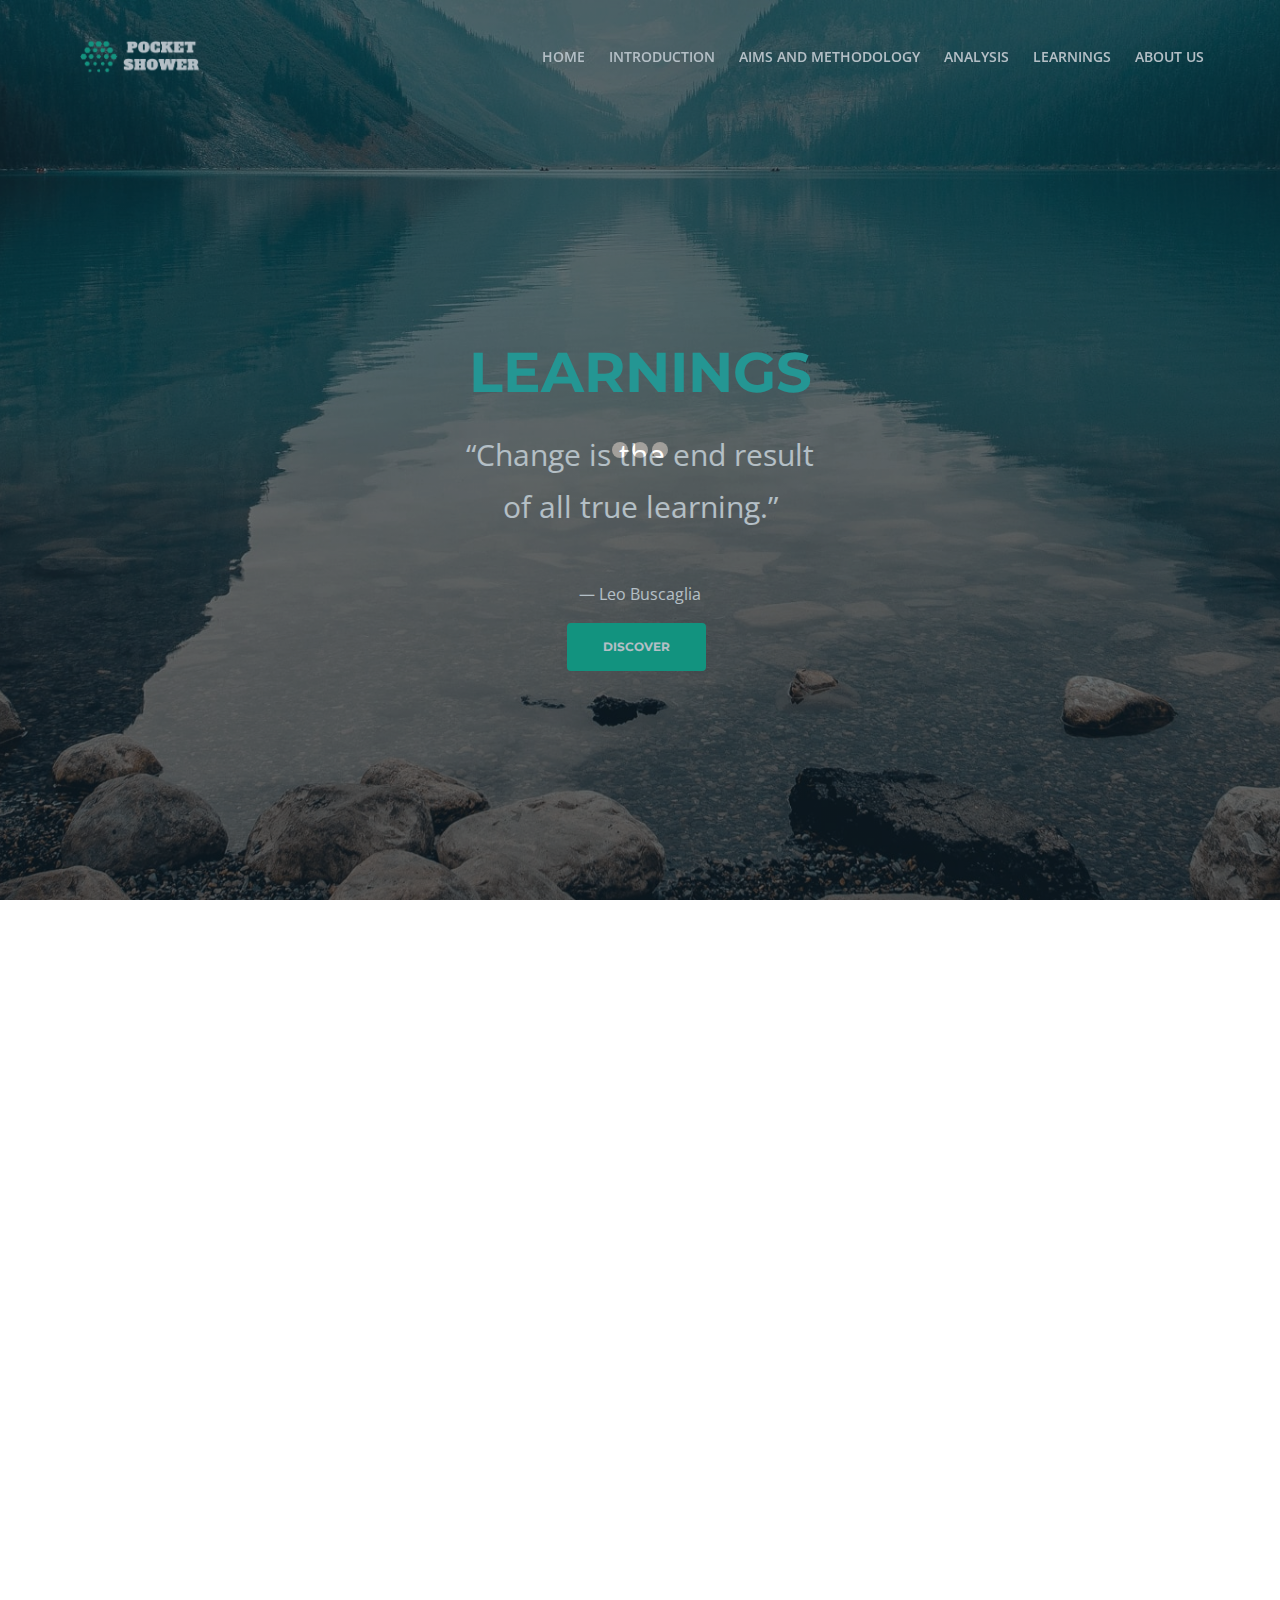
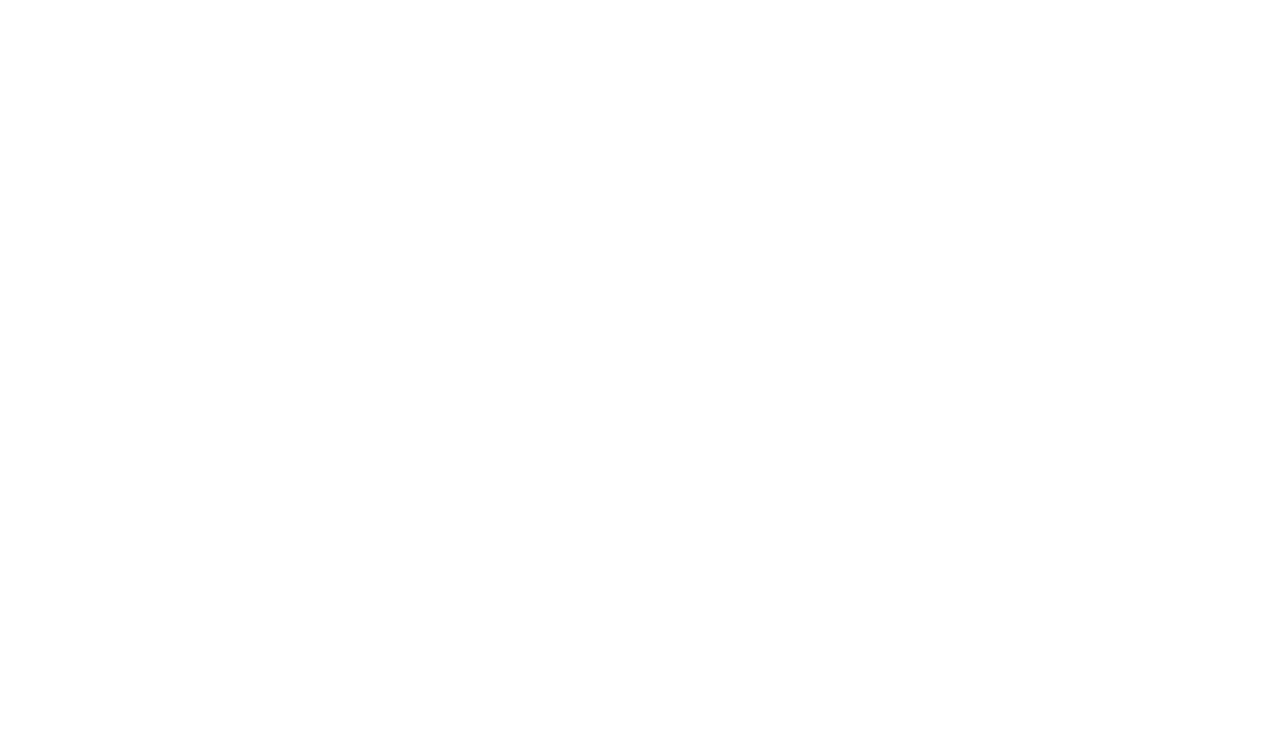
<file: learnings.html>
<!DOCTYPE html>
<html lang="en">

<head>
    <meta charset="utf-8">
    <meta name="viewport" content="width=device-width, initial-scale=1, shrink-to-fit=no">

    <!-- SEO Meta Tags -->
    <meta name="description" content="Aria is a business focused HTML landing page template built with Bootstrap to help you create lead generation websites for companies and their services.">
    <meta name="author" content="Inovatik">

    <!-- OG Meta Tags to improve the way the post looks when you share the page on LinkedIn, Facebook, Google+ -->
    <meta property="og:site_name" content="" />
    <!-- website name -->
    <meta property="og:site" content="" />
    <!-- website link -->
    <meta property="og:title" content="" />
    <!-- title shown in the actual shared post -->
    <meta property="og:description" content="" />
    <!-- description shown in the actual shared post -->
    <meta property="og:image" content="" />
    <!-- image link, make sure it's jpg -->
    <meta property="og:url" content="" />
    <!-- where do you want your post to link to -->
    <meta property="og:type" content="article" />

    <!-- Website Title -->
    <title>LEARNINGS</title>

    <!-- Styles -->
    <link href="https://fonts.googleapis.com/css?family=Montserrat:500,700&display=swap&subset=latin-ext" rel="stylesheet">
    <link href="https://fonts.googleapis.com/css?family=Open+Sans:400,400i,600&display=swap&subset=latin-ext" rel="stylesheet">
    <link href="css/bootstrap.css" rel="stylesheet">
    <link href="css/fontawesome-all.css" rel="stylesheet">
    <link href="css/swiper.css" rel="stylesheet">
    <link href="css/magnific-popup.css" rel="stylesheet">
    <link href="css/styles.css" rel="stylesheet">

    <!-- Favicon  -->
    <link rel="icon" href="images/favicon.png">
</head>

<body data-spy="scroll" data-target=".fixed-top">

    <!-- Preloader -->
    <div class="spinner-wrapper">
        <div class="spinner">
            <div class="bounce1"></div>
            <div class="bounce2"></div>
            <div class="bounce3"></div>
        </div>
    </div>
    <!-- end of preloader -->


    <!-- Navbar -->
    <nav class="navbar navbar-expand-md navbar-dark navbar-custom fixed-top">
        <!-- Text Logo - Use this if you don't have a graphic logo -->
        <!-- <a class="navbar-brand logo-text page-scroll" href="index.html">Aria</a> -->

        <!-- Image Logo -->
        <a class="navbar-brand logo-image index" href="index.html"><img src="images/Pocket_shower-removebg-preview.png" alt="alternative"></a>

        <!-- Mobile Menu Toggle Button -->
        <button class="navbar-toggler" type="button" data-toggle="collapse" data-target="#navbarsExampleDefault" aria-controls="navbarsExampleDefault" aria-expanded="false" aria-label="Toggle navigation">
            <span class="navbar-toggler-awesome fas fa-bars"></span>
            <span class="navbar-toggler-awesome fas fa-times"></span>
        </button>
        <!-- end of mobile menu toggle button -->

        <div class="collapse navbar-collapse" id="navbarsExampleDefault">
            <ul class="navbar-nav ml-auto">
                <li class="nav-item">
                    <a class="nav-link page-scroll" href="index.html">HOME <span class="sr-only">(current)</span></a>
                </li>
                <li class="nav-item">
                    <a class="nav-link page-scroll" href="index.html">INTRODUCTION</a>
                </li>
                <li class="nav-item">
                    <a class="nav-link page-scroll" href="methodology.html">AIMS AND METHODOLOGY</a>
                </li>
                <li class="nav-item">
                    <a class="nav-link page-scroll" href="analysis.html">ANALYSIS</a>
                </li>
                <li class="nav-item">
                    <a class="nav-link page-scroll" href="learnings.html">LEARNINGS</a>
                </li>
                <li class="nav-item">
                    <a class="nav-link page-scroll" href="about.html">ABOUT US</a>
                </li>




                <!-- <span class="nav-item social-icons">
                <span class="fa-stack">
                    <a href="#your-link">
                        <span class="hexagon"></span>
            <i class="fab fa-facebook-f fa-stack-1x"></i>
            </a>
            </span>
            <span class="fa-stack">
                    <a href="#your-link">
                        <span class="hexagon"></span>
            <i class="fab fa-twitter fa-stack-1x"></i>
            </a>
            </span>
            </span> -->
        </div>
    </nav>
    <!-- end of navbar -->
    <!-- end of navbar -->


    <!-- Header -->
    <header id="header" class="header">
        <div class="header-content">
            <div class="container">
                <div class="row">
                    <div class="col-lg-12">
                        <div class="text-container">
                            <h1 style="color: #2ec4b6;">LEARNINGS<span id="js-rotating"></span></h1>
                            <p class="p-heading p-large" style="color: #ffffff; padding: 30px 0px; font-size: 30px;">
                                “Change is the end result <br> <br> of all true learning.” <br> </p>
                            <p style="color: white;">― Leo Buscaglia</p>
                            <a class="btn-solid-lg page-scroll" href="https://drive.google.com/file/d/1d6LZe8Qt-xXBsPJP0FkFPfS2dv-kKRix/view?usp=sharing" target="_blank">DISCOVER</a>
                        </div>
                    </div>
                    <!-- end of col -->
                </div>
                <!-- end of row -->
            </div>
            <!-- end of container -->
        </div>
        <!-- end of header-content -->
    </header>
    <!-- end of header -->
    <!-- end of header -->


    <!-- Description -->
    <div class="cards-1">
        <div class="container">
            <div class="row">
                <div class="col-lg-12">

                    <!-- Card -->
                    <div class="card">
                        <span class="fa-stack">
                            <span class="hexagon"></span>
                        <i class="fas fa-binoculars fa-stack-1x"></i>
                        </span>
                        <div class="card-body">
                            <h4 class="card-title">Data Analysis</h4>
                            <p>The starting point of any success story is knowing your current position in the business market</p>
                        </div>
                    </div>
                    <!-- end of card -->

                    <!-- Card -->
                    <div class="card">
                        <span class="fa-stack">
                            <span class="hexagon"></span>
                        <i class="fas fa-list-alt fa-stack-1x"></i>
                        </span>
                        <div class="card-body">
                            <h4 class="card-title">Product Planning</h4>
                            <p>After completing the data analysis the next stage is to design and plan our development strategy</p>
                        </div>
                    </div>
                    <!-- end of card -->

                    <!-- Card -->
                    <div class="card">
                        <span class="fa-stack">
                            <span class="hexagon"></span>
                        <i class="fas fa-chart-pie fa-stack-1x"></i>
                        </span>
                        <div class="card-body">
                            <h4 class="card-title">Execution & Evaluation</h4>
                            <p>In this phase we focus on executing the actions plan and evaluating the results after each marketing campaign</p>
                        </div>
                    </div>
                    <!-- end of card -->

                </div>
                <!-- end of col -->
            </div>
            <!-- end of row -->
        </div>
        <!-- end of container -->
    </div>
    <!-- end of cards-1 -->
    <!-- end of description -->

    <!-- Intro_02 -->
    <div id="intro" class="basic-1" style="background-color: #1b1b1b;">
        <div class=" container ">
            <div class="row intro-02 ">

                <!-- end of col -->
                <div class="col-lg-7" style="max-width: 500px;">
                    <div class="image-container" style="max-width: 800px;">
                        <img class="img-fluid " src="images/LRNS.jpg" alt="alternative " style="width: 1000px; height: 500px;">
                    </div>
                    <!-- end of image-container -->
                </div>
                <div class="col-lg-5 ">
                    <div class="section-title " style="font-size: 40px;margin: 30px 0px 50px 0px;/* margin: 20px; */">LEARNING</div>
                    <!-- <h2 style="color: white; ">We Offer The Best Product that can be useful in needed places </h2> -->
                    <p style="color: rgb(236, 236, 236); ">When someone tries to attempt a new thing or performs a new activity regardless of that whether an individual will be successful in performing it, he/she is surely going to learn something new out of it. And similarly our group is
                        also definitely learning many new things out of this project. we as an individual also learned many skills like teamwork, time management, exploring and brainstorming our minds to get unique ideas etc.
                    </p>
                    <!-- <p class="testimonial-text " style="color: rgb(236, 236, 236); ">"Our mission here is to get you through those tough moments relying on an Unknown sources of the water "</p> -->
                    <!-- <div class="testimonial-author " style="color: #2ec4b6; ">Jake Peralta - CEO</div> -->
                </div>
                <!-- end of text-container -->
            </div>
            <!-- end of col -->
        </div>
        <!-- end of row -->
    </div>
    <!-- end of container -->
    </div>
    <!-- end of basic-1 -->
    <!-- end of intro_02 -->











    <!-- Footer -->
    <div class="footer ">
        <div class="container ">
            <div class="row ">
                <div class="col-md-6 ">
                    <div class="text-container about ">
                        <h4>Few Words About Pocket Shower</h4>
                        <p class="white ">We're passionate about delivering the best business growth services for companies just starting out as startups or industry players that have established their market position a long tima ago.</p>
                    </div>
                    <!-- end of text-container -->
                </div>
                <!-- end of col -->
                <div class="col-md-2 ">
                    <div class="text-container ">
                        <h4>Links</h4>
                        <ul class="list-unstyled li-space-lg white ">
                            <li>
                                <a class="white " href="#your-link ">pocketShower.com</a>
                            </li>
                            <li>
                                <a class="white " href="terms-conditions.html ">Terms & Conditions</a>
                            </li>
                            <li>
                                <a class="white " href="privacy-policy.html ">Privacy Policy</a>
                            </li>
                        </ul>
                    </div>
                    <!-- end of text-container -->
                </div>
                <!-- end of col -->
                <!-- <div class="col-md-2">
                    <div class="text-container">
                        <h4>Tools</h4>
                        <ul class="list-unstyled li-space-lg">
                            <li>
                                <a class="white" href="#your-link">businessgrowth.com</a>
                            </li>
                            <li>
                                <a class="white" href="#your-link">influencers.com</a>
                            </li>
                            <li class="media">
                                <a class="white" href="#your-link">optimizer.net</a>
                            </li>
                        </ul>
                    </div> -->
                <!-- end of text-container -->
                <!-- </div> -->
                <!-- end of col -->
                <div class="col-md-2">
                    <div class="text-container">
                        <h4>Partners</h4>
                        <ul class="list-unstyled li-space-lg">
                            <li>
                                <a class="white" href="#your-link">netlify.com</a>
                            </li>
                            <li>
                                <a class="white" href="#your-link">github.com</a>
                            </li>
                            <li>
                                <!-- <a class="white" href="#your-link">association.gov</a> -->
                            </li>
                        </ul>
                    </div>
                    <!-- end of text-container -->
                </div>
                <!-- end of col -->
            </div>
            <!-- end of row -->
        </div>
        <!-- end of container -->
    </div>
    <!-- end of footer -->
    <!-- end of footer -->


    <!-- Copyright -->
    <div class="copyright ">
        <div class="container ">
            <div class="row ">
                <div class="col-lg-12 ">
                    <!-- <p class="p-small ">Copyright © 2020 <a href="#https://inovatik.com ">Pocket Shower</a></p> -->
                </div>
                <!-- end of col -->
            </div>
            <!-- enf of row -->
        </div>
        <!-- end of container -->
    </div>
    <!-- end of copyright -->
    <!-- end of copyright -->


    <!-- Scripts -->
    <script src="js/jquery.min.js "></script>
    <!-- jQuery for Bootstrap's JavaScript plugins -->
    <script src="js/popper.min.js "></script>
    <!-- Popper tooltip library for Bootstrap -->
    <script src="js/bootstrap.min.js "></script>
    <!-- Bootstrap framework -->
    <script src="js/jquery.easing.min.js "></script>
    <!-- jQuery Easing for smooth scrolling between anchors -->
    <script src="js/swiper.min.js "></script>
    <!-- Swiper for image and text sliders -->
    <script src="js/jquery.magnific-popup.js "></script>
    <!-- Magnific Popup for lightboxes -->
    <script src="js/morphext.min.js "></script>
    <!-- Morphtext rotating text in the header -->
    <script src="js/isotope.pkgd.min.js "></script>
    <!-- Isotope for filter -->
    <script src="js/validator.min.js "></script>
    <!-- Validator.js - Bootstrap plugin that validates forms -->
    <script src="js/scripts.js "></script>
    <!-- Custom scripts -->
</body>

</html>
</file>
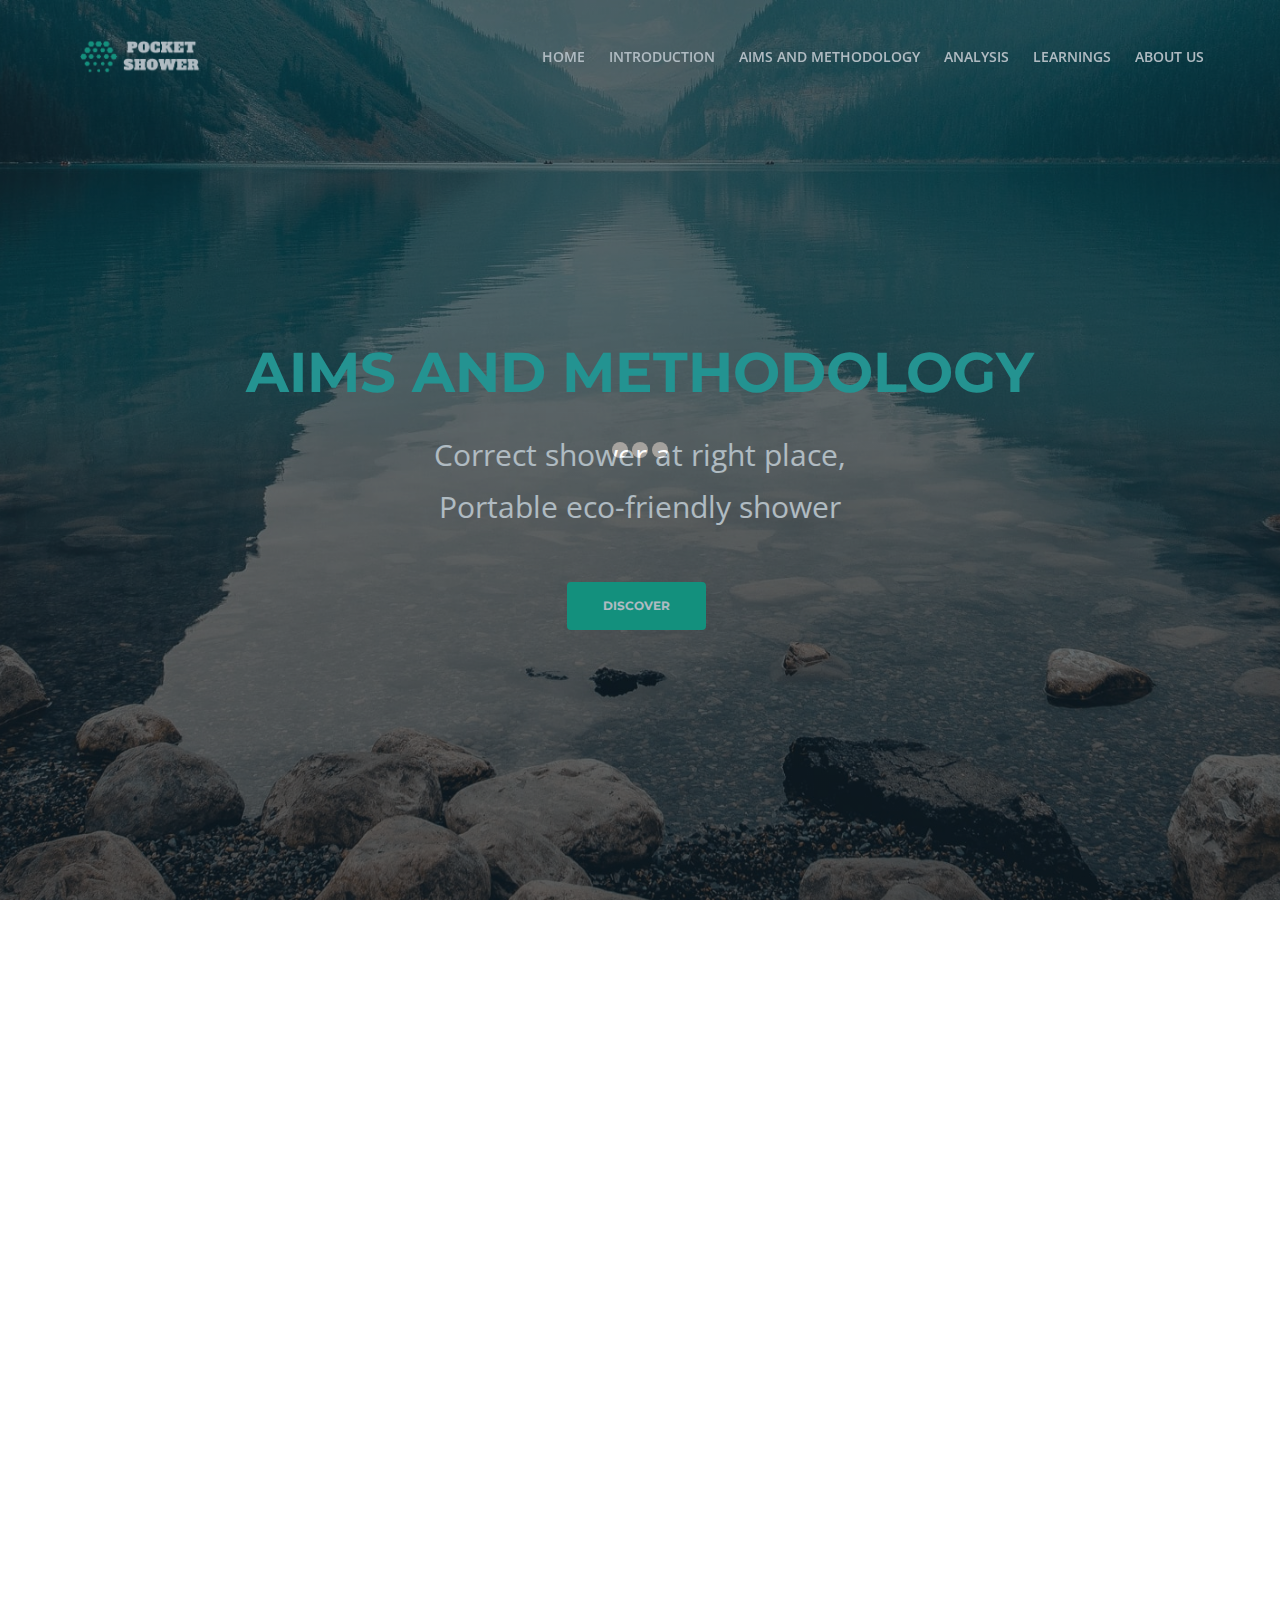
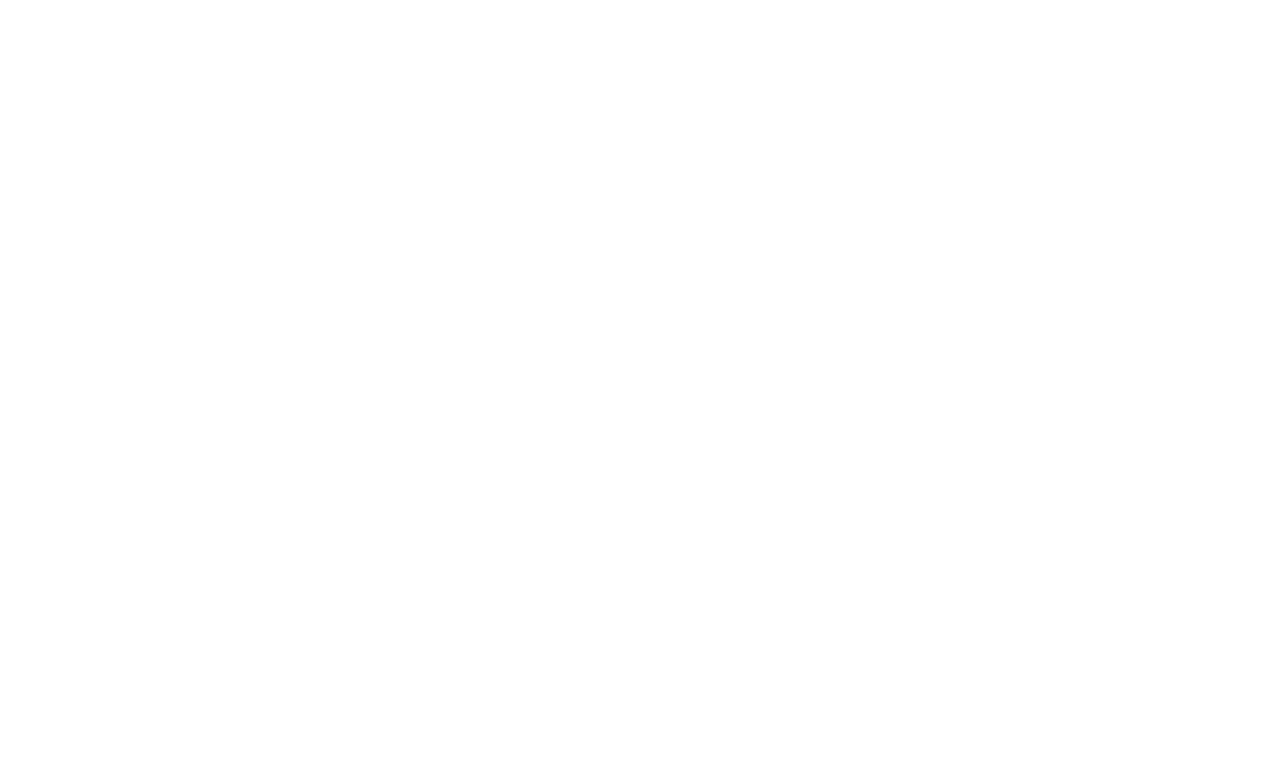
<file: methodology.html>
<!DOCTYPE html>
<html lang="en">

<head>
    <meta charset="utf-8">
    <meta name="viewport" content="width=device-width, initial-scale=1, shrink-to-fit=no">

    <!-- SEO Meta Tags -->
    <meta name="description" content="Aria is a business focused HTML landing page template built with Bootstrap to help you create lead generation websites for companies and their services.">
    <meta name="author" content="Inovatik">

    <!-- OG Meta Tags to improve the way the post looks when you share the page on LinkedIn, Facebook, Google+ -->
    <meta property="og:site_name" content="" />
    <!-- website name -->
    <meta property="og:site" content="" />
    <!-- website link -->
    <meta property="og:title" content="" />
    <!-- title shown in the actual shared post -->
    <meta property="og:description" content="" />
    <!-- description shown in the actual shared post -->
    <meta property="og:image" content="" />
    <!-- image link, make sure it's jpg -->
    <meta property="og:url" content="" />
    <!-- where do you want your post to link to -->
    <meta property="og:type" content="article" />

    <!-- Website Title -->
    <title>METHODOLOGY</title>

    <!-- Styles -->
    <link href="https://fonts.googleapis.com/css?family=Montserrat:500,700&display=swap&subset=latin-ext" rel="stylesheet">
    <link href="https://fonts.googleapis.com/css?family=Open+Sans:400,400i,600&display=swap&subset=latin-ext" rel="stylesheet">
    <link href="css/bootstrap.css" rel="stylesheet">
    <link href="css/fontawesome-all.css" rel="stylesheet">
    <link href="css/swiper.css" rel="stylesheet">
    <link href="css/magnific-popup.css" rel="stylesheet">
    <link href="css/styles.css" rel="stylesheet">

    <!-- Favicon  -->
    <link rel="icon" href="images/favicon.png">
</head>

<body data-spy="scroll" data-target=".fixed-top">

    <!-- Preloader -->
    <div class="spinner-wrapper">
        <div class="spinner">
            <div class="bounce1"></div>
            <div class="bounce2"></div>
            <div class="bounce3"></div>
        </div>
    </div>
    <!-- end of preloader -->


    <!-- Navbar -->
    <nav class="navbar navbar-expand-md navbar-dark navbar-custom fixed-top">
        <!-- Text Logo - Use this if you don't have a graphic logo -->
        <!-- <a class="navbar-brand logo-text page-scroll" href="index.html">Aria</a> -->

        <!-- Image Logo -->
        <a class="navbar-brand logo-image index" href="index.html"><img src="images/Pocket_shower-removebg-preview.png" alt="alternative"></a>

        <!-- Mobile Menu Toggle Button -->
        <button class="navbar-toggler" type="button" data-toggle="collapse" data-target="#navbarsExampleDefault" aria-controls="navbarsExampleDefault" aria-expanded="false" aria-label="Toggle navigation">
            <span class="navbar-toggler-awesome fas fa-bars"></span>
            <span class="navbar-toggler-awesome fas fa-times"></span>
        </button>
        <!-- end of mobile menu toggle button -->

        <div class="collapse navbar-collapse" id="navbarsExampleDefault">
            <ul class="navbar-nav ml-auto">
                <li class="nav-item">
                    <a class="nav-link page-scroll" href="index.html">HOME <span class="sr-only">(current)</span></a>
                </li>
                <li class="nav-item">
                    <a class="nav-link page-scroll" href="index.html">INTRODUCTION</a>
                </li>
                <li class="nav-item">
                    <a class="nav-link page-scroll" href="methodology.html">AIMS AND METHODOLOGY</a>
                </li>
                <li class="nav-item">
                    <a class="nav-link page-scroll" href="analysis.html">ANALYSIS</a>
                </li>
                <li class="nav-item">
                    <a class="nav-link page-scroll" href="learnings.html">LEARNINGS</a>
                </li>
                <li class="nav-item">
                    <a class="nav-link page-scroll" href="about.html">ABOUT US</a>
                </li>




                <!-- <span class="nav-item social-icons">
                <span class="fa-stack">
                    <a href="#your-link">
                        <span class="hexagon"></span>
            <i class="fab fa-facebook-f fa-stack-1x"></i>
            </a>
            </span>
            <span class="fa-stack">
                    <a href="#your-link">
                        <span class="hexagon"></span>
            <i class="fab fa-twitter fa-stack-1x"></i>
            </a>
            </span>
            </span> -->
        </div>
    </nav>
    <!-- end of navbar -->
    <!-- end of navbar -->


    <!-- Header -->
    <header id="header" class="header">
        <div class="header-content">
            <div class="container">
                <div class="row">
                    <div class="col-lg-12">
                        <div class="text-container">
                            <h1 style="color: #2ec4b6;">AIMS AND METHODOLOGY<span id="js-rotating"></span></h1>
                            <p class="p-heading p-large" style="color: #ffffff; padding: 30px 0px; font-size: 30px;">
                                Correct shower at right place, <br> <br> Portable eco-friendly shower</p>
                            <a class="btn-solid-lg page-scroll" href="https://drive.google.com/file/d/1d6LZe8Qt-xXBsPJP0FkFPfS2dv-kKRix/view?usp=sharing" target="_blank">DISCOVER</a>
                        </div>
                    </div>
                    <!-- end of col -->
                </div>
                <!-- end of row -->
            </div>
            <!-- end of container -->
        </div>
        <!-- end of header-content -->
    </header>
    <!-- end of header -->
    <!-- end of header -->

    <!-- Details 2 -->
    <div class="tabs">
        <div class="area-1">
            <div class="tabs-container">
                <h2 style="margin: 0rem 0rem 4rem 2rem;">Aims and Objectives</h2>

                <ul class="list-unstyled li-space-lg white">
                    <li class="media ">
                        <i class=" fas fa-square method pad01"></i>
                        <div class="media-body method " style="color: black; ">To ensure good hygiene of the body while camping and hiking. </div>
                    </li>
                    <li class="media ">
                        <i class="fas fa-square method pad01"></i>
                        <div class="media-body method " style="color: black;">To provide help in cleaning purposes such as washing pots, pans, utensils, clothes, and many more items, while camping. </div>
                    </li>
                    <li class="media ">
                        <i class="fas fa-square method pad01"></i>
                        <div class="media-body method " style="color: black;">To supply a portable product with easy accessibility, good comfort and durability with better performance to all the hikers. </div>
                    </li>
                </ul>

            </div>
            <!-- end of tabs-container -->
        </div>
        <!-- end of area-1 on same line and no space between comments to eliminate margin white space -->
        <div class=" area-2 "></div>
        <!-- end of area-2 -->
    </div>
    <!-- end of tabs -->
    <!-- end of details 2 -->
    <!-- Details 1 -->
    <div id="details" class="accordion" style="display: flex;">
        <div class="area-1">
        </div>
        <!-- end of area-1 on same line and no space between comments to eliminate margin white space -->
        <div class="area-2">

            <!-- Accordion -->
            <div class="accordion-container" id="accordionOne">
                <h2>About Product</h2>
                <div class="item">
                    <div id="headingOne">
                        <span data-toggle="collapse" data-target="#collapseOne" aria-expanded="true" aria-controls="collapseOne" role="button">
                            <span class="circle-numbering">1</span><span class="accordion-title">What is the fabric used</span>
                        </span>
                    </div>
                    <div id="collapseOne" class="collapse show" aria-labelledby="headingOne" data-parent="#accordionOne">
                        <div class="accordion-body">
                            The Pocket Shower is constructed of 70D Nylon. Moreover, the Nylon is made of the high quality material as the wear-resistant and waterproof fabric.
                        </div>
                    </div>
                </div>
                <!-- end of item -->

                <div class="item">
                    <div id="headingTwo">
                        <span class="collapsed" data-toggle="collapse" data-target="#collapseTwo" aria-expanded="false" aria-controls="collapseTwo" role="button">
                            <span class="circle-numbering">2</span><span class="accordion-title">Capacity</span>
                        </span>
                    </div>
                    <div id="collapseTwo" class="collapse" aria-labelledby="headingTwo" data-parent="#accordionOne">
                        <div class="accordion-body">
                            A pocket shower can store as much as 10 liters of water. This storage facility can provide an 8-minute shower with a fully open showerhead.
                        </div>
                    </div>
                </div>
                <!-- end of item -->

                <div class="item">
                    <div id="headingThree">
                        <span class="collapsed" data-toggle="collapse" data-target="#collapseThree" aria-expanded="false" aria-controls="collapseThree" role="button">
                            <span class="circle-numbering">3</span><span class="accordion-title">How to use</span>
                        </span>
                    </div>
                    <div id="collapseThree" class="collapse" aria-labelledby="headingThree" data-parent="#accordionOne">
                        <div class="accordion-body">
                            The lightweight pocket showerhead is integrated into the base and adjusts water flow using an easy-to-use on/off switch system. <br>It has two "D" type rings that are attached to a 20-foot nylon cable. It allows us to use pocket
                            shower anywhere.
                        </div>
                    </div>
                </div>
                <!-- end of item -->
                <!-- <div class="item">
                    <div id="headingFour">
                        <span class="collapsed" data-toggle="collapse" data-target="#collapseFour" aria-expanded="false" aria-controls="collapseThree" role="button">
                            <span class="circle-numbering">4</span><span class="accordion-title">Temperature Limit</span>
                        </span>
                    </div>
                    <div id="collapseThree" class="collapse" aria-labelledby="headingThree" data-parent="#accordionOne">
                        <div class="accordion-body">
                            We have to put water that less hotter than 60°C to safety for material.
                        </div>
                    </div>
                </div> -->
                <!-- end of item -->
            </div>
            <!-- end of accordion-container -->
            <!-- end of accordion -->

        </div>
        <!-- end of area-2 -->
    </div>
    <!-- end of accordion -->
    <!-- end of details 1 -->





    <!-- Footer -->
    <div class="footer ">
        <div class="container ">
            <div class="row ">
                <div class="col-md-6 ">
                    <div class="text-container about ">
                        <h4>Few Words About Pocket Shower</h4>
                        <p class="white ">We're passionate about delivering the best business growth services for companies just starting out as startups or industry players that have established their market position a long tima ago.</p>
                    </div>
                    <!-- end of text-container -->
                </div>
                <!-- end of col -->
                <div class="col-md-2 ">
                    <div class="text-container ">
                        <h4>Links</h4>
                        <ul class="list-unstyled li-space-lg white ">
                            <li>
                                <a class="white " href="#your-link ">pocketShower.com</a>
                            </li>
                            <li>
                                <a class="white " href="terms-conditions.html ">Terms & Conditions</a>
                            </li>
                            <li>
                                <a class="white " href="privacy-policy.html ">Privacy Policy</a>
                            </li>
                        </ul>
                    </div>
                    <!-- end of text-container -->
                </div>
                <!-- end of col -->
                <!-- <div class="col-md-2">
                    <div class="text-container">
                        <h4>Tools</h4>
                        <ul class="list-unstyled li-space-lg">
                            <li>
                                <a class="white" href="#your-link">businessgrowth.com</a>
                            </li>
                            <li>
                                <a class="white" href="#your-link">influencers.com</a>
                            </li>
                            <li class="media">
                                <a class="white" href="#your-link">optimizer.net</a>
                            </li>
                        </ul>
                    </div> -->
                <!-- end of text-container -->
                <!-- </div> -->
                <!-- end of col -->
                <div class="col-md-2 ">
                    <div class="text-container ">
                        <h4>Partners</h4>
                        <ul class="list-unstyled li-space-lg ">
                            <li>
                                <a class="white " href="#your-link ">hoolie.com</a>
                            </li>
                            <li>
                                <a class="white " href="#your-link ">piedpiper.com</a>
                            </li>
                            <li>
                                <a class="white " href="#your-link ">association.gov</a>
                            </li>
                        </ul>
                    </div>
                    <!-- end of text-container -->
                </div>
                <!-- end of col -->
            </div>
            <!-- end of row -->
        </div>
        <!-- end of container -->
    </div>
    <!-- end of footer -->
    <!-- end of footer -->


    <!-- Copyright -->
    <div class="copyright ">
        <div class="container ">
            <div class="row ">
                <div class="col-lg-12 ">
                    <!-- <p class="p-small ">Copyright © 2020 <a href="#https://inovatik.com ">Pocket Shower</a></p> -->
                </div>
                <!-- end of col -->
            </div>
            <!-- enf of row -->
        </div>
        <!-- end of container -->
    </div>
    <!-- end of copyright -->
    <!-- end of copyright -->


    <!-- Scripts -->
    <script src="js/jquery.min.js "></script>
    <!-- jQuery for Bootstrap's JavaScript plugins -->
    <script src="js/popper.min.js "></script>
    <!-- Popper tooltip library for Bootstrap -->
    <script src="js/bootstrap.min.js "></script>
    <!-- Bootstrap framework -->
    <script src="js/jquery.easing.min.js "></script>
    <!-- jQuery Easing for smooth scrolling between anchors -->
    <script src="js/swiper.min.js "></script>
    <!-- Swiper for image and text sliders -->
    <script src="js/jquery.magnific-popup.js "></script>
    <!-- Magnific Popup for lightboxes -->
    <script src="js/morphext.min.js "></script>
    <!-- Morphtext rotating text in the header -->
    <script src="js/isotope.pkgd.min.js "></script>
    <!-- Isotope for filter -->
    <script src="js/validator.min.js "></script>
    <!-- Validator.js - Bootstrap plugin that validates forms -->
    <script src="js/scripts.js "></script>
    <!-- Custom scripts -->
</body>

</html>
</file>
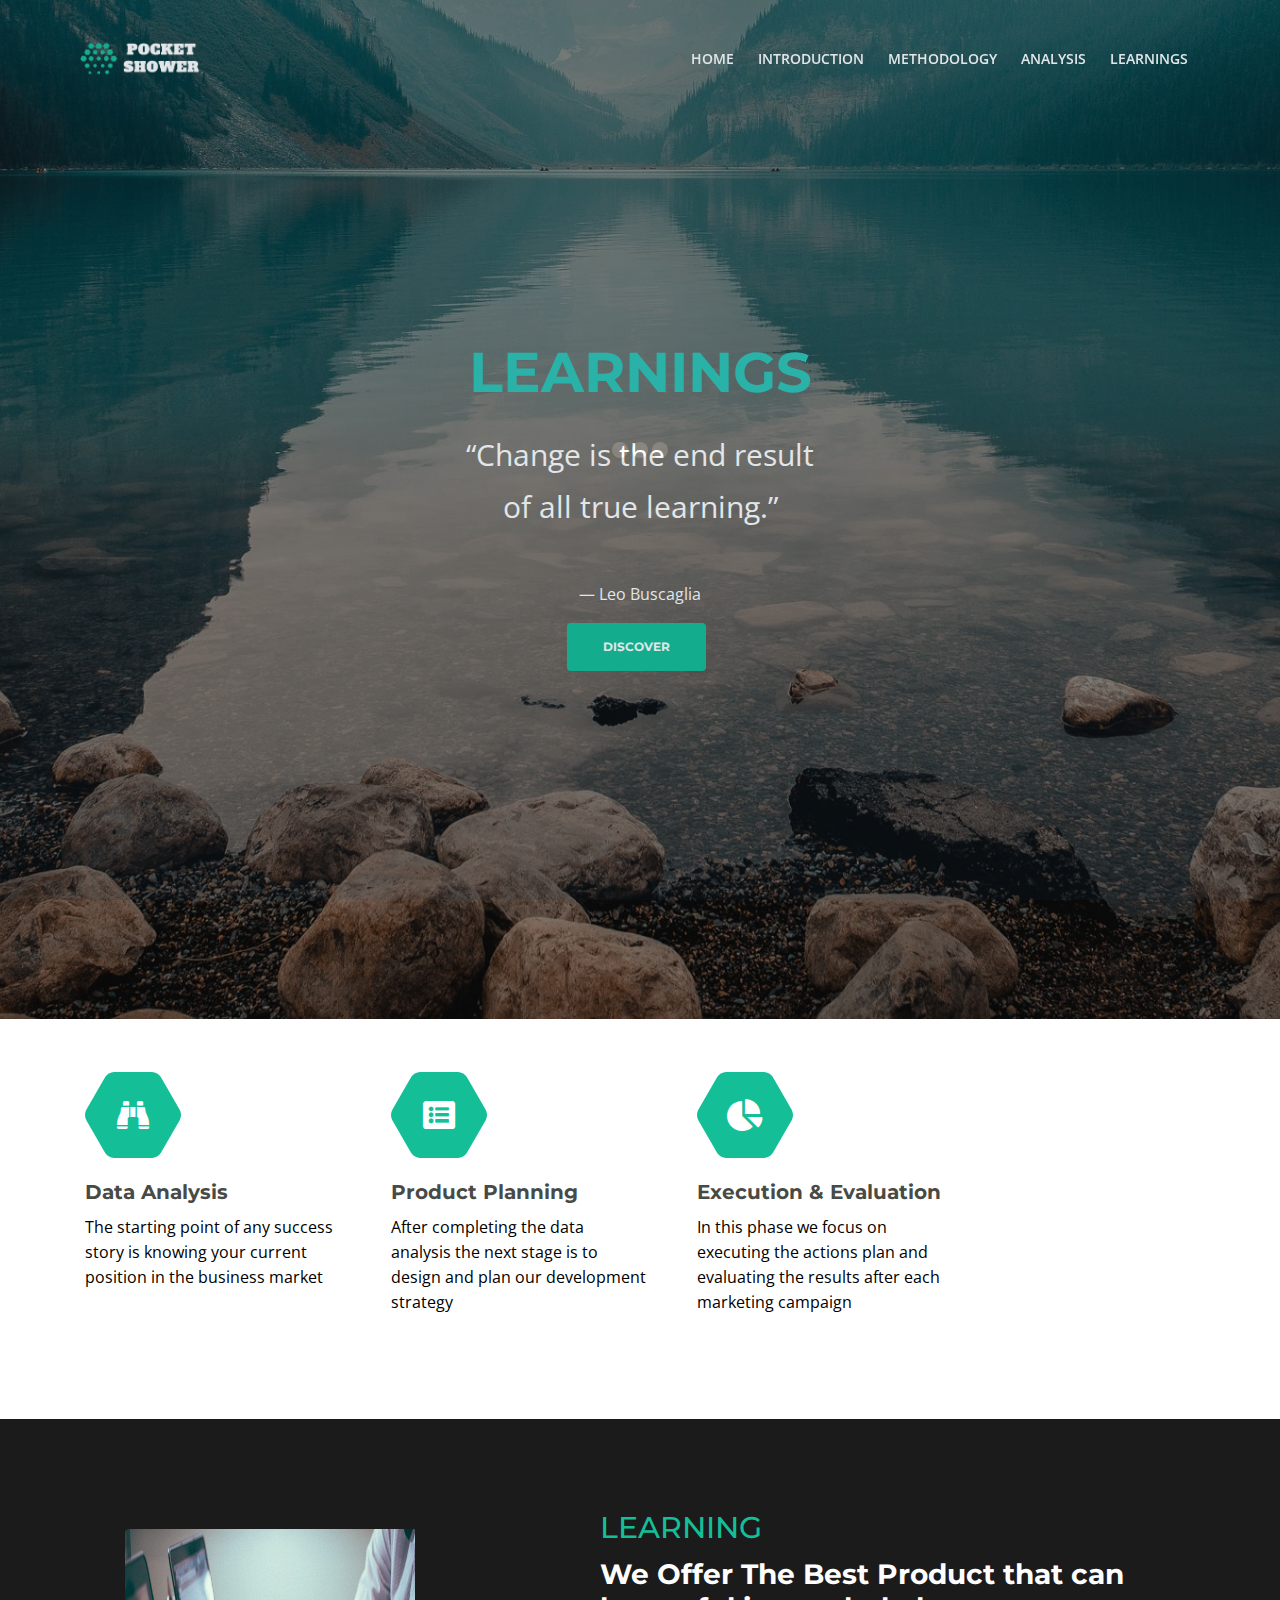
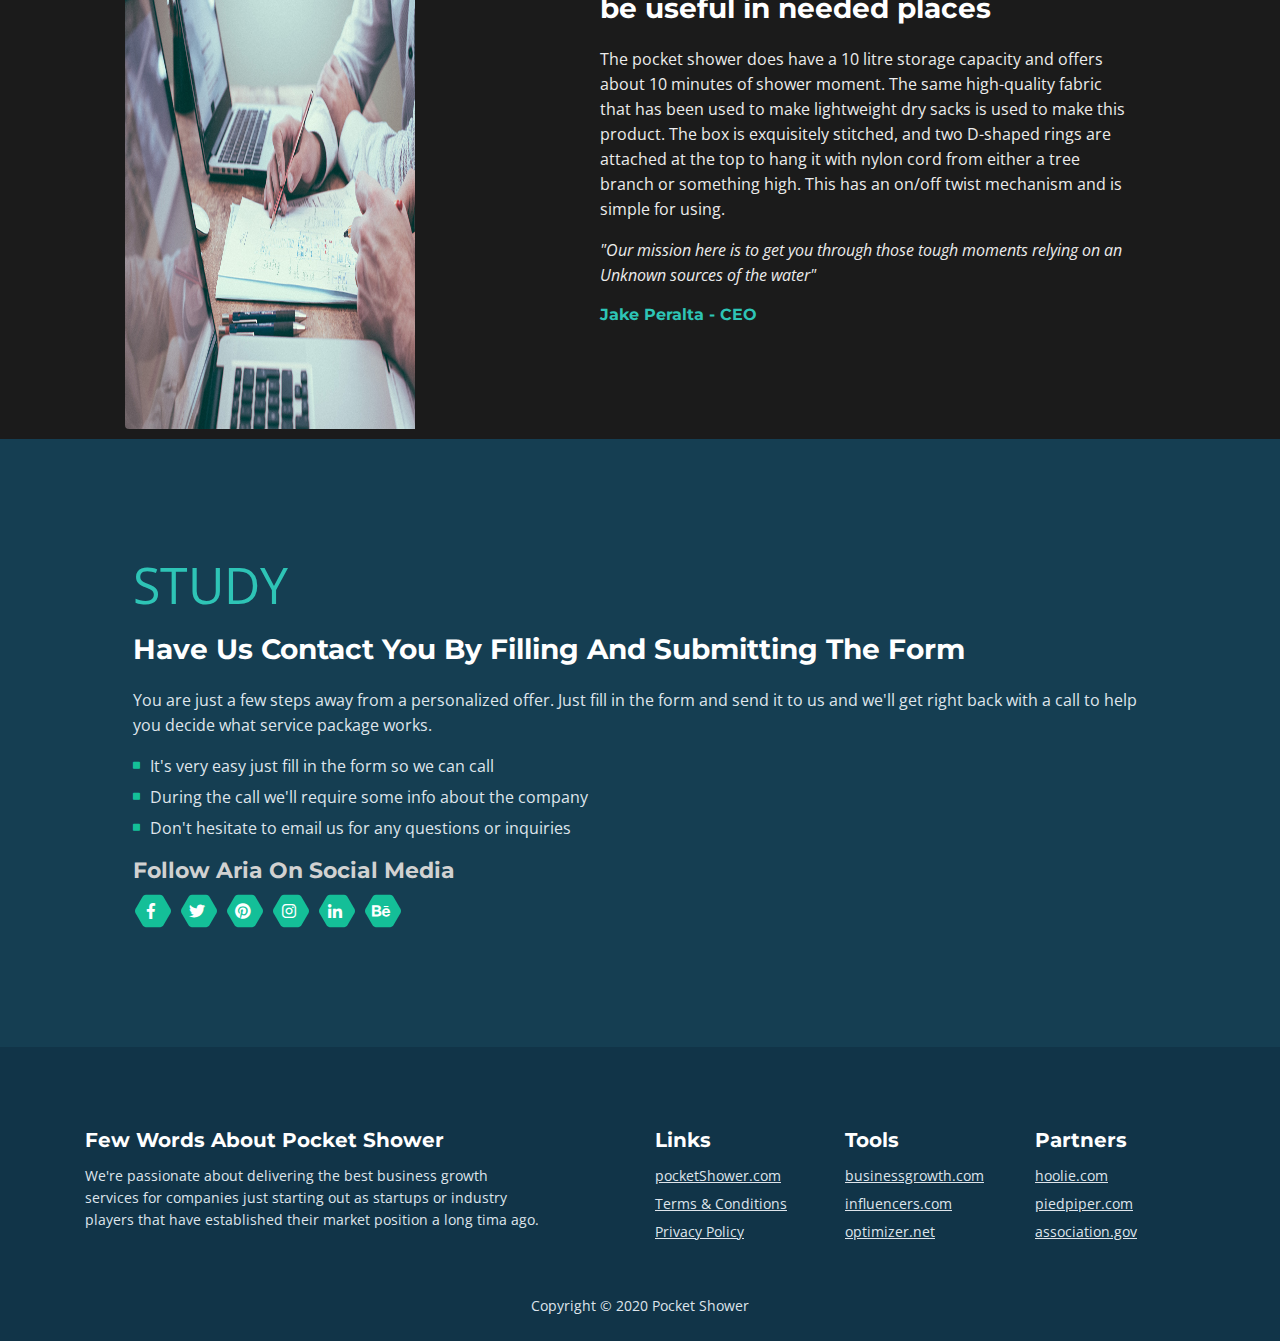
<file: web/learnings.html>
<!DOCTYPE html>
<html lang="en">

<head>
    <meta charset="utf-8">
    <meta name="viewport" content="width=device-width, initial-scale=1, shrink-to-fit=no">

    <!-- SEO Meta Tags -->
    <meta name="description" content="Aria is a business focused HTML landing page template built with Bootstrap to help you create lead generation websites for companies and their services.">
    <meta name="author" content="Inovatik">

    <!-- OG Meta Tags to improve the way the post looks when you share the page on LinkedIn, Facebook, Google+ -->
    <meta property="og:site_name" content="" />
    <!-- website name -->
    <meta property="og:site" content="" />
    <!-- website link -->
    <meta property="og:title" content="" />
    <!-- title shown in the actual shared post -->
    <meta property="og:description" content="" />
    <!-- description shown in the actual shared post -->
    <meta property="og:image" content="" />
    <!-- image link, make sure it's jpg -->
    <meta property="og:url" content="" />
    <!-- where do you want your post to link to -->
    <meta property="og:type" content="article" />

    <!-- Website Title -->
    <title>LEARNINGS</title>

    <!-- Styles -->
    <link href="https://fonts.googleapis.com/css?family=Montserrat:500,700&display=swap&subset=latin-ext" rel="stylesheet">
    <link href="https://fonts.googleapis.com/css?family=Open+Sans:400,400i,600&display=swap&subset=latin-ext" rel="stylesheet">
    <link href="css/bootstrap.css" rel="stylesheet">
    <link href="css/fontawesome-all.css" rel="stylesheet">
    <link href="css/swiper.css" rel="stylesheet">
    <link href="css/magnific-popup.css" rel="stylesheet">
    <link href="css/styles.css" rel="stylesheet">

    <!-- Favicon  -->
    <link rel="icon" href="images/favicon.png">
</head>

<body data-spy="scroll" data-target=".fixed-top">

    <!-- Preloader -->
    <div class="spinner-wrapper">
        <div class="spinner">
            <div class="bounce1"></div>
            <div class="bounce2"></div>
            <div class="bounce3"></div>
        </div>
    </div>
    <!-- end of preloader -->


    <!-- Navbar -->
    <nav class="navbar navbar-expand-md navbar-dark navbar-custom fixed-top">
        <!-- Text Logo - Use this if you don't have a graphic logo -->
        <!-- <a class="navbar-brand logo-text page-scroll" href="index.html">Aria</a> -->

        <!-- Image Logo -->
        <a class="navbar-brand logo-image index" href="index.html"><img src="images/Pocket_shower-removebg-preview.png" alt="alternative"></a>

        <!-- Mobile Menu Toggle Button -->
        <button class="navbar-toggler" type="button" data-toggle="collapse" data-target="#navbarsExampleDefault" aria-controls="navbarsExampleDefault" aria-expanded="false" aria-label="Toggle navigation">
            <span class="navbar-toggler-awesome fas fa-bars"></span>
            <span class="navbar-toggler-awesome fas fa-times"></span>
        </button>
        <!-- end of mobile menu toggle button -->

        <div class="collapse navbar-collapse" id="navbarsExampleDefault">
            <ul class="navbar-nav ml-auto">
                <li class="nav-item">
                    <a class="nav-link page-scroll" href="index.html">HOME <span class="sr-only">(current)</span></a>
                </li>
                <li class="nav-item">
                    <a class="nav-link page-scroll" href="index.html">INTRODUCTION</a>
                </li>
                <li class="nav-item">
                    <a class="nav-link page-scroll" href="methodology.html">METHODOLOGY</a>
                </li>
                <li class="nav-item">
                    <a class="nav-link page-scroll" href="analysis.html">ANALYSIS</a>
                </li>
                <li class="nav-item">
                    <a class="nav-link page-scroll" href="learnings.html">LEARNINGS</a>
                </li>
            </ul>




            <!-- <span class="nav-item social-icons">
                <span class="fa-stack">
                    <a href="#your-link">
                        <span class="hexagon"></span>
            <i class="fab fa-facebook-f fa-stack-1x"></i>
            </a>
            </span>
            <span class="fa-stack">
                    <a href="#your-link">
                        <span class="hexagon"></span>
            <i class="fab fa-twitter fa-stack-1x"></i>
            </a>
            </span>
            </span> -->
        </div>
    </nav>
    <!-- end of navbar -->
    <!-- end of navbar -->


    <!-- Header -->
    <header id="header" class="header">
        <div class="header-content index">
            <div class="container">
                <div class="row">
                    <div class="col-lg-12">
                        <div class="text-container">
                            <h1 style="color: #2ec4b6;">LEARNINGS<span id="js-rotating"></span></h1>
                            <p class="p-heading p-large" style="color: #ffffff; padding: 30px 0px; font-size: 30px;">
                                “Change is the end result <br> <br> of all true learning.” <br> </p>
                            <p style="color: white;">― Leo Buscaglia</p>
                            <a class="btn-solid-lg page-scroll" href="#intro">DISCOVER</a>
                        </div>
                    </div>
                    <!-- end of col -->
                </div>
                <!-- end of row -->
            </div>
            <!-- end of container -->
        </div>
        <!-- end of header-content -->
    </header>
    <!-- end of header -->
    <!-- end of header -->


    <!-- Description -->
    <div class="cards-1">
        <div class="container">
            <div class="row">
                <div class="col-lg-12">

                    <!-- Card -->
                    <div class="card">
                        <span class="fa-stack">
                            <span class="hexagon"></span>
                        <i class="fas fa-binoculars fa-stack-1x"></i>
                        </span>
                        <div class="card-body">
                            <h4 class="card-title">Data Analysis</h4>
                            <p>The starting point of any success story is knowing your current position in the business market</p>
                        </div>
                    </div>
                    <!-- end of card -->

                    <!-- Card -->
                    <div class="card">
                        <span class="fa-stack">
                            <span class="hexagon"></span>
                        <i class="fas fa-list-alt fa-stack-1x"></i>
                        </span>
                        <div class="card-body">
                            <h4 class="card-title">Product Planning</h4>
                            <p>After completing the data analysis the next stage is to design and plan our development strategy</p>
                        </div>
                    </div>
                    <!-- end of card -->

                    <!-- Card -->
                    <div class="card">
                        <span class="fa-stack">
                            <span class="hexagon"></span>
                        <i class="fas fa-chart-pie fa-stack-1x"></i>
                        </span>
                        <div class="card-body">
                            <h4 class="card-title">Execution & Evaluation</h4>
                            <p>In this phase we focus on executing the actions plan and evaluating the results after each marketing campaign</p>
                        </div>
                    </div>
                    <!-- end of card -->

                </div>
                <!-- end of col -->
            </div>
            <!-- end of row -->
        </div>
        <!-- end of container -->
    </div>
    <!-- end of cards-1 -->
    <!-- end of description -->

    <!-- Intro_02 -->
    <div id="intro" class="basic-1" style="background-color: #1b1b1b; padding: 100px 80px 0px 100px;">
        <div class=" container ">
            <div class="row intro-02 " style="margin-right: -200px; margin-left: -15px;">

                <!-- end of col -->
                <div class="col-lg-7" style="max-width: 500px;">
                    <div class="image-container" style="max-width: 300px;">
                        <img class="img-fluid " src="images/LRNS.jpg" alt="alternative " style="width: 1000px; height: 500px;">
                    </div>
                    <!-- end of image-container -->
                </div>
                <div class="col-lg-5 " style="margin: 0px 0px 80px 0px; padding: 0px 0px;">
                    <div class="section-title" style="font-size: 30px; margin-bottom: 20px;">LEARNING</div>
                    <h2 style="color: white;">We Offer The Best Product that can be useful in needed places </h2>
                    <p style="color: rgb(236, 236, 236);">The pocket shower does have a 10 litre storage capacity and offers about 10 minutes of shower moment. The same high-quality fabric that has been used to make lightweight dry sacks is used to make this product. The box is exquisitely
                        stitched, and two D-shaped rings are attached at the top to hang it with nylon cord from either a tree branch or something high. This has an on/off twist mechanism and is simple for using.</p>
                    <p class="testimonial-text" style="color: rgb(236, 236, 236);">"Our mission here is to get you through those tough moments relying on an Unknown sources of the water"</p>
                    <div class="testimonial-author" style="color: #2ec4b6;">Jake Peralta - CEO</div>
                </div>
                <!-- end of text-container -->
            </div>
            <!-- end of col -->
        </div>
        <!-- end of row -->
    </div>
    <!-- end of container -->
    </div>
    <!-- end of basic-1 -->
    <!-- end of intro_02 -->




    <!-- Call Me -->
    <div id="callMe" class="form-1">
        <div class="container">
            <div class="text-container">
                <div class="stion-title" style="color: #2ec4b6; font-size: 50px;">STUDY</div>
                <h2 class="white"><br> Have Us Contact You By Filling And Submitting The Form</h2>
                <p class="white">You are just a few steps away from a personalized offer. Just fill in the form and send it to us and we'll get right back with a call to help you decide what service package works.</p>
                <ul class="list-unstyled li-space-lg white">
                    <li class="media">
                        <i class="fas fa-square"></i>
                        <div class="media-body">It's very easy just fill in the form so we can call</div>
                    </li>
                    <li class="media">
                        <i class="fas fa-square"></i>
                        <div class="media-body">During the call we'll require some info about the company</div>
                    </li>
                    <li class="media">
                        <i class="fas fa-square"></i>
                        <div class="media-body">Don't hesitate to email us for any questions or inquiries</div>
                    </li>
                </ul>
                <h3>Follow Aria On Social Media</h3>

                <span class="fa-stack">
                            <a href="#your-link">
                                <span class="hexagon"></span>
                <i class="fab fa-facebook-f fa-stack-1x"></i>
                </a>
                </span>
                <span class="fa-stack">
                            <a href="#your-link">
                                <span class="hexagon"></span>
                <i class="fab fa-twitter fa-stack-1x"></i>
                </a>
                </span>
                <span class="fa-stack">
                            <a href="#your-link">
                                <span class="hexagon"></span>
                <i class="fab fa-pinterest fa-stack-1x"></i>
                </a>
                </span>
                <span class="fa-stack">
                            <a href="#your-link">
                                <span class="hexagon"></span>
                <i class="fab fa-instagram fa-stack-1x"></i>
                </a>
                </span>
                <span class="fa-stack">
                            <a href="#your-link">
                                <span class="hexagon"></span>
                <i class="fab fa-linkedin-in fa-stack-1x"></i>
                </a>
                </span>
                <span class="fa-stack">
                            <a href="#your-link">
                                <span class="hexagon"></span>
                <i class="fab fa-behance fa-stack-1x"></i>
                </a>
                </span>
            </div>
        </div>
        <!-- end of container -->
    </div>
    <!-- end of form-1 -->
    <!-- end of call me -->






    <!-- Footer -->
    <div class="footer">
        <div class="container">
            <div class="row">
                <div class="col-md-6">
                    <div class="text-container about">
                        <h4>Few Words About Pocket Shower</h4>
                        <p class="white">We're passionate about delivering the best business growth services for companies just starting out as startups or industry players that have established their market position a long tima ago.</p>
                    </div>
                    <!-- end of text-container -->
                </div>
                <!-- end of col -->
                <div class="col-md-2">
                    <div class="text-container">
                        <h4>Links</h4>
                        <ul class="list-unstyled li-space-lg white">
                            <li>
                                <a class="white" href="#your-link">pocketShower.com</a>
                            </li>
                            <li>
                                <a class="white" href="terms-conditions.html">Terms & Conditions</a>
                            </li>
                            <li>
                                <a class="white" href="privacy-policy.html">Privacy Policy</a>
                            </li>
                        </ul>
                    </div>
                    <!-- end of text-container -->
                </div>
                <!-- end of col -->
                <div class="col-md-2">
                    <div class="text-container">
                        <h4>Tools</h4>
                        <ul class="list-unstyled li-space-lg">
                            <li>
                                <a class="white" href="#your-link">businessgrowth.com</a>
                            </li>
                            <li>
                                <a class="white" href="#your-link">influencers.com</a>
                            </li>
                            <li class="media">
                                <a class="white" href="#your-link">optimizer.net</a>
                            </li>
                        </ul>
                    </div>
                    <!-- end of text-container -->
                </div>
                <!-- end of col -->
                <div class="col-md-2">
                    <div class="text-container">
                        <h4>Partners</h4>
                        <ul class="list-unstyled li-space-lg">
                            <li>
                                <a class="white" href="#your-link">hoolie.com</a>
                            </li>
                            <li>
                                <a class="white" href="#your-link">piedpiper.com</a>
                            </li>
                            <li>
                                <a class="white" href="#your-link">association.gov</a>
                            </li>
                        </ul>
                    </div>
                    <!-- end of text-container -->
                </div>
                <!-- end of col -->
            </div>
            <!-- end of row -->
        </div>
        <!-- end of container -->
    </div>
    <!-- end of footer -->
    <!-- end of footer -->


    <!-- Copyright -->
    <div class="copyright">
        <div class="container">
            <div class="row">
                <div class="col-lg-12">
                    <p class="p-small">Copyright © 2020 <a href="#https://inovatik.com">Pocket Shower</a></p>
                </div>
                <!-- end of col -->
            </div>
            <!-- enf of row -->
        </div>
        <!-- end of container -->
    </div>
    <!-- end of copyright -->
    <!-- end of copyright -->


    <!-- Scripts -->
    <script src="js/jquery.min.js"></script>
    <!-- jQuery for Bootstrap's JavaScript plugins -->
    <script src="js/popper.min.js"></script>
    <!-- Popper tooltip library for Bootstrap -->
    <script src="js/bootstrap.min.js"></script>
    <!-- Bootstrap framework -->
    <script src="js/jquery.easing.min.js"></script>
    <!-- jQuery Easing for smooth scrolling between anchors -->
    <script src="js/swiper.min.js"></script>
    <!-- Swiper for image and text sliders -->
    <script src="js/jquery.magnific-popup.js"></script>
    <!-- Magnific Popup for lightboxes -->
    <script src="js/morphext.min.js"></script>
    <!-- Morphtext rotating text in the header -->
    <script src="js/isotope.pkgd.min.js"></script>
    <!-- Isotope for filter -->
    <script src="js/validator.min.js"></script>
    <!-- Validator.js - Bootstrap plugin that validates forms -->
    <script src="js/scripts.js"></script>
    <!-- Custom scripts -->
</body>

</html>
</file>
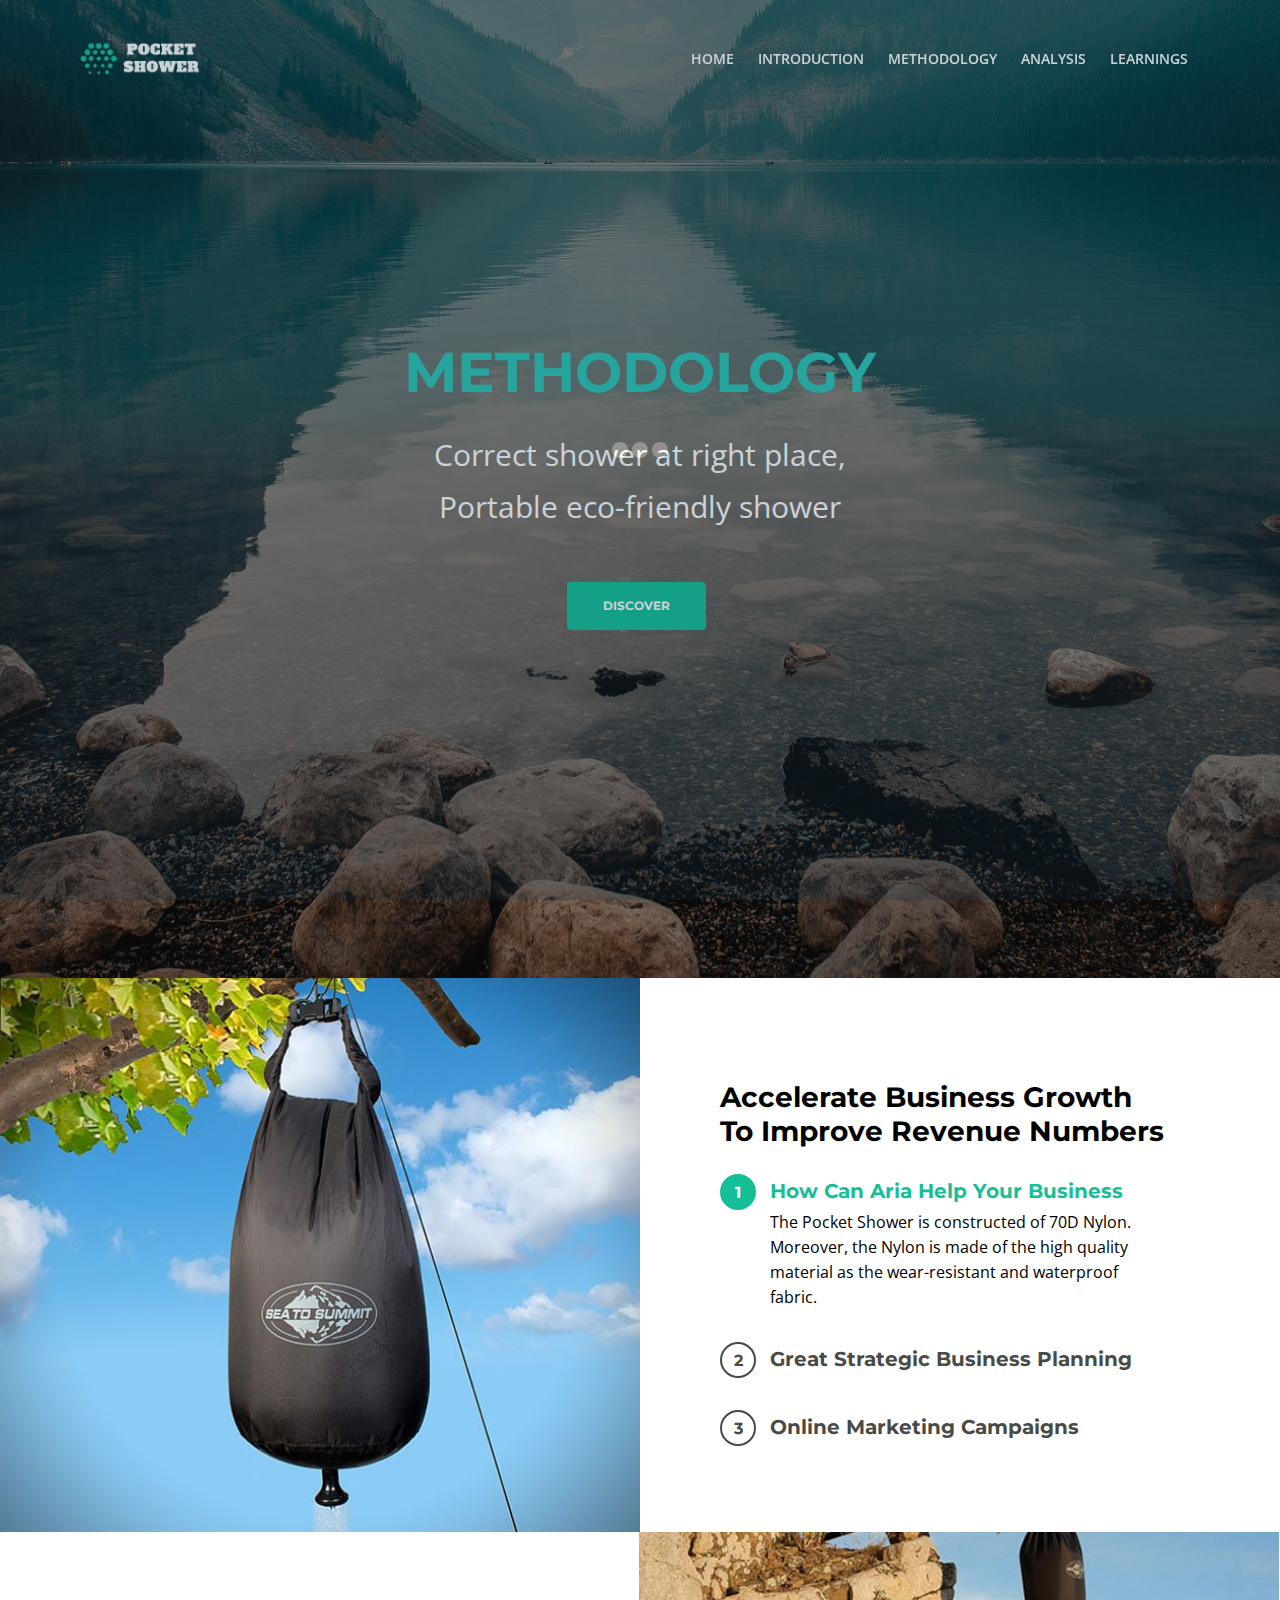
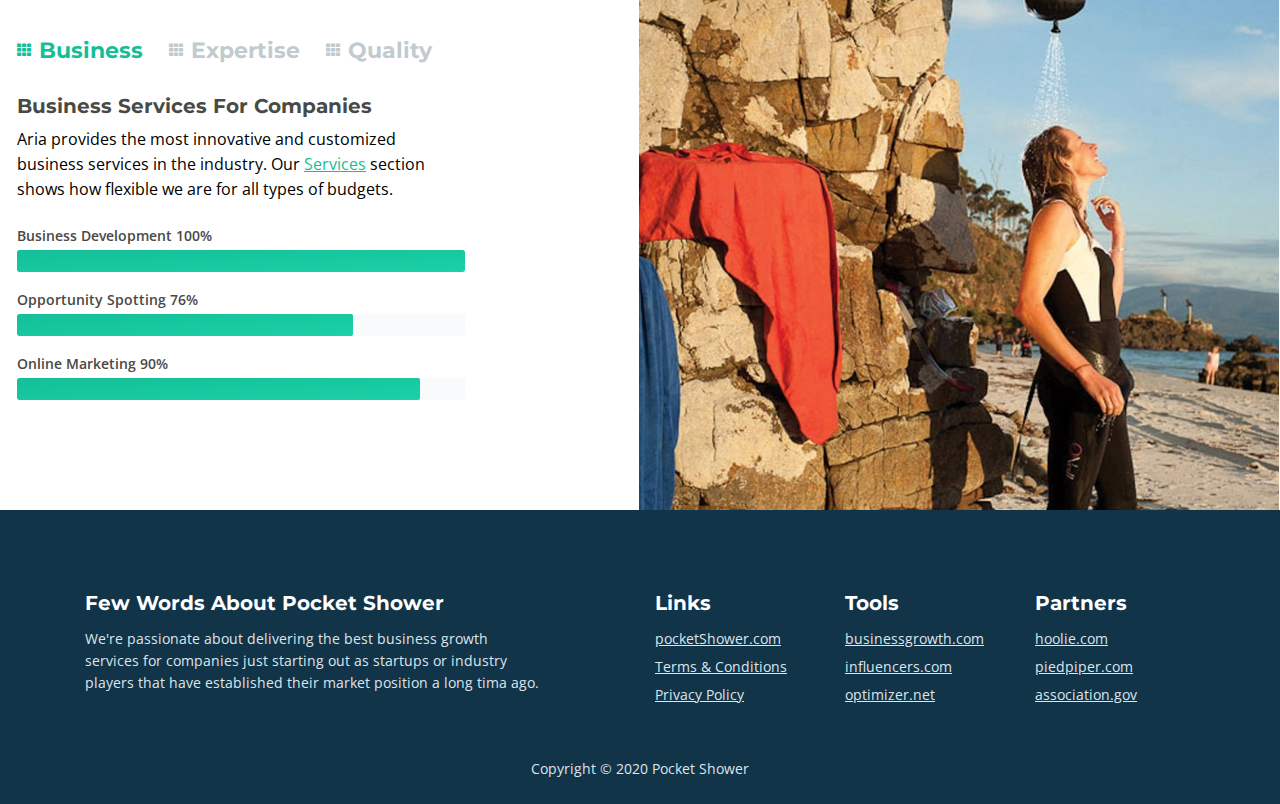
<file: web/methodology.html>
<!DOCTYPE html>
<html lang="en">

<head>
    <meta charset="utf-8">
    <meta name="viewport" content="width=device-width, initial-scale=1, shrink-to-fit=no">

    <!-- SEO Meta Tags -->
    <meta name="description" content="Aria is a business focused HTML landing page template built with Bootstrap to help you create lead generation websites for companies and their services.">
    <meta name="author" content="Inovatik">

    <!-- OG Meta Tags to improve the way the post looks when you share the page on LinkedIn, Facebook, Google+ -->
    <meta property="og:site_name" content="" />
    <!-- website name -->
    <meta property="og:site" content="" />
    <!-- website link -->
    <meta property="og:title" content="" />
    <!-- title shown in the actual shared post -->
    <meta property="og:description" content="" />
    <!-- description shown in the actual shared post -->
    <meta property="og:image" content="" />
    <!-- image link, make sure it's jpg -->
    <meta property="og:url" content="" />
    <!-- where do you want your post to link to -->
    <meta property="og:type" content="article" />

    <!-- Website Title -->
    <title>METHODOLOGY</title>

    <!-- Styles -->
    <link href="https://fonts.googleapis.com/css?family=Montserrat:500,700&display=swap&subset=latin-ext" rel="stylesheet">
    <link href="https://fonts.googleapis.com/css?family=Open+Sans:400,400i,600&display=swap&subset=latin-ext" rel="stylesheet">
    <link href="css/bootstrap.css" rel="stylesheet">
    <link href="css/fontawesome-all.css" rel="stylesheet">
    <link href="css/swiper.css" rel="stylesheet">
    <link href="css/magnific-popup.css" rel="stylesheet">
    <link href="css/styles.css" rel="stylesheet">

    <!-- Favicon  -->
    <link rel="icon" href="images/favicon.png">
</head>

<body data-spy="scroll" data-target=".fixed-top">

    <!-- Preloader -->
    <div class="spinner-wrapper">
        <div class="spinner">
            <div class="bounce1"></div>
            <div class="bounce2"></div>
            <div class="bounce3"></div>
        </div>
    </div>
    <!-- end of preloader -->


    <!-- Navbar -->
    <nav class="navbar navbar-expand-md navbar-dark navbar-custom fixed-top">
        <!-- Text Logo - Use this if you don't have a graphic logo -->
        <!-- <a class="navbar-brand logo-text page-scroll" href="index.html">Aria</a> -->

        <!-- Image Logo -->
        <a class="navbar-brand logo-image index" href="index.html"><img src="images/Pocket_shower-removebg-preview.png" alt="alternative"></a>

        <!-- Mobile Menu Toggle Button -->
        <button class="navbar-toggler" type="button" data-toggle="collapse" data-target="#navbarsExampleDefault" aria-controls="navbarsExampleDefault" aria-expanded="false" aria-label="Toggle navigation">
            <span class="navbar-toggler-awesome fas fa-bars"></span>
            <span class="navbar-toggler-awesome fas fa-times"></span>
        </button>
        <!-- end of mobile menu toggle button -->

        <div class="collapse navbar-collapse" id="navbarsExampleDefault">
            <ul class="navbar-nav ml-auto">
                <li class="nav-item">
                    <a class="nav-link page-scroll" href="index.html">HOME <span class="sr-only">(current)</span></a>
                </li>
                <li class="nav-item">
                    <a class="nav-link page-scroll" href="index.html">INTRODUCTION</a>
                </li>
                <li class="nav-item">
                    <a class="nav-link page-scroll" href="methodology.html">METHODOLOGY</a>
                </li>
                <li class="nav-item">
                    <a class="nav-link page-scroll" href="analysis.html">ANALYSIS</a>
                </li>
                <li class="nav-item">
                    <a class="nav-link page-scroll" href="learnings.html">LEARNINGS</a>
                </li>
            </ul>




            <!-- <span class="nav-item social-icons">
                <span class="fa-stack">
                    <a href="#your-link">
                        <span class="hexagon"></span>
            <i class="fab fa-facebook-f fa-stack-1x"></i>
            </a>
            </span>
            <span class="fa-stack">
                    <a href="#your-link">
                        <span class="hexagon"></span>
            <i class="fab fa-twitter fa-stack-1x"></i>
            </a>
            </span>
            </span> -->
        </div>
    </nav>
    <!-- end of navbar -->
    <!-- end of navbar -->


    <!-- Header -->
    <header id="header" class="header">
        <div class="header-content index">
            <div class="container">
                <div class="row">
                    <div class="col-lg-12">
                        <div class="text-container">
                            <h1 style="color: #2ec4b6;">METHODOLOGY<span id="js-rotating"></span></h1>
                            <p class="p-heading p-large" style="color: #ffffff; padding: 30px 0px; font-size: 30px;">
                                Correct shower at right place, <br> <br> Portable eco-friendly shower</p>
                            <a class="btn-solid-lg page-scroll" href="#intro">DISCOVER</a>
                        </div>
                    </div>
                    <!-- end of col -->
                </div>
                <!-- end of row -->
            </div>
            <!-- end of container -->
        </div>
        <!-- end of header-content -->
    </header>
    <!-- end of header -->
    <!-- end of header -->


    <!-- Details 1 -->
    <div id="details" class="accordion" style="display: flex;">
        <div class="area-1">
        </div>
        <!-- end of area-1 on same line and no space between comments to eliminate margin white space -->
        <div class="area-2">

            <!-- Accordion -->
            <div class="accordion-container" id="accordionOne">
                <h2>Accelerate Business Growth To Improve Revenue Numbers</h2>
                <div class="item">
                    <div id="headingOne">
                        <span data-toggle="collapse" data-target="#collapseOne" aria-expanded="true" aria-controls="collapseOne" role="button">
                            <span class="circle-numbering">1</span><span class="accordion-title">How Can Aria Help Your
                                Business</span>
                        </span>
                    </div>
                    <div id="collapseOne" class="collapse show" aria-labelledby="headingOne" data-parent="#accordionOne">
                        <div class="accordion-body">
                            The Pocket Shower is constructed of 70D Nylon. Moreover, the Nylon is made of the high quality material as the wear-resistant and waterproof fabric.
                        </div>
                    </div>
                </div>
                <!-- end of item -->

                <div class="item">
                    <div id="headingTwo">
                        <span class="collapsed" data-toggle="collapse" data-target="#collapseTwo" aria-expanded="false" aria-controls="collapseTwo" role="button">
                            <span class="circle-numbering">2</span><span class="accordion-title">Great Strategic
                                Business Planning</span>
                        </span>
                    </div>
                    <div id="collapseTwo" class="collapse" aria-labelledby="headingTwo" data-parent="#accordionOne">
                        <div class="accordion-body">
                            A pocket shower can store as much as 10 liters of water. This storage facility can provide an 8-minute shower with a fully open showerhead.
                        </div>
                    </div>
                </div>
                <!-- end of item -->

                <div class="item">
                    <div id="headingThree">
                        <span class="collapsed" data-toggle="collapse" data-target="#collapseThree" aria-expanded="false" aria-controls="collapseThree" role="button">
                            <span class="circle-numbering">3</span><span class="accordion-title">Online Marketing
                                Campaigns</span>
                        </span>
                    </div>
                    <div id="collapseThree" class="collapse" aria-labelledby="headingThree" data-parent="#accordionOne">
                        <div class="accordion-body">
                            The lightweight pocket showerhead is integrated into the base and adjusts water flow using an easy-to-use on/off switch system.
                        </div>
                    </div>
                </div>
                <!-- end of item -->
            </div>
            <!-- end of accordion-container -->
            <!-- end of accordion -->

        </div>
        <!-- end of area-2 -->
    </div>
    <!-- end of accordion -->
    <!-- end of details 1 -->


    <!-- Details 2 -->
    <div class="tabs">
        <div class="area-1">
            <div class="tabs-container">

                <!-- Tabs Links -->
                <ul class="nav nav-tabs" id="ariaTabs" role="tablist">
                    <li class="nav-item">
                        <a class="nav-link active" id="nav-tab-1" data-toggle="tab" href="#tab-1" role="tab" aria-controls="tab-1" aria-selected="true"><i class="fas fa-th"></i> Business</a>
                    </li>
                    <li class="nav-item">
                        <a class="nav-link" id="nav-tab-2" data-toggle="tab" href="#tab-2" role="tab" aria-controls="tab-2" aria-selected="false"><i class="fas fa-th"></i> Expertise</a>
                    </li>
                    <li class="nav-item">
                        <a class="nav-link" id="nav-tab-3" data-toggle="tab" href="#tab-3" role="tab" aria-controls="tab-3" aria-selected="false"><i class="fas fa-th"></i> Quality</a>
                    </li>
                </ul>
                <!-- end of tabs links -->

                <!-- Tabs Content -->
                <div class="tab-content" id="ariaTabsContent">

                    <!-- Tab -->
                    <div class="tab-pane fade show active" id="tab-1" role="tabpanel" aria-labelledby="tab-1">
                        <h4>Business Services For Companies</h4>
                        <p>Aria provides the most innovative and customized business services in the industry. Our <a class="green page-scroll" href="#services">Services</a> section shows how flexible we are for all types of budgets.</p>

                        <!-- Progress Bars -->
                        <div class="progress-container">
                            <div class="title">Business Development 100%</div>
                            <div class="progress">
                                <div class="progress-bar first" role="progressbar" aria-valuenow="0" aria-valuemin="0" aria-valuemax="100"></div>
                            </div>
                            <div class="title">Opportunity Spotting 76%</div>
                            <div class="progress">
                                <div class="progress-bar second" role="progressbar" aria-valuenow="75" aria-valuemin="0" aria-valuemax="100"></div>
                            </div>
                            <div class="title">Online Marketing 90%</div>
                            <div class="progress">
                                <div class="progress-bar third" role="progressbar" aria-valuenow="90" aria-valuemin="0" aria-valuemax="100"></div>
                            </div>
                        </div>
                        <!-- end of progress-container -->
                        <!-- end of progress bars -->

                    </div>
                    <!-- end of tab-pane -->
                    <!-- end of tab -->

                    <!-- Tab -->
                    <div class="tab-pane fade" id="tab-2" role="tabpanel" aria-labelledby="tab-2">
                        <ul class="list-unstyled li-space-lg first">
                            <li class="media">
                                <div class="media-bullet">1</div>
                                <div class="media-body"><strong>High quality</strong> is on top of our list when it comes to the way we deliver the services</div>
                            </li>
                            <li class="media">
                                <div class="media-bullet">2</div>
                                <div class="media-body"><strong>Maximum impact</strong> is what we look for in our actions
                                </div>
                            </li>
                            <li class="media">
                                <div class="media-bullet">3</div>
                                <div class="media-body"><strong>Quality standards</strong> are important but meant to be exceeded
                                </div>
                            </li>
                        </ul>
                        <ul class="list-unstyled li-space-lg last">
                            <li class="media">
                                <div class="media-bullet">4</div>
                                <div class="media-body"><strong>We're always looking</strong> for industry leaders to help them win their market position</div>
                            </li>
                            <li class="media">
                                <div class="media-bullet">5</div>
                                <div class="media-body"><strong>Evaluation</strong> is a key aspect of this business and important
                                </div>
                            </li>
                            <li class="media">
                                <div class="media-bullet">6</div>
                                <div class="media-body"><strong>Ethic</strong> procedures ar alwasy at the base of everything we do</div>
                            </li>
                        </ul>
                    </div>
                    <!-- end of tab-pane -->
                    <!-- end of tab -->

                    <!-- Tab -->
                    <div class="tab-pane fade" id="tab-3" role="tabpanel" aria-labelledby="tab-3">
                        <p><strong>We strive to achieve</strong> 100% customer satisfaction for both types of customers: hiring companies and job seekers. Types of customers: <a class="green" href="#your-link">with huge potential</a></p>
                        <p><strong>Our goal is to help</strong> your company achieve its full potential and establish long term stability for <a class="green" href="#your-link">the stakeholders</a></p>
                        <ul class="list-unstyled li-space-lg">
                            <li class="media">
                                <i class="fas fa-square"></i>
                                <div class="media-body">It's easy to get a quotation, just call our office anytime</div>
                            </li>
                            <li class="media">
                                <i class="fas fa-square"></i>
                                <div class="media-body">We'll get back to you with an initial estimate soon</div>
                            </li>
                            <li class="media">
                                <i class="fas fa-square"></i>
                                <div class="media-body">Get ready to see results even after only 30 days</div>
                            </li>
                            <li class="media">
                                <i class="fas fa-square"></i>
                                <div class="media-body">Ask for a quote and start improving your business</div>
                            </li>
                            <li class="media">
                                <i class="fas fa-square"></i>
                                <div class="media-body">Just fill out the form and we'll call you right away</div>
                            </li>
                        </ul>
                    </div>
                    <!-- end of tab-pane -->
                    <!-- end of tab -->

                </div>
                <!-- end of tab-content -->
                <!-- end of tabs content -->

            </div>
            <!-- end of tabs-container -->
        </div>
        <!-- end of area-1 on same line and no space between comments to eliminate margin white space -->
        <div class="area-2"></div>
        <!-- end of area-2 -->
    </div>
    <!-- end of tabs -->
    <!-- end of details 2 -->


    <!-- Footer -->
    <div class="footer">
        <div class="container">
            <div class="row">
                <div class="col-md-6">
                    <div class="text-container about">
                        <h4>Few Words About Pocket Shower</h4>
                        <p class="white">We're passionate about delivering the best business growth services for companies just starting out as startups or industry players that have established their market position a long tima ago.</p>
                    </div>
                    <!-- end of text-container -->
                </div>
                <!-- end of col -->
                <div class="col-md-2">
                    <div class="text-container">
                        <h4>Links</h4>
                        <ul class="list-unstyled li-space-lg white">
                            <li>
                                <a class="white" href="#your-link">pocketShower.com</a>
                            </li>
                            <li>
                                <a class="white" href="terms-conditions.html">Terms & Conditions</a>
                            </li>
                            <li>
                                <a class="white" href="privacy-policy.html">Privacy Policy</a>
                            </li>
                        </ul>
                    </div>
                    <!-- end of text-container -->
                </div>
                <!-- end of col -->
                <div class="col-md-2">
                    <div class="text-container">
                        <h4>Tools</h4>
                        <ul class="list-unstyled li-space-lg">
                            <li>
                                <a class="white" href="#your-link">businessgrowth.com</a>
                            </li>
                            <li>
                                <a class="white" href="#your-link">influencers.com</a>
                            </li>
                            <li class="media">
                                <a class="white" href="#your-link">optimizer.net</a>
                            </li>
                        </ul>
                    </div>
                    <!-- end of text-container -->
                </div>
                <!-- end of col -->
                <div class="col-md-2">
                    <div class="text-container">
                        <h4>Partners</h4>
                        <ul class="list-unstyled li-space-lg">
                            <li>
                                <a class="white" href="#your-link">hoolie.com</a>
                            </li>
                            <li>
                                <a class="white" href="#your-link">piedpiper.com</a>
                            </li>
                            <li>
                                <a class="white" href="#your-link">association.gov</a>
                            </li>
                        </ul>
                    </div>
                    <!-- end of text-container -->
                </div>
                <!-- end of col -->
            </div>
            <!-- end of row -->
        </div>
        <!-- end of container -->
    </div>
    <!-- end of footer -->
    <!-- end of footer -->


    <!-- Copyright -->
    <div class="copyright">
        <div class="container">
            <div class="row">
                <div class="col-lg-12">
                    <p class="p-small">Copyright © 2020 <a href="#https://inovatik.com">Pocket Shower</a></p>
                </div>
                <!-- end of col -->
            </div>
            <!-- enf of row -->
        </div>
        <!-- end of container -->
    </div>
    <!-- end of copyright -->
    <!-- end of copyright -->


    <!-- Scripts -->
    <script src="js/jquery.min.js"></script>
    <!-- jQuery for Bootstrap's JavaScript plugins -->
    <script src="js/popper.min.js"></script>
    <!-- Popper tooltip library for Bootstrap -->
    <script src="js/bootstrap.min.js"></script>
    <!-- Bootstrap framework -->
    <script src="js/jquery.easing.min.js"></script>
    <!-- jQuery Easing for smooth scrolling between anchors -->
    <script src="js/swiper.min.js"></script>
    <!-- Swiper for image and text sliders -->
    <script src="js/jquery.magnific-popup.js"></script>
    <!-- Magnific Popup for lightboxes -->
    <script src="js/morphext.min.js"></script>
    <!-- Morphtext rotating text in the header -->
    <script src="js/isotope.pkgd.min.js"></script>
    <!-- Isotope for filter -->
    <script src="js/validator.min.js"></script>
    <!-- Validator.js - Bootstrap plugin that validates forms -->
    <script src="js/scripts.js"></script>
    <!-- Custom scripts -->
</body>

</html>
</file>
<file: css/styles.css>
/* Template: Aria - Business HTML Landing Page Template
   Author: Inovatik
   Created: Jul 2019
   Description: Master CSS file
*/


/*****************************************
Table Of Contents:

01. General Styles
02. Preloader
03. Navigation
04. Header
05. Intro
06. Description
07. Services
08. Details 1
09. Details 2
10. Testimonials
11. Call Me
12. Projects
13. Project Lightboxes
14. Team
15. About
16. Contact
17. Footer
18. Copyright
19. Back To Top Button
20. Extra Pages
21. Media Queries
******************************************/


/*****************************************
Colors:

- Backgrounds - light gray #fbfbfb
- Background - dark blue #153e52
- Backgrounds navbar, footer - dark gray #113448
- Buttons, bullets, icons - green #14bf98
- Headings text - black #484a46
- Body text - gray #787976
- Body text - light gray #dfe5ec
******************************************/


/******************************/


/*     01. General Styles     */


/******************************/

body,
html {
    width: 100%;
    height: 100%;
    margin: 0px;
    padding: 0px;
    overflow-x: hidden;
}

body,
p {
    color: #000000;
    font: 400 1rem/1.5625rem "Open Sans", sans-serif;
}

.p-large {
    font: 400 1.125rem/1.625rem "Open Sans", sans-serif;
}

.p-small {
    font: 400 0.875rem/1.375rem "Open Sans", sans-serif;
}

.p-heading {
    margin-bottom: 3.5rem;
    text-align: center;
}

.li-space-lg li {
    margin-bottom: 0.375rem;
}

.indent {
    padding-left: 1.25rem;
}

h1 {
    color: #484a46;
    font: 700 2.5rem/3rem "Montserrat", sans-serif;
}

h2 {
    color: #000000;
    font: 700 1.75rem/2.125rem "Montserrat", sans-serif;
}

h3 {
    color: #d1d1d1;
    font: 700 1.375rem/1.75rem "Montserrat", sans-serif;
}

h4 {
    color: #484a46;
    font: 700 1.25rem/1.625rem "Montserrat", sans-serif;
}

h5 {
    color: #484a46;
    font: 700 1.125rem/1.5rem "Montserrat", sans-serif;
}

h6 {
    color: #484a46;
    font: 700 1rem/1.375rem "Montserrat", sans-serif;
}

a {
    color: #787976;
    text-decoration: underline;
}

a:hover {
    color: #787976;
    text-decoration: underline;
}

a.green {
    color: #14bf98;
}

a.white,
.white {
    color: #dfe5ec;
}

.testimonial-text {
    font-style: italic;
}

.testimonial-author {
    font: 700 1rem/1.375rem "Montserrat", sans-serif;
}

strong {
    color: #484a46;
}

.section-title {
    color: #14bf98;
    font: 500 0.8125rem/1.125rem "Montserrat", sans-serif;
}

.btn-solid-reg {
    display: inline-block;
    padding: 1.1875rem 1.875rem 1.1875rem 1.875rem;
    border: 0.125rem solid #14bf98;
    border-radius: 0.25rem;
    background-color: #14bf98;
    color: #fff;
    font: 700 0.75rem/0 "Montserrat", sans-serif;
    text-decoration: none;
    transition: all 0.2s;
}

.btn-solid-reg:hover {
    background-color: transparent;
    color: #14bf98;
    text-decoration: none;
}

.btn-solid-lg {
    display: inline-block;
    padding: 1.375rem 2.125rem 1.375rem 2.125rem;
    border: 0.125rem solid #14bf98;
    border-radius: 0.25rem;
    background-color: #14bf98;
    color: #fff;
    font: 700 0.75rem/0 "Montserrat", sans-serif;
    text-decoration: none;
    transition: all 0.2s;
}

.btn-solid-lg:hover {
    background-color: transparent;
    color: #14bf98;
    text-decoration: none;
}

.btn-outline-reg {
    display: inline-block;
    padding: 1.1875rem 1.875rem 1.1875rem 1.875rem;
    border: 0.125rem solid #787976;
    border-radius: 0.25rem;
    background-color: transparent;
    color: #787976;
    font: 700 0.75rem/0 "Montserrat", sans-serif;
    text-decoration: none;
    transition: all 0.2s;
}

.btn-outline-reg:hover {
    background-color: #787976;
    color: #fff;
    text-decoration: none;
}

.btn-outline-lg {
    display: inline-block;
    padding: 1.375rem 2.125rem 1.375rem 2.125rem;
    border: 0.125rem solid #787976;
    border-radius: 0.25rem;
    background-color: transparent;
    color: #787976;
    font: 700 0.75rem/0 "Montserrat", sans-serif;
    text-decoration: none;
    transition: all 0.2s;
}

.btn-outline-lg:hover {
    background-color: #787976;
    color: #fff;
    text-decoration: none;
}

.btn-outline-sm {
    display: inline-block;
    padding: 1rem 1.625rem 0.9375rem 1.625rem;
    border: 0.125rem solid #787976;
    border-radius: 0.25rem;
    background-color: transparent;
    color: #787976;
    font: 700 0.75rem/0 "Montserrat", sans-serif;
    text-decoration: none;
    transition: all 0.2s;
}

.btn-outline-sm:hover {
    background-color: #787976;
    color: #fff;
    text-decoration: none;
}

.form-group {
    position: relative;
    margin-bottom: 1.25rem;
}

.form-group.has-error.has-danger {
    margin-bottom: 0.625rem;
}

.form-group.has-error.has-danger .help-block.with-errors ul {
    margin-top: 0.375rem;
}

.label-control {
    position: absolute;
    top: 0.8125rem;
    left: 1.375rem;
    color: #787976;
    opacity: 1;
    font: 400 0.875rem/1.375rem "Open Sans", sans-serif;
    cursor: text;
    transition: all 0.2s ease;
}


/* IE10+ hack to solve lower label text position compared to the rest of the browsers */

@media screen and (-ms-high-contrast: active),
screen and (-ms-high-contrast: none) {
    .label-control {
        top: 0.9375rem;
    }
}

.form-control-input:focus+.label-control,
.form-control-input.notEmpty+.label-control,
.form-control-textarea:focus+.label-control,
.form-control-textarea.notEmpty+.label-control {
    top: 0.125rem;
    opacity: 1;
    font-size: 0.75rem;
    font-weight: 500;
}

.form-control-input,
.form-control-select {
    display: block;
    /* needed for proper display of the label in Firefox, IE, Edge */
    width: 100%;
    padding-top: 1.25rem;
    padding-bottom: 0.25rem;
    padding-left: 1.3125rem;
    border: 1px solid #dadada;
    border-radius: 0.25rem;
    background-color: #fff;
    color: #787976;
    font: 400 0.875rem/1.375rem "Open Sans", sans-serif;
    transition: all 0.2s;
    -webkit-appearance: none;
    /* removes inner shadow on form inputs on ios safari */
}

.form-control-select {
    padding-top: 0.5rem;
    padding-bottom: 0.5rem;
    height: 3rem;
}


/* IE10+ hack to solve lower label text position compared to the rest of the browsers */

@media screen and (-ms-high-contrast: active),
screen and (-ms-high-contrast: none) {
    .form-control-input {
        padding-top: 1.25rem;
        padding-bottom: 0.75rem;
        line-height: 1.75rem;
    }
    .form-control-select {
        padding-top: 0.875rem;
        padding-bottom: 0.75rem;
        height: 3.125rem;
        line-height: 2.125rem;
    }
}

select {
    /* you should keep these first rules in place to maintain cross-browser behavior */
    -webkit-appearance: none;
    -moz-appearance: none;
    -ms-appearance: none;
    -o-appearance: none;
    appearance: none;
    background-image: url('../images/down-arrow.png');
    background-position: 96% 50%;
    background-repeat: no-repeat;
    outline: none;
}

select::-ms-expand {
    display: none;
    /* removes the ugly default down arrow on select form field in IE11 */
}

.form-control-textarea {
    display: block;
    /* used to eliminate a bottom gap difference between Chrome and IE/FF */
    width: 100%;
    height: 8rem;
    /* used instead of html rows to normalize height between Chrome and IE/FF */
    padding-top: 1.25rem;
    padding-left: 1.3125rem;
    border: 1px solid #dadada;
    border-radius: 0.25rem;
    background-color: #fff;
    color: #787976;
    font: 400 1rem/1.5625rem "Open Sans", sans-serif;
    transition: all 0.2s;
}

.form-control-input:focus,
.form-control-select:focus,
.form-control-textarea:focus {
    border: 1px solid #a1a1a1;
    outline: none;
    /* Removes blue border on focus */
}

.form-control-input:hover,
.form-control-select:hover,
.form-control-textarea:hover {
    border: 1px solid #a1a1a1;
}

.checkbox {
    font: 400 0.875rem/1.375rem "Open Sans", sans-serif;
}

input[type='checkbox'] {
    vertical-align: -15%;
    margin-right: 0.375rem;
}


/* IE10+ hack to raise checkbox field position compared to the rest of the browsers */

@media screen and (-ms-high-contrast: active),
screen and (-ms-high-contrast: none) {
    input[type='checkbox'] {
        vertical-align: -9%;
    }
}

.form-control-submit-button {
    display: inline-block;
    width: 100%;
    height: 3.125rem;
    border: 0.125rem solid #14bf98;
    border-radius: 0.25rem;
    background-color: #14bf98;
    color: #fff;
    font: 700 0.75rem/1.75rem "Montserrat", sans-serif;
    cursor: pointer;
    transition: all 0.2s;
}

.form-control-submit-button:hover {
    background-color: transparent;
    color: #14bf98;
}


/* Form Success And Error Message Formatting */

#lmsgSubmit.h3.text-center.tada.animated,
#cmsgSubmit.h3.text-center.tada.animated,
#pmsgSubmit.h3.text-center.tada.animated,
#lmsgSubmit.h3.text-center,
#cmsgSubmit.h3.text-center,
#pmsgSubmit.h3.text-center {
    display: block;
    margin-bottom: 0;
    color: #b93636;
    font: 400 1.125rem/1rem "Open Sans", sans-serif;
}

.help-block.with-errors .list-unstyled {
    color: #787976;
    font-size: 0.75rem;
    line-height: 1.125rem;
    text-align: left;
}

.help-block.with-errors ul {
    margin-bottom: 0;
}


/* end of form success and error message formatting */


/* Form Success And Error Message Animation - Animate.css */

@-webkit-keyframes tada {
    from {
        -webkit-transform: scale3d(1, 1, 1);
        -ms-transform: scale3d(1, 1, 1);
        transform: scale3d(1, 1, 1);
    }
    10%,
    20% {
        -webkit-transform: scale3d(.9, .9, .9) rotate3d(0, 0, 1, -3deg);
        -ms-transform: scale3d(.9, .9, .9) rotate3d(0, 0, 1, -3deg);
        transform: scale3d(.9, .9, .9) rotate3d(0, 0, 1, -3deg);
    }
    30%,
    50%,
    70%,
    90% {
        -webkit-transform: scale3d(1.1, 1.1, 1.1) rotate3d(0, 0, 1, 3deg);
        -ms-transform: scale3d(1.1, 1.1, 1.1) rotate3d(0, 0, 1, 3deg);
        transform: scale3d(1.1, 1.1, 1.1) rotate3d(0, 0, 1, 3deg);
    }
    40%,
    60%,
    80% {
        -webkit-transform: scale3d(1.1, 1.1, 1.1) rotate3d(0, 0, 1, -3deg);
        -ms-transform: scale3d(1.1, 1.1, 1.1) rotate3d(0, 0, 1, -3deg);
        transform: scale3d(1.1, 1.1, 1.1) rotate3d(0, 0, 1, -3deg);
    }
    to {
        -webkit-transform: scale3d(1, 1, 1);
        -ms-transform: scale3d(1, 1, 1);
        transform: scale3d(1, 1, 1);
    }
}

@keyframes tada {
    from {
        -webkit-transform: scale3d(1, 1, 1);
        -ms-transform: scale3d(1, 1, 1);
        transform: scale3d(1, 1, 1);
    }
    10%,
    20% {
        -webkit-transform: scale3d(.9, .9, .9) rotate3d(0, 0, 1, -3deg);
        -ms-transform: scale3d(.9, .9, .9) rotate3d(0, 0, 1, -3deg);
        transform: scale3d(.9, .9, .9) rotate3d(0, 0, 1, -3deg);
    }
    30%,
    50%,
    70%,
    90% {
        -webkit-transform: scale3d(1.1, 1.1, 1.1) rotate3d(0, 0, 1, 3deg);
        -ms-transform: scale3d(1.1, 1.1, 1.1) rotate3d(0, 0, 1, 3deg);
        transform: scale3d(1.1, 1.1, 1.1) rotate3d(0, 0, 1, 3deg);
    }
    40%,
    60%,
    80% {
        -webkit-transform: scale3d(1.1, 1.1, 1.1) rotate3d(0, 0, 1, -3deg);
        -ms-transform: scale3d(1.1, 1.1, 1.1) rotate3d(0, 0, 1, -3deg);
        transform: scale3d(1.1, 1.1, 1.1) rotate3d(0, 0, 1, -3deg);
    }
    to {
        -webkit-transform: scale3d(1, 1, 1);
        -ms-transform: scale3d(1, 1, 1);
        transform: scale3d(1, 1, 1);
    }
}

.tada {
    -webkit-animation-name: tada;
    animation-name: tada;
}

.animated {
    -webkit-animation-duration: 1s;
    animation-duration: 1s;
    -webkit-animation-fill-mode: both;
    animation-fill-mode: both;
}


/* end of form success and error message animation - Animate.css */


/* Fade-move Animation For Lightbox - Magnific Popup */


/* at start */

.my-mfp-slide-bottom .zoom-anim-dialog {
    opacity: 0;
    transition: all 0.2s ease-out;
    -webkit-transform: translateY(-1.25rem) perspective(37.5rem) rotateX(10deg);
    -ms-transform: translateY(-1.25rem) perspective(37.5rem) rotateX(10deg);
    transform: translateY(-1.25rem) perspective(37.5rem) rotateX(10deg);
}


/* animate in */

.my-mfp-slide-bottom.mfp-ready .zoom-anim-dialog {
    opacity: 1;
    -webkit-transform: translateY(0) perspective(37.5rem) rotateX(0);
    -ms-transform: translateY(0) perspective(37.5rem) rotateX(0);
    transform: translateY(0) perspective(37.5rem) rotateX(0);
}


/* animate out */

.my-mfp-slide-bottom.mfp-removing .zoom-anim-dialog {
    opacity: 0;
    -webkit-transform: translateY(-0.625rem) perspective(37.5rem) rotateX(10deg);
    -ms-transform: translateY(-0.625rem) perspective(37.5rem) rotateX(10deg);
    transform: translateY(-0.625rem) perspective(37.5rem) rotateX(10deg);
}


/* dark overlay, start state */

.my-mfp-slide-bottom.mfp-bg {
    opacity: 0;
    transition: opacity 0.2s ease-out;
}


/* animate in */

.my-mfp-slide-bottom.mfp-ready.mfp-bg {
    opacity: 0.8;
}


/* animate out */

.my-mfp-slide-bottom.mfp-removing.mfp-bg {
    opacity: 0;
}


/* end of fade-move animation for lightbox - magnific popup */


/* Fade Animation For Image Slider - Magnific Popup */

@-webkit-keyframes fadeIn {
    from {
        opacity: 0;
    }
    to {
        opacity: 1;
    }
}

@keyframes fadeIn {
    from {
        opacity: 0;
    }
    to {
        opacity: 1;
    }
}

.fadeIn {
    -webkit-animation: fadeIn 0.6s;
    animation: fadeIn 0.6s;
}

@-webkit-keyframes fadeOut {
    from {
        opacity: 1;
    }
    to {
        opacity: 0;
    }
}

@keyframes fadeOut {
    from {
        opacity: 1;
    }
    to {
        opacity: 0;
    }
}

.fadeOut {
    -webkit-animation: fadeOut 0.8s;
    animation: fadeOut 0.8s;
}


/* end of fade animation for image slider - magnific popup */


/*************************/


/*     02. Preloader     */


/*************************/

.spinner-wrapper {
    position: fixed;
    z-index: 999999;
    top: 0;
    right: 0;
    bottom: 0;
    left: 0;
    background: #113448;
}

.spinner {
    position: absolute;
    top: 50%;
    /* centers the loading animation vertically one the screen */
    left: 50%;
    /* centers the loading animation horizontally one the screen */
    width: 3.75rem;
    height: 1.25rem;
    margin: -0.625rem 0 0 -1.875rem;
    /* is width and height divided by two */
    text-align: center;
}

.spinner>div {
    display: inline-block;
    width: 1rem;
    height: 1rem;
    border-radius: 100%;
    background-color: #fff;
    -webkit-animation: sk-bouncedelay 1.4s infinite ease-in-out both;
    animation: sk-bouncedelay 1.4s infinite ease-in-out both;
}

.spinner .bounce1 {
    -webkit-animation-delay: -0.32s;
    animation-delay: -0.32s;
}

.spinner .bounce2 {
    -webkit-animation-delay: -0.16s;
    animation-delay: -0.16s;
}

@-webkit-keyframes sk-bouncedelay {
    0%,
    80%,
    100% {
        -webkit-transform: scale(0);
    }
    40% {
        -webkit-transform: scale(1.0);
    }
}

@keyframes sk-bouncedelay {
    0%,
    80%,
    100% {
        -webkit-transform: scale(0);
        -ms-transform: scale(0);
        transform: scale(0);
    }
    40% {
        -webkit-transform: scale(1.0);
        -ms-transform: scale(1.0);
        transform: scale(1.0);
    }
}


/**************************/


/*     03. Navigation     */


/**************************/

.navbar-custom {
    padding-top: 0.375rem;
    padding-bottom: 0.375rem;
    background-color: #113448;
    box-shadow: 0 0.0625rem 0.375rem 0 rgba(0, 0, 0, 0.1);
    font: 600 0.875rem/0.875rem "Open Sans", sans-serif;
    transition: all 0.2s;
}


/* .fixed-top {
    position: fixed;
    top: 0;
    width: 100%
} */

.navbar-custom .navbar-brand {
    font-size: 0;
}

.navbar-custom .navbar-brand.logo-image img {
    width: 7.7rem;
    height: 2.5rem;
    -webkit-backface-visibility: hidden;
}

.navbar-custom .navbar-brand.logo-text {
    margin-top: 0.25rem;
    margin-bottom: 0.25rem;
    font: 700 2.25rem/1.5rem "Montserrat", sans-serif;
    color: #fff;
    text-decoration: none;
}

.navbar-custom .navbar-nav {
    margin-top: 0.75rem;
    margin-bottom: 0.5rem;
}

.navbar-custom .nav-item .nav-link {
    padding: 0.625rem 0.75rem 0.625rem 0.75rem;
    color: #fff;
    text-decoration: none;
    transition: all 0.2s ease;
}

.navbar-custom .nav-item .nav-link:hover,
.navbar-custom .nav-item .nav-link.active {
    color: #14bf98;
}


/* Dropdown Menu */

.navbar-custom .dropdown:hover>.dropdown-menu {
    display: block;
    /* this makes the dropdown menu stay open while hovering it */
    min-width: auto;
    animation: fadeDropdown 0.2s;
    /* required for the fade animation */
}

@keyframes fadeDropdown {
    0% {
        opacity: 0;
    }
    100% {
        opacity: 1;
    }
}

.navbar-custom .dropdown-toggle:focus {
    /* removes dropdown outline on focus  */
    outline: 0;
}

.navbar-custom .dropdown-menu {
    margin-top: 0;
    border: none;
    border-radius: 0.25rem;
    background-color: #113448;
}

.navbar-custom .dropdown-item {
    color: #fff;
    text-decoration: none;
}

.navbar-custom .dropdown-item:hover {
    background-color: #113448;
}

.navbar-custom .dropdown-item .item-text {
    font: 600 0.875rem/0.875rem "Open Sans", sans-serif;
}

.navbar-custom .dropdown-item:hover .item-text {
    color: #14bf98;
}

.navbar-custom .dropdown-items-divide-hr {
    width: 100%;
    height: 1px;
    margin: 0.75rem auto 0.75rem auto;
    border: none;
    background-color: #b5bcc4;
    opacity: 0.2;
}


/* end of dropdown menu */

.navbar-custom .social-icons {
    display: none;
}

.navbar-custom .navbar-toggler {
    border: none;
    color: #fff;
    font-size: 2rem;
}

.navbar-custom button[aria-expanded='false'] .navbar-toggler-awesome.fas.fa-times {
    display: none;
}

.navbar-custom button[aria-expanded='false'] .navbar-toggler-awesome.fas.fa-bars {
    display: inline-block;
}

.navbar-custom button[aria-expanded='true'] .navbar-toggler-awesome.fas.fa-bars {
    display: none;
}

.navbar-custom button[aria-expanded='true'] .navbar-toggler-awesome.fas.fa-times {
    display: inline-block;
    margin-right: 0.125rem;
}


/*********************/


/*    04. Header     */


/*********************/

.header {
    background: linear-gradient(rgba(0, 0, 0, 0.3), rgba(0, 0, 0, 0.5)), url('../images/header-background.jpg') center center no-repeat;
    background-size: cover;
}

.header .header-content {
    padding-top: 8rem;
    padding-bottom: 2.125rem;
    text-align: center;
}

.header .text-container {
    margin-bottom: 3rem;
}

.header h1 {
    margin-bottom: 0.5rem;
    color: #fff;
}

.header .p-large {
    margin-bottom: 2rem;
    color: #dfe5ec;
}

.header .btn-solid-lg {
    margin-right: 0.5rem;
    margin-bottom: 1.25rem;
}


/*********************/


/*     05. Intro     */


/*********************/

.basic-1 {
    padding-top: 6.5rem;
    padding-bottom: 3rem;
}

.basic-1 .text-container {
    margin-bottom: 3rem;
}

.basic-1 .section-title {
    margin-bottom: 0.5rem;
}

.basic-1 h2 {
    margin-bottom: 1.375rem;
}

.basic-1 .testimonial-author {
    color: #484a46;
}


/* Hover Animation */

.basic-1 .image-container {
    overflow: hidden;
    border-radius: 0.25rem;
}

.basic-1 .image-container img {
    margin: 10px;
    border-radius: 0.25rem;
    transition: all 0.3s;
}

.basic-1 .image-container:hover img {
    -moz-transform: scale(1.15);
    -webkit-transform: scale(1.15);
    transform: scale(1.15);
}


/* end of hover animation */


/***************************/


/*     06. Description     */


/***************************/

.cards-1 {
    padding: 3rem 0rem 3rem 0rem;
}

.cards-1 .card {
    margin-bottom: 2.5rem;
    border: none;
    text-align: center;
}

.cards-1 .fa-stack {
    width: 6rem;
    height: 6rem;
    margin-right: auto;
    margin-bottom: 1rem;
    margin-left: auto;
    line-height: 6rem;
    text-align: left;
}

.cards-1 .fa-stack .hexagon {
    position: absolute;
    width: 6rem;
    height: 6rem;
    background: url('../images/hexagon-green.svg') center center no-repeat;
    background-size: 6rem 6rem;
}

.cards-1 .fa-stack-1x {
    color: #fff;
    font-size: 2rem;
}

.cards-1 .card-body {
    padding: 0;
}

.cards-1 .card-title {
    margin-bottom: 0.625rem;
}


/************************/


/*     07. Services     */


/************************/

.cards-2 {
    padding-top: 6.625rem;
    padding-bottom: 1.25rem;
    background-color: #fbfbfb;
}

.cards-2 .section-title {
    margin-bottom: 0.5rem;
    text-align: center;
}

.cards-2 h2 {
    margin-bottom: 3.25rem;
    text-align: center;
}

.cards-2 .card {
    margin-bottom: 5.625rem;
    border: none;
    background-color: transparent;
}

.cards-2 .card-image img {
    border-top-left-radius: 0.375rem;
    border-top-right-radius: 0.375rem;
}

.cards-2 .card-body {
    padding: 2.25rem 2rem 2.125rem 2rem;
    border: 1px solid #ebe8e8;
    border-bottom-left-radius: 0.375rem;
    border-bottom-right-radius: 0.375rem;
    background-color: #fff;
}

.cards-2 h3 {
    margin-bottom: 0.75rem;
    text-align: center;
}

.cards-2 .list-unstyled {
    margin-bottom: 1.5rem;
}

.cards-2 .list-unstyled .fas {
    color: #14bf98;
    font-size: 0.5rem;
    line-height: 1.375rem;
}

.cards-2 .list-unstyled .media-body {
    margin-left: 0.625rem;
}

.cards-2 .price {
    margin-bottom: 0.25rem;
    color: #484a46;
    font: 700 1rem/1.5rem "Montserrat", sans-serif;
    text-align: center;
}

.cards-2 .price span {
    color: #14bf98;
}

.cards-2 .button-container {
    margin-top: -1.375rem;
    text-align: center;
}

.cards-2 .btn-solid-reg:hover {
    background-color: #fff;
}


/*************************/


/*     08. Details 1     */


/*************************/

.accordion .area-1 {
    height: 27rem;
    background: url('../images/Shower_pht.jpg') center center no-repeat;
    background-size: cover;
    display: inline-flex;
}

.accordion .accordion-container {
    max-width: 90%;
    margin-right: auto;
    margin-left: auto;
    padding-top: 6.375rem;
    padding-bottom: 1.5rem;
}

.accordion h2 {
    margin-bottom: 1.625rem;
}

.accordion .item {
    margin-bottom: 2rem;
}

.accordion h4 {
    margin-bottom: 0;
}

.accordion span[aria-expanded="true"] .circle-numbering,
.accordion span[aria-expanded="false"] .circle-numbering {
    display: inline-block;
    width: 2.25rem;
    height: 2.25rem;
    margin-right: 0.875rem;
    border: 0.125rem solid #14bf98;
    border-radius: 50%;
    background-color: #14bf98;
    color: #fff;
    font: 700 1rem/2.125rem "Montserrat", sans-serif;
    text-align: center;
    vertical-align: middle;
    cursor: pointer;
    transition: all 0.2s ease;
}

.accordion span[aria-expanded="false"] .circle-numbering {
    border: 0.125rem solid #484a46;
    background-color: transparent;
    color: #484a46;
}

.accordion .item:hover span[aria-expanded="false"] .circle-numbering {
    border: 0.125rem solid #14bf98;
    color: #14bf98;
}

.accordion .accordion-title {
    display: inline-block;
    width: 70%;
    margin-top: 0.125rem;
    margin-bottom: 0.25rem;
    color: #484a46;
    font: 700 1.25rem/1.75rem "Montserrat", sans-serif;
    vertical-align: middle;
    cursor: pointer;
    transition: all 0.2s ease;
}

.accordion .item:hover .accordion-title {
    color: #14bf98;
}

.accordion span[aria-expanded="true"] .accordion-title {
    color: #14bf98;
}

.accordion .accordion-body {
    margin-left: 3.125rem;
}


/*************************/


/*     09. Details 2     */


/*************************/

.tabs .tabs-container {
    max-width: 90%;
    margin-right: auto;
    margin-left: auto;
    padding-top: 2rem;
    padding-bottom: 5.75rem;
}

.tabs .nav-tabs {
    justify-content: center;
    margin-bottom: 1.125rem;
    border-bottom: none;
}

.tabs .nav-link {
    margin-right: 1.625rem;
    margin-bottom: 0.875rem;
    padding: 0;
    border: none;
    border-radius: 0.25rem;
    color: #c1cace;
    font: 700 1.375rem/1.375rem "Montserrat", sans-serif;
    text-decoration: none;
    transition: all 0.2s ease;
}

.tabs .nav-link:hover,
.tabs .nav-link.active {
    color: #14bf98;
}

.tabs .nav-link .fas {
    margin-right: 0.125rem;
    font-size: 0.875rem;
    vertical-align: 20%;
}

.tabs #tab-1 .progress-container {
    margin-top: 1.5rem;
}

.tabs #tab-1 .progress-container .title {
    margin-bottom: 0.25rem;
    color: #484a46;
    font: 600 0.875rem/1.25rem "Open Sans", sans-serif;
}

.tabs #tab-1 .progress {
    height: 1.375rem;
    margin-bottom: 1.125rem;
    border-radius: 0.125rem;
    background-color: #f9fafc;
}

.tabs #tab-1 .progress-bar {
    display: block;
    padding-left: 1.5rem;
    border-radius: 0.125rem;
    background: linear-gradient(to bottom right, #14bf98, #1bd1a7);
}

.tabs #tab-1 .progress-bar.first {
    width: 100%;
}

.tabs #tab-1 .progress-bar.second {
    width: 75%;
}

.tabs #tab-1 .progress-bar.third {
    width: 90%;
}

.tabs #tab-2 .list-unstyled {
    margin-top: 1.75rem;
    margin-bottom: 0;
    vertical-align: top;
}

.tabs #tab-2 .list-unstyled .media {
    margin-bottom: 2rem;
}

.tabs #tab-2 .list-unstyled .media-bullet {
    color: #14bf98;
    font-weight: 600;
    font-size: 2rem;
    line-height: 2rem;
}

.tabs #tab-2 .list-unstyled .media-body {
    margin-left: 0.875rem;
}

.tabs #tab-3 .list-unstyled .fas {
    color: #14bf98;
    font-size: 0.5rem;
    line-height: 1.375rem;
}

.tabs #tab-3 .list-unstyled .media-body {
    margin-left: 0.625rem;
}

.tabs #tab-3 .list-unstyled {
    margin-bottom: 1.75rem;
}

.tabs .area-2 {
    height: 27rem;
    background: url('../images/Pocket_Shower___portable_outdoor_cropped.jpg') center center no-repeat;
    background-size: cover;
}


/****************************/


/*     10. Testimonials     */


/****************************/

.slider {
    padding-top: 6.375rem;
    padding-bottom: 6.5rem;
    background-color: #fbfbfb;
}

.slider h2 {
    margin-bottom: 0.75rem;
    text-align: center;
}

.slider .slider-container {
    position: relative;
}

.slider .swiper-container {
    position: static;
    width: 90%;
    text-align: center;
}

.slider .swiper-button-prev:focus,
.slider .swiper-button-next:focus {
    /* even if you can't see it chrome you can see it on mobile device */
    outline: none;
}

.slider .swiper-button-prev {
    left: -0.5rem;
    background-image: url("data:image/svg+xml;charset=utf-8,%3Csvg%20xmlns%3D'http%3A%2F%2Fwww.w3.org%2F2000%2Fsvg'%20viewBox%3D'0%200%2028%2044'%3E%3Cpath%20d%3D'M0%2C22L22%2C0l2.1%2C2.1L4.2%2C22l19.9%2C19.9L22%2C44L0%2C22L0%2C22L0%2C22z'%20fill%3D'%23787976'%2F%3E%3C%2Fsvg%3E");
    background-size: 1.125rem 1.75rem;
}

.slider .swiper-button-next {
    right: -0.5rem;
    background-image: url("data:image/svg+xml;charset=utf-8,%3Csvg%20xmlns%3D'http%3A%2F%2Fwww.w3.org%2F2000%2Fsvg'%20viewBox%3D'0%200%2028%2044'%3E%3Cpath%20d%3D'M27%2C22L27%2C22L5%2C44l-2.1-2.1L22.8%2C22L2.9%2C2.1L5%2C0L27%2C22L27%2C22z'%20fill%3D'%23787976'%2F%3E%3C%2Fsvg%3E");
    background-size: 1.125rem 1.75rem;
}

.slider .card {
    position: relative;
    border: none;
    background-color: transparent;
}

.slider .card-image {
    width: 7rem;
    height: 7rem;
    margin-right: auto;
    margin-bottom: 0.25rem;
    margin-left: auto;
    border-radius: 50%;
}

.slider .card .card-body {
    padding-bottom: 0;
}

.slider .testimonial-text {
    margin-bottom: 0.625rem;
}

.slider .testimonial-author {
    color: #484a46;
}


/**********************/


/*     11. Call Me    */


/**********************/

.form-1 {
    padding-top: 6.625rem;
    padding-bottom: 5.625rem;
    background-color: #153e52;
}

.form-1 .text-container {
    margin-bottom: 4rem;
}

.form-1 .section-title {
    margin-bottom: 0.5rem;
}

.form-1 h2 {
    margin-bottom: 1.375rem;
    color: #fff;
}

.form-1 .list-unstyled .fas {
    color: #14bf98;
    font-size: 0.5rem;
    line-height: 1.375rem;
}

.form-1 .list-unstyled .media-body {
    margin-left: 0.625rem;
}

.form-1 .label-control {
    color: #fff;
}

.form-1 .form-control-input,
.form-1 .form-control-select {
    border: 1px solid #39728f;
    background-color: #2a5d77;
    color: #fff;
}

.form-1 .form-control-textarea {
    border: 1px solid #39728f;
    background-color: #2a5d77;
    color: #fff;
}

.form-1 .form-control-input:focus,
.form-1 .form-control-input:hover,
.form-1 .form-control-select:focus,
.form-1 .form-control-select:hover,
.form-1 .form-control-textarea:focus,
.form-1 .form-control-textarea:hover {
    border: 1px solid #fff;
}

#lmsgSubmit.h3.text-center.tada.animated,
#lmsgSubmit.h3.text-center {
    color: #fff;
}

.form-1 .help-block.with-errors .list-unstyled {
    color: #dfe5ec;
}


/************************/


/*     12. Projects     */


/************************/

.filter {
    padding-top: 6.5rem;
    padding-bottom: 7rem;
}

.filter .section-title {
    margin-bottom: 0.5rem;
}

.filter h2,
.filter .section-title {
    text-align: center;
}

.filter h2 {
    margin-bottom: 3.25rem;
}

.filter .button-group {
    text-align: center;
}

.filter .button-group a {
    display: inline-block;
    margin-right: 0.1875rem;
    margin-bottom: 0.5rem;
    margin-left: 0.1875rem;
    padding: 0.3125rem 1.375rem 0.25rem 1.375rem;
    border-radius: 0.25rem;
    background-color: #f1f4f7;
    color: #7b7e85;
    font: 700 0.75rem/1.25rem "Montserrat", sans-serif;
    cursor: pointer;
    transition: all 0.2s ease;
}

.filter .button-group a:hover {
    background-color: #14bf98;
    color: #fff;
}

.filter .button-group a.button.is-checked {
    background-color: #14bf98;
    color: #fff;
}

.filter .grid {
    margin-top: 1.25rem;
    border-radius: 0.375rem;
}


/* Hover Animation */

.filter .element-item {
    position: relative;
    float: left;
    overflow: hidden;
    width: 50%;
    background-color: #000;
    /* to hide 1px white margin in IE */
}

.filter .element-item img {
    max-width: 100%;
    margin: 0;
    transition: all 0.3s;
}

.filter .element-item:hover img {
    -moz-transform: scale(1.15);
    -webkit-transform: scale(1.15);
    transform: scale(1.15);
}


/* end of hover animation */

.filter .element-item .element-item-overlay {
    position: absolute;
    z-index: 2;
    top: 0;
    left: 0;
    width: 100%;
    height: 100%;
    background-color: rgba(0, 0, 0, 0.4);
    opacity: 1;
    text-align: center;
    transition: all 0.3s;
}

.filter .element-item .element-item-overlay span {
    position: absolute;
    z-index: 3;
    top: 42%;
    right: 0;
    left: 0;
    color: #fff;
    font: 700 1.125rem/1.625rem "Montserrat", sans-serif;
}


/**********************************/


/*     13. Project Lightboxes     */


/**********************************/

.lightbox-basic {
    position: relative;
    max-width: 62.5rem;
    margin: 2.5rem auto;
    padding: 1.5625rem;
    border-radius: 0.25rem;
    background: #fff;
    text-align: left;
}

.lightbox-basic img {
    margin-right: auto;
    margin-bottom: 2rem;
    margin-left: auto;
    border-radius: 0.25rem;
}

.lightbox-basic .line-heading {
    width: 3rem;
    height: 1px;
    margin-top: 0;
    margin-bottom: 0.625rem;
    margin-left: 0;
    border: none;
    background-color: #14bf98;
}

.lightbox-basic h6 {
    margin-bottom: 2rem;
}

.lightbox-basic .testimonial-container {
    margin-top: 1.75rem;
    margin-bottom: 2.125rem;
    padding: 1.125rem 1.5rem 1.125rem 1.5rem;
    border-radius: 0.25rem;
    background-color: #fbfbfb;
}

.lightbox-basic .testimonial-text {
    margin-bottom: 0.5rem;
}

.lightbox-basic .testimonial-author {
    margin-bottom: 0;
}

.lightbox-basic .btn-solid-reg,
.lightbox-basic .btn-outline-reg {
    margin-right: 0.375rem;
    margin-bottom: 1rem;
}

.lightbox-basic a.mfp-close.as-button {
    position: relative;
    width: auto;
    height: auto;
    margin-right: 0.5rem;
    color: #484a46;
    opacity: 1;
}

.lightbox-basic a.mfp-close.as-button:hover {
    color: #f2f2f2;
}

.lightbox-basic button.mfp-close.x-button {
    position: absolute;
    top: -0.375rem;
    right: -0.375rem;
    width: 2.75rem;
    height: 2.75rem;
}


/********************/


/*     14. Team     */


/********************/

.basic-2 {
    padding-top: 6.375rem;
    padding-bottom: 3.375rem;
    background-color: #fbfbfb;
    text-align: center;
}

.basic-2 h2 {
    margin-bottom: 0.75rem;
}

.basic-2 .team-member {
    display: inline-block;
    max-width: 13rem;
    margin-right: 1.5rem;
    margin-bottom: 3.5rem;
    margin-left: 1.5rem;
}


/* Hover Animation */

.basic-2 .image-wrapper {
    overflow: hidden;
    margin-bottom: 1.5rem;
}

.basic-2 .image-wrapper img {
    margin: 0;
    transition: all 0.3s;
}

.basic-2 .image-wrapper:hover img {
    -moz-transform: scale(1.15);
    -webkit-transform: scale(1.15);
    transform: scale(1.15);
}


/* end of hover animation */

.basic-2 .team-member .p-large {
    margin-bottom: 0.25rem;
}

.basic-2 .team-member .job-title {
    margin-bottom: 0.75rem;
    color: #484a46;
    font: 700 1rem/1.375rem "Montserrat", sans-serif;
}

.basic-2 .fa-stack {
    width: 1.75rem;
    height: 1.75rem;
    margin-right: 0.125rem;
    margin-left: 0.125rem;
}

.basic-2 .fa-stack .hexagon {
    position: absolute;
    left: 0;
    width: 1.75rem;
    height: 1.75rem;
    background: url('../images/hexagon-green.svg') center center no-repeat;
    background-size: 1.75rem 1.75rem;
    transition: all 0.2s ease;
}

.basic-2 .fa-stack:hover .hexagon {
    background: url('../images/hexagon-white.svg') center center no-repeat;
    background-size: 1.75rem 1.75rem;
}

.basic-2 .fa-stack-1x {
    font-size: 0.6875rem;
    line-height: 1.75rem;
    color: #fff;
    transition: all 0.2s ease;
}

.basic-2 .fa-stack:hover .fa-stack-1x {
    color: #14bf98;
}


/*********************/


/*     15. About     */


/*********************/

.counter {
    padding-top: 6.875rem;
    padding-bottom: 5.25rem;
}

.counter .image-container {
    margin-bottom: 3rem;
}

.counter .image-container img {
    border-radius: 0.25rem;
}

.counter .section-title {
    margin-bottom: 0.5rem;
}

.counter h2 {
    margin-bottom: 1.375rem;
}

.counter .list-unstyled {
    margin-bottom: 1.5rem;
}

.counter .list-unstyled .fas {
    color: #14bf98;
    font-size: 0.5rem;
    line-height: 1.375rem;
}

.counter .list-unstyled .media-body {
    margin-left: 0.625rem;
}

.counter #counter {
    display: inline-block;
    text-align: center;
}

.counter #counter .cell {
    display: inline-block;
    width: 10.5rem;
    margin-bottom: 0.75rem;
}

.counter #counter .counter-value {
    display: inline-block;
    margin-bottom: 0.125rem;
    color: #14bf98;
    font: 700 2.875rem/3.25rem "Montserrat", sans-serif;
    vertical-align: middle;
}

.counter #counter .counter-info {
    display: inline-block;
    margin-left: 0.5rem;
    font-size: 0.875rem;
    line-height: 1.25rem;
    vertical-align: middle;
}


/***********************/


/*     16. Contact     */


/***********************/

.form-2 {
    padding-top: 6.625rem;
    padding-bottom: 5.625rem;
    background-color: #fbfbfb;
}

.form-2 .text-container {
    margin-bottom: 3rem;
}

.form-2 .section-title {
    margin-bottom: 0.5rem;
}

.form-2 h2 {
    margin-bottom: 1.375rem;
}

.form-2 .list-unstyled {
    margin-bottom: 2.25rem;
    font-size: 1rem;
    line-height: 1.625rem;
}

.form-2 .list-unstyled .fas,
.form-2 .list-unstyled .fab {
    margin-right: 0.5rem;
    font-size: 0.875rem;
    color: #14bf98;
}

.form-2 .list-unstyled .fa-phone {
    vertical-align: 3%;
}

.form-2 h3 {
    margin-bottom: 1rem;
}

.form-1 .fa-stack {
    margin-right: -0.75rem;
    margin-bottom: 0.75rem;
    margin-left: 0.125rem;
    width: 3.25rem;
    height: 3.25rem;
}

.form-1 .fa-stack .hexagon {
    position: absolute;
    width: 2.25rem;
    height: 2.25rem;
    background: url('../images/hexagon-green.svg') center center no-repeat;
    background-size: 2.25rem 2.25rem;
    transition: all 0.2s ease;
}

.form-1 .fa-stack:hover .hexagon {
    background: url('../images/hexagon-white.svg') center center no-repeat;
    background-size: 3.25rem 3.25rem;
}

.form-1 .fa-stack-1x {
    font-size: 1.0rem;
    line-height: 2.3rem;
    padding-right: 20px;
    color: #fff;
    transition: all 0.2s ease;
}

.form-1 .fa-stack:hover .fa-stack-1x {
    color: #14bf98;
}


/**********************/


/*     17. Footer     */


/**********************/

.footer {
    padding-top: 5rem;
    background-color: #113448;
}

.footer .text-container {
    margin-bottom: 2.25rem;
}

.footer h4 {
    margin-bottom: 0.75rem;
    color: #fff;
}

.footer p,
.footer ul {
    font-size: 0.875rem;
    line-height: 1.375rem;
}


/*************************/


/*     18. Copyright     */


/*************************/

.copyright {
    padding-top: 1rem;
    padding-bottom: 0.5rem;
    background-color: #113448;
    text-align: center;
}

.copyright p,
.copyright a {
    color: #dfe5ec;
    text-decoration: none;
}


/**********************************/


/*     19. Back To Top Button     */


/**********************************/

a.back-to-top {
    position: fixed;
    z-index: 999;
    right: 0.75rem;
    bottom: 0.75rem;
    display: none;
    width: 2.625rem;
    height: 2.625rem;
    border-radius: 1.875rem;
    background: #14bf98 url("../images/up-arrow.png") no-repeat center 47%;
    background-size: 1.125rem 1.125rem;
    text-indent: -9999px;
}

a:hover.back-to-top {
    background-color: #13aa87;
}


/***************************/


/*     20. Extra Pages     */


/***************************/

.ex-header {
    padding-top: 8rem;
    padding-bottom: 5rem;
    background-color: #153e52;
    text-align: center;
}

.ex-header h1 {
    color: #fff;
}

.ex-basic-1 {
    padding-top: 2rem;
    padding-bottom: 0.875rem;
    background-color: #fbfbfb;
}

.ex-basic-1 .breadcrumbs {
    margin-bottom: 1rem;
}

.ex-basic-1 .breadcrumbs .fa {
    margin-right: 0.5rem;
    margin-left: 0.625rem;
}

.ex-basic-2 {
    padding-top: 4.75rem;
    padding-bottom: 4rem;
}

.ex-basic-2 h3 {
    margin-bottom: 1rem;
}

.ex-basic-2 .text-container {
    margin-bottom: 3.625rem;
}

.ex-basic-2 .text-container.last {
    margin-bottom: 0;
}

.ex-basic-2 .list-unstyled .fas {
    color: #14bf98;
    font-size: 0.5rem;
    line-height: 1.375rem;
}

.ex-basic-2 .list-unstyled .media-body {
    margin-left: 0.625rem;
}

.ex-basic-2 .form-container {
    margin-top: 2.5rem;
}

.ex-basic-2 .btn-outline-reg {
    margin-top: 1.75rem;
}


/*****************************/


/*     21. Media Queries     */


/*****************************/


/* Min-width width 768px */

@media (min-width: 768px) {
    /* General Styles */
    .p-heading {
        width: 85%;
        margin-right: auto;
        margin-left: auto;
    }
    /* end of general styles */
    /* Navigation */
    .navbar-custom {
        padding: 2.125rem 1.5rem 2.125rem 2rem;
        box-shadow: none;
        background: transparent;
    }
    .navbar-custom .navbar-brand.logo-text {
        color: #fff;
    }
    .navbar-custom .navbar-nav {
        margin-top: 0;
        margin-bottom: 0;
    }
    .navbar-custom .nav-item .nav-link {
        padding: 0.25rem 0.75rem 0.25rem 0.75rem;
    }
    .navbar-custom .nav-item .nav-link:hover,
    .navbar-custom .nav-item .nav-link.active {
        color: #14bf98;
    }
    .navbar-custom.top-nav-collapse {
        padding: 0.375rem 1.5rem 0.375rem 2rem;
        box-shadow: 0 0.0625rem 0.375rem 0 rgba(0, 0, 0, 0.1);
        background-color: #113448;
    }
    .navbar-custom.top-nav-collapse .navbar-brand.logo-text {
        color: #fff;
    }
    .navbar-custom.top-nav-collapse .nav-item .nav-link {
        color: #fff;
    }
    .navbar-custom.top-nav-collapse .nav-item .nav-link:hover,
    .navbar-custom.top-nav-collapse .nav-item .nav-link.active {
        color: #14bf98;
    }
    .navbar-custom .dropdown-menu {
        padding-top: 1rem;
        padding-bottom: 1rem;
        border-top: 0.75rem solid rgba(0, 0, 0, 0);
        border-radius: 0.25rem;
        box-shadow: 0 0.25rem 0.375rem 0 rgba(0, 0, 0, 0.03);
    }
    .navbar-custom.top-nav-collapse .dropdown-menu {
        border-top: 0.125rem solid rgba(0, 0, 0, 0);
    }
    .navbar-custom .dropdown-item {
        padding-top: 0.25rem;
        padding-bottom: 0.25rem;
    }
    .navbar-custom .dropdown-items-divide-hr {
        width: 84%;
    }
    /* end of navigation */
    /* Header */
    .header .header-content {
        padding-top: 13rem;
        padding-bottom: 7.5rem;
    }
    .header h1 {
        font: 700 3.5rem/4rem "Montserrat", sans-serif;
    }
    /* end of header */
    /* Details 1 */
    .accordion .accordion-container {
        max-width: 70%;
    }
    /* end of details 1 */
    /* Details 2 */
    .tabs .tabs-container {
        max-width: 70%;
    }
    .tabs #tab-2 .list-unstyled {
        display: inline-block;
        width: 45%;
        margin-top: 0;
    }
    .tabs #tab-2 .list-unstyled.first {
        margin-right: 2rem;
    }
    /* end of details 2 */
    /* Testimonials */
    .slider .swiper-button-prev {
        left: 1rem;
        width: 1.375rem;
        background-size: 1.375rem 2.125rem;
    }
    .slider .swiper-button-next {
        right: 1rem;
        width: 1.375rem;
        background-size: 1.375rem 2.125rem;
    }
    /* end of testimonials */
    /* Projects */
    .filter .element-item {
        width: 25%;
    }
    .filter .element-item .element-item-overlay {
        opacity: 0;
        transition: opacity 0.3s ease;
    }
    .filter .element-item:hover .element-item-overlay {
        opacity: 1;
    }
    /* end of projects */
    /* About */
    .counter #counter {
        text-align: left;
    }
    .counter #counter .cell {}
    /* end of about */
    /* Contact */
    .form-2 .list-unstyled li {
        display: inline-block;
        margin-right: 1rem;
    }
    .form-2 .list-unstyled .address {
        display: block;
    }
    /* end of contact */
    /* Extra Pages */
    .ex-header {
        padding-top: 11rem;
        padding-bottom: 9rem;
    }
    .ex-basic-2 .form-container {
        margin-top: 0.5rem;
    }
    /* end of extra pages */
}


/* end of min-width width 768px */


/* Min-width width 992px */

@media (min-width: 992px) {
    /* General Styles */
    .p-heading {
        width: 65%;
    }
    /* end of general styles */
    /* Navigation */
    .navbar-custom .social-icons {
        display: block;
        margin-left: 0.5rem;
    }
    .navbar-custom .fa-stack {
        margin-left: 0.375rem;
        font-size: 0.8125rem;
    }
    .navbar-custom .fa-stack .hexagon {
        width: 1.625rem;
        height: 1.625rem;
        position: absolute;
        background: url('../images/hexagon-green.svg') center center no-repeat;
        background-size: 1.625rem 1.625rem;
        transition: all 0.2s ease;
    }
    .navbar-custom .fa-stack:hover .hexagon {
        background: url('../images/hexagon-white.svg') center center no-repeat;
        background-size: 1.625rem 1.625rem;
    }
    .navbar-custom .fa-stack-1x {
        font-size: 0.6875rem;
        line-height: 1.625rem;
        color: #fff;
        transition: all 0.2s ease;
    }
    .navbar-custom .fa-stack:hover .fa-stack-1x {
        color: #14bf98;
    }
    /* end of navigation */
    /* Header */
    .header .header-content {
        padding-top: 14rem;
        padding-bottom: 15rem;
    }
    .header .text-container {
        margin-top: 6.5rem;
    }
    /* end of header */
    /* Intro */
    .basic-1 {
        padding-top: 6.875rem;
    }
    .basic-1 .text-container {
        margin-bottom: 0;
    }
    /* end of intro */
    /* Description */
    .cards-1 .card {
        display: inline-block;
        max-width: 16rem;
        text-align: left;
        vertical-align: top;
    }
    .cards-1 div.card:nth-child(3n+2) {
        margin-right: 2.5rem;
        margin-left: 2.5rem;
    }
    /* end of description */
    /* Services */
    .cards-2 .card {
        max-width: 18.25rem;
        display: inline-block;
        vertical-align: top;
    }
    .cards-2 .col-lg-12 div.card:nth-child(3n+2) {
        margin-right: 1.25rem;
        margin-left: 1.25rem;
    }
    /* end of services */
    /* Details 1 */
    .accordion {
        height: 34.625rem;
    }
    .accordion .area-1 {
        width: 50%;
        height: 100%;
        display: inline-block;
    }
    .accordion .area-2 {
        width: 50%;
        height: 100%;
        display: inline-block;
        vertical-align: top;
    }
    .accordion .accordion-container {
        max-width: 88%;
        margin-left: 2rem;
        padding-bottom: 0;
    }
    .accordion .accordion-title {
        width: 85%;
    }
    /* end of details 1 */
    /* Details 2 */
    .tabs {
        height: 36.125rem;
    }
    .tabs .area-1 {
        width: 49.6%;
        height: 100%;
        display: inline-block;
        vertical-align: top;
    }
    .tabs .area-2 {
        width: 50%;
        height: 100%;
        display: inline-block;
    }
    .tabs .tabs-container {
        max-width: 88%;
        margin-left: 2rem;
        padding-top: 6.75rem;
        padding-bottom: 0;
    }
    .tabs .nav-tabs {
        justify-content: flex-start;
    }
    /* end of details 2 */
    /* Call Me */
    .form-1 {
        padding-top: 7rem;
    }
    .form-1 .text-container {
        margin-bottom: 0;
    }
    /* end of call me */
    /* Project Lightboxes */
    .lightbox-basic img {
        margin-bottom: 0;
    }
    .lightbox-basic h3 {
        margin-top: 0.375rem;
    }
    .lightbox-basic .btn-solid-reg,
    .lightbox-basic .btn-outline-reg {
        margin-bottom: 0;
    }
    /* end of project lightboxes */
    /* Team */
    .basic-2 .team-member {
        width: 12.75rem;
        max-width: 100%;
        margin-right: 0.75rem;
        margin-left: 0.75rem;
    }
    /* end of team */
    /* About */
    .counter .image-container {
        margin-bottom: 0;
    }
    /* end of about */
    /* Contact */
    .form-2 {
        padding-top: 6.875rem;
    }
    .form-2 .text-container {
        margin-bottom: 0;
    }
    /* end of contact */
    /* Extra Pages */
    .ex-header h1 {
        width: 80%;
        margin-right: auto;
        margin-left: auto;
    }
    .ex-basic-2 {
        padding-bottom: 5rem;
    }
    /* end of extra pages */
}


/* end of min-width width 992px */


/* Min-width width 1200px */

@media (min-width: 1200px) {
    /* General Styles */
    .p-heading {
        width: 55%;
    }
    /* end of general styles */
    /* Navigation */
    .navbar-custom {
        padding: 2rem 4rem 0rem 5rem;
        /* padding-left: 5rem; */
    }
    .navbar-custom.top-nav-collapse {
        padding-right: 5rem;
        padding-left: 5rem;
    }
    /* end of navigation */
    /* Header */
    .header .header-content {
        padding-top: 14.75rem;
        padding-bottom: 17.5rem;
    }
    /* end of header */
    /* Intro */
    .basic-1 .text-container {
        margin-top: 0.875rem;
        margin-right: 0rem;
    }
    /* end of intro */
    /* Description */
    .cards-1 .card {
        max-width: 16rem;
    }
    .cards-1 div.card:nth-child(3n+2) {
        margin-right: 2.875rem;
        margin-left: 2.875rem;
    }
    /* end of description */
    /* Services */
    .cards-2 .card {
        max-width: 20.875rem;
    }
    .cards-2 .card-body {
        padding: 2.25rem 2.5rem 2.125rem 2.5rem;
    }
    .cards-2 .col-lg-12 div.card:nth-child(3n+2) {
        margin-right: 3rem;
        margin-left: 3rem;
    }
    /* end of services */
    /* Details 1 */
    .accordion .accordion-container {
        max-width: 28rem;
        margin-left: 5rem;
    }
    /* end of details 1 */
    /* Details 2 */
    .tabs .tabs-container {
        max-width: 28rem;
        margin-right: 5rem;
        margin-left: 17px;
    }
    .tabs #tab-2 .media-wrapper.first {
        margin-right: 2rem;
    }
    /* end of details 2 */
    /* Call Me */
    .form-1 .text-container {
        margin-top: 1.375rem;
        margin-right: 1.75rem;
        margin-left: 3rem
    }
    .form-1 form {
        margin-left: 1.75rem;
        margin-right: 3rem
    }
    /* end of call me */
    /* Projects */
    .filter .element-item {
        width: 17.3125rem;
        /* to eliminate grid overflow problem on hard refresh */
        height: 16.875rem;
    }
    .filter .element-item .element-item-overlay span {
        top: 45%;
    }
    /* end of projects */
    /* Team */
    .basic-2 .team-member {
        width: 14.375rem;
        margin-right: 1.375rem;
        margin-left: 1.375rem;
    }
    /* end of team */
    /* About */
    .counter {
        padding-bottom: 6.125rem;
    }
    .counter .image-container {
        margin-right: 1.5rem;
    }
    .counter .text-container {
        margin-top: 0.375rem;
        margin-right: 2.5rem;
        margin-left: 2rem;
    }
    /* end of about */
    /* Contact */
    .form-2 .text-container {
        margin-top: 0.875rem;
        margin-right: 1.5rem;
    }
    .form-2 form {
        margin-left: 1.5rem;
    }
    /* end of contact */
    /* Footer */
    .footer .text-container.about {
        margin-right: 5rem;
    }
    /* end of footer */
    /* Extra Pages */
    .ex-header h1 {
        width: 60%;
        margin-right: auto;
        margin-left: auto;
    }
    .ex-basic-2 .form-container {
        margin-left: 1.75rem;
    }
    /* end of extra pages */
}


/* end of min-width width 1200px */


/* Min-width width 1600px */

@media (min-width: 1600px) {
    /* Navigation */
    .navbar-custom {
        padding-right: 12rem;
        padding-left: 12rem;
    }
    .navbar-custom.top-nav-collapse {
        padding-right: 12rem;
        padding-left: 12rem;
    }
    /* end of navigation */
}


/* end of min-width width 1200px */


/* jmtm edit */

.img-fluid .intro {
    padding: 0px 0px 0px 100px;
}

@media (min-width: 1600px) {
    .img-fluid .intro {
        padding: 0px 0px 0px 0px;
    }
}

.img-fluidana {
    height: 200px;
    margin: 10px 0px 0px 0px;
    padding: 0px 0px 0px 0px;
}

@media (min-width: 1600px) {
    .img-fluidana {
        height: 200px;
        margin: 10px 0px 0px 0px;
        padding: 0px 0px 0px 0px;
    }
}

.media-body.method {
    color: black;
    padding: 0px 0px 10px 20px;
    margin: 0px 0px 10px 0px;
}

@media (min-width: 1600px) {
    .media-body.method {
        color: black;
        margin: 10px 0px 0px 10px;
    }
}

.media-body.features {
    font-size: 18px;
}

@media (min-width: 1600px) {
    .media-body.features {
        font-size: 18px;
    }
}

.pad01 {
    margin-top: 5px;
}


/* jmtm edit */
</file>
<file: web/css/styles.css>
/* Template: Aria - Business HTML Landing Page Template
   Author: Inovatik
   Created: Jul 2019
   Description: Master CSS file
*/


/*****************************************
Table Of Contents:

01. General Styles
02. Preloader
03. Navigation
04. Header
05. Intro
06. Description
07. Services
08. Details 1
09. Details 2
10. Testimonials
11. Call Me
12. Projects
13. Project Lightboxes
14. Team
15. About
16. Contact
17. Footer
18. Copyright
19. Back To Top Button
20. Extra Pages
21. Media Queries
******************************************/


/*****************************************
Colors:

- Backgrounds - light gray #fbfbfb
- Background - dark blue #153e52
- Backgrounds navbar, footer - dark gray #113448
- Buttons, bullets, icons - green #14bf98
- Headings text - black #484a46
- Body text - gray #787976
- Body text - light gray #dfe5ec
******************************************/


/******************************/


/*     01. General Styles     */


/******************************/

body,
html {
    width: 100%;
    height: 100%;
}

body,
p {
    color: #000000;
    font: 400 1rem/1.5625rem "Open Sans", sans-serif;
}

.p-large {
    font: 400 1.125rem/1.625rem "Open Sans", sans-serif;
}

.p-small {
    font: 400 0.875rem/1.375rem "Open Sans", sans-serif;
}

.p-heading {
    margin-bottom: 3.5rem;
    text-align: center;
}

.li-space-lg li {
    margin-bottom: 0.375rem;
}

.indent {
    padding-left: 1.25rem;
}

h1 {
    color: #484a46;
    font: 700 2.5rem/3rem "Montserrat", sans-serif;
}

h2 {
    color: #000000;
    font: 700 1.75rem/2.125rem "Montserrat", sans-serif;
}

h3 {
    color: #d1d1d1;
    font: 700 1.375rem/1.75rem "Montserrat", sans-serif;
}

h4 {
    color: #484a46;
    font: 700 1.25rem/1.625rem "Montserrat", sans-serif;
}

h5 {
    color: #484a46;
    font: 700 1.125rem/1.5rem "Montserrat", sans-serif;
}

h6 {
    color: #484a46;
    font: 700 1rem/1.375rem "Montserrat", sans-serif;
}

a {
    color: #787976;
    text-decoration: underline;
}

a:hover {
    color: #787976;
    text-decoration: underline;
}

a.green {
    color: #14bf98;
}

a.white,
.white {
    color: #dfe5ec;
}

.testimonial-text {
    font-style: italic;
}

.testimonial-author {
    font: 700 1rem/1.375rem "Montserrat", sans-serif;
}

strong {
    color: #484a46;
}

.section-title {
    color: #14bf98;
    font: 500 0.8125rem/1.125rem "Montserrat", sans-serif;
}

.btn-solid-reg {
    display: inline-block;
    padding: 1.1875rem 1.875rem 1.1875rem 1.875rem;
    border: 0.125rem solid #14bf98;
    border-radius: 0.25rem;
    background-color: #14bf98;
    color: #fff;
    font: 700 0.75rem/0 "Montserrat", sans-serif;
    text-decoration: none;
    transition: all 0.2s;
}

.btn-solid-reg:hover {
    background-color: transparent;
    color: #14bf98;
    text-decoration: none;
}

.btn-solid-lg {
    display: inline-block;
    padding: 1.375rem 2.125rem 1.375rem 2.125rem;
    border: 0.125rem solid #14bf98;
    border-radius: 0.25rem;
    background-color: #14bf98;
    color: #fff;
    font: 700 0.75rem/0 "Montserrat", sans-serif;
    text-decoration: none;
    transition: all 0.2s;
}

.btn-solid-lg:hover {
    background-color: transparent;
    color: #14bf98;
    text-decoration: none;
}

.btn-outline-reg {
    display: inline-block;
    padding: 1.1875rem 1.875rem 1.1875rem 1.875rem;
    border: 0.125rem solid #787976;
    border-radius: 0.25rem;
    background-color: transparent;
    color: #787976;
    font: 700 0.75rem/0 "Montserrat", sans-serif;
    text-decoration: none;
    transition: all 0.2s;
}

.btn-outline-reg:hover {
    background-color: #787976;
    color: #fff;
    text-decoration: none;
}

.btn-outline-lg {
    display: inline-block;
    padding: 1.375rem 2.125rem 1.375rem 2.125rem;
    border: 0.125rem solid #787976;
    border-radius: 0.25rem;
    background-color: transparent;
    color: #787976;
    font: 700 0.75rem/0 "Montserrat", sans-serif;
    text-decoration: none;
    transition: all 0.2s;
}

.btn-outline-lg:hover {
    background-color: #787976;
    color: #fff;
    text-decoration: none;
}

.btn-outline-sm {
    display: inline-block;
    padding: 1rem 1.625rem 0.9375rem 1.625rem;
    border: 0.125rem solid #787976;
    border-radius: 0.25rem;
    background-color: transparent;
    color: #787976;
    font: 700 0.75rem/0 "Montserrat", sans-serif;
    text-decoration: none;
    transition: all 0.2s;
}

.btn-outline-sm:hover {
    background-color: #787976;
    color: #fff;
    text-decoration: none;
}

.form-group {
    position: relative;
    margin-bottom: 1.25rem;
}

.form-group.has-error.has-danger {
    margin-bottom: 0.625rem;
}

.form-group.has-error.has-danger .help-block.with-errors ul {
    margin-top: 0.375rem;
}

.label-control {
    position: absolute;
    top: 0.8125rem;
    left: 1.375rem;
    color: #787976;
    opacity: 1;
    font: 400 0.875rem/1.375rem "Open Sans", sans-serif;
    cursor: text;
    transition: all 0.2s ease;
}


/* IE10+ hack to solve lower label text position compared to the rest of the browsers */

@media screen and (-ms-high-contrast: active),
screen and (-ms-high-contrast: none) {
    .label-control {
        top: 0.9375rem;
    }
}

.form-control-input:focus+.label-control,
.form-control-input.notEmpty+.label-control,
.form-control-textarea:focus+.label-control,
.form-control-textarea.notEmpty+.label-control {
    top: 0.125rem;
    opacity: 1;
    font-size: 0.75rem;
    font-weight: 500;
}

.form-control-input,
.form-control-select {
    display: block;
    /* needed for proper display of the label in Firefox, IE, Edge */
    width: 100%;
    padding-top: 1.25rem;
    padding-bottom: 0.25rem;
    padding-left: 1.3125rem;
    border: 1px solid #dadada;
    border-radius: 0.25rem;
    background-color: #fff;
    color: #787976;
    font: 400 0.875rem/1.375rem "Open Sans", sans-serif;
    transition: all 0.2s;
    -webkit-appearance: none;
    /* removes inner shadow on form inputs on ios safari */
}

.form-control-select {
    padding-top: 0.5rem;
    padding-bottom: 0.5rem;
    height: 3rem;
}


/* IE10+ hack to solve lower label text position compared to the rest of the browsers */

@media screen and (-ms-high-contrast: active),
screen and (-ms-high-contrast: none) {
    .form-control-input {
        padding-top: 1.25rem;
        padding-bottom: 0.75rem;
        line-height: 1.75rem;
    }
    .form-control-select {
        padding-top: 0.875rem;
        padding-bottom: 0.75rem;
        height: 3.125rem;
        line-height: 2.125rem;
    }
}

select {
    /* you should keep these first rules in place to maintain cross-browser behavior */
    -webkit-appearance: none;
    -moz-appearance: none;
    -ms-appearance: none;
    -o-appearance: none;
    appearance: none;
    background-image: url('../images/down-arrow.png');
    background-position: 96% 50%;
    background-repeat: no-repeat;
    outline: none;
}

select::-ms-expand {
    display: none;
    /* removes the ugly default down arrow on select form field in IE11 */
}

.form-control-textarea {
    display: block;
    /* used to eliminate a bottom gap difference between Chrome and IE/FF */
    width: 100%;
    height: 8rem;
    /* used instead of html rows to normalize height between Chrome and IE/FF */
    padding-top: 1.25rem;
    padding-left: 1.3125rem;
    border: 1px solid #dadada;
    border-radius: 0.25rem;
    background-color: #fff;
    color: #787976;
    font: 400 1rem/1.5625rem "Open Sans", sans-serif;
    transition: all 0.2s;
}

.form-control-input:focus,
.form-control-select:focus,
.form-control-textarea:focus {
    border: 1px solid #a1a1a1;
    outline: none;
    /* Removes blue border on focus */
}

.form-control-input:hover,
.form-control-select:hover,
.form-control-textarea:hover {
    border: 1px solid #a1a1a1;
}

.checkbox {
    font: 400 0.875rem/1.375rem "Open Sans", sans-serif;
}

input[type='checkbox'] {
    vertical-align: -15%;
    margin-right: 0.375rem;
}


/* IE10+ hack to raise checkbox field position compared to the rest of the browsers */

@media screen and (-ms-high-contrast: active),
screen and (-ms-high-contrast: none) {
    input[type='checkbox'] {
        vertical-align: -9%;
    }
}

.form-control-submit-button {
    display: inline-block;
    width: 100%;
    height: 3.125rem;
    border: 0.125rem solid #14bf98;
    border-radius: 0.25rem;
    background-color: #14bf98;
    color: #fff;
    font: 700 0.75rem/1.75rem "Montserrat", sans-serif;
    cursor: pointer;
    transition: all 0.2s;
}

.form-control-submit-button:hover {
    background-color: transparent;
    color: #14bf98;
}


/* Form Success And Error Message Formatting */

#lmsgSubmit.h3.text-center.tada.animated,
#cmsgSubmit.h3.text-center.tada.animated,
#pmsgSubmit.h3.text-center.tada.animated,
#lmsgSubmit.h3.text-center,
#cmsgSubmit.h3.text-center,
#pmsgSubmit.h3.text-center {
    display: block;
    margin-bottom: 0;
    color: #b93636;
    font: 400 1.125rem/1rem "Open Sans", sans-serif;
}

.help-block.with-errors .list-unstyled {
    color: #787976;
    font-size: 0.75rem;
    line-height: 1.125rem;
    text-align: left;
}

.help-block.with-errors ul {
    margin-bottom: 0;
}


/* end of form success and error message formatting */


/* Form Success And Error Message Animation - Animate.css */

@-webkit-keyframes tada {
    from {
        -webkit-transform: scale3d(1, 1, 1);
        -ms-transform: scale3d(1, 1, 1);
        transform: scale3d(1, 1, 1);
    }
    10%,
    20% {
        -webkit-transform: scale3d(.9, .9, .9) rotate3d(0, 0, 1, -3deg);
        -ms-transform: scale3d(.9, .9, .9) rotate3d(0, 0, 1, -3deg);
        transform: scale3d(.9, .9, .9) rotate3d(0, 0, 1, -3deg);
    }
    30%,
    50%,
    70%,
    90% {
        -webkit-transform: scale3d(1.1, 1.1, 1.1) rotate3d(0, 0, 1, 3deg);
        -ms-transform: scale3d(1.1, 1.1, 1.1) rotate3d(0, 0, 1, 3deg);
        transform: scale3d(1.1, 1.1, 1.1) rotate3d(0, 0, 1, 3deg);
    }
    40%,
    60%,
    80% {
        -webkit-transform: scale3d(1.1, 1.1, 1.1) rotate3d(0, 0, 1, -3deg);
        -ms-transform: scale3d(1.1, 1.1, 1.1) rotate3d(0, 0, 1, -3deg);
        transform: scale3d(1.1, 1.1, 1.1) rotate3d(0, 0, 1, -3deg);
    }
    to {
        -webkit-transform: scale3d(1, 1, 1);
        -ms-transform: scale3d(1, 1, 1);
        transform: scale3d(1, 1, 1);
    }
}

@keyframes tada {
    from {
        -webkit-transform: scale3d(1, 1, 1);
        -ms-transform: scale3d(1, 1, 1);
        transform: scale3d(1, 1, 1);
    }
    10%,
    20% {
        -webkit-transform: scale3d(.9, .9, .9) rotate3d(0, 0, 1, -3deg);
        -ms-transform: scale3d(.9, .9, .9) rotate3d(0, 0, 1, -3deg);
        transform: scale3d(.9, .9, .9) rotate3d(0, 0, 1, -3deg);
    }
    30%,
    50%,
    70%,
    90% {
        -webkit-transform: scale3d(1.1, 1.1, 1.1) rotate3d(0, 0, 1, 3deg);
        -ms-transform: scale3d(1.1, 1.1, 1.1) rotate3d(0, 0, 1, 3deg);
        transform: scale3d(1.1, 1.1, 1.1) rotate3d(0, 0, 1, 3deg);
    }
    40%,
    60%,
    80% {
        -webkit-transform: scale3d(1.1, 1.1, 1.1) rotate3d(0, 0, 1, -3deg);
        -ms-transform: scale3d(1.1, 1.1, 1.1) rotate3d(0, 0, 1, -3deg);
        transform: scale3d(1.1, 1.1, 1.1) rotate3d(0, 0, 1, -3deg);
    }
    to {
        -webkit-transform: scale3d(1, 1, 1);
        -ms-transform: scale3d(1, 1, 1);
        transform: scale3d(1, 1, 1);
    }
}

.tada {
    -webkit-animation-name: tada;
    animation-name: tada;
}

.animated {
    -webkit-animation-duration: 1s;
    animation-duration: 1s;
    -webkit-animation-fill-mode: both;
    animation-fill-mode: both;
}


/* end of form success and error message animation - Animate.css */


/* Fade-move Animation For Lightbox - Magnific Popup */


/* at start */

.my-mfp-slide-bottom .zoom-anim-dialog {
    opacity: 0;
    transition: all 0.2s ease-out;
    -webkit-transform: translateY(-1.25rem) perspective(37.5rem) rotateX(10deg);
    -ms-transform: translateY(-1.25rem) perspective(37.5rem) rotateX(10deg);
    transform: translateY(-1.25rem) perspective(37.5rem) rotateX(10deg);
}


/* animate in */

.my-mfp-slide-bottom.mfp-ready .zoom-anim-dialog {
    opacity: 1;
    -webkit-transform: translateY(0) perspective(37.5rem) rotateX(0);
    -ms-transform: translateY(0) perspective(37.5rem) rotateX(0);
    transform: translateY(0) perspective(37.5rem) rotateX(0);
}


/* animate out */

.my-mfp-slide-bottom.mfp-removing .zoom-anim-dialog {
    opacity: 0;
    -webkit-transform: translateY(-0.625rem) perspective(37.5rem) rotateX(10deg);
    -ms-transform: translateY(-0.625rem) perspective(37.5rem) rotateX(10deg);
    transform: translateY(-0.625rem) perspective(37.5rem) rotateX(10deg);
}


/* dark overlay, start state */

.my-mfp-slide-bottom.mfp-bg {
    opacity: 0;
    transition: opacity 0.2s ease-out;
}


/* animate in */

.my-mfp-slide-bottom.mfp-ready.mfp-bg {
    opacity: 0.8;
}


/* animate out */

.my-mfp-slide-bottom.mfp-removing.mfp-bg {
    opacity: 0;
}


/* end of fade-move animation for lightbox - magnific popup */


/* Fade Animation For Image Slider - Magnific Popup */

@-webkit-keyframes fadeIn {
    from {
        opacity: 0;
    }
    to {
        opacity: 1;
    }
}

@keyframes fadeIn {
    from {
        opacity: 0;
    }
    to {
        opacity: 1;
    }
}

.fadeIn {
    -webkit-animation: fadeIn 0.6s;
    animation: fadeIn 0.6s;
}

@-webkit-keyframes fadeOut {
    from {
        opacity: 1;
    }
    to {
        opacity: 0;
    }
}

@keyframes fadeOut {
    from {
        opacity: 1;
    }
    to {
        opacity: 0;
    }
}

.fadeOut {
    -webkit-animation: fadeOut 0.8s;
    animation: fadeOut 0.8s;
}


/* end of fade animation for image slider - magnific popup */


/*************************/


/*     02. Preloader     */


/*************************/

.spinner-wrapper {
    position: fixed;
    z-index: 999999;
    top: 0;
    right: 0;
    bottom: 0;
    left: 0;
    background: #113448;
}

.spinner {
    position: absolute;
    top: 50%;
    /* centers the loading animation vertically one the screen */
    left: 50%;
    /* centers the loading animation horizontally one the screen */
    width: 3.75rem;
    height: 1.25rem;
    margin: -0.625rem 0 0 -1.875rem;
    /* is width and height divided by two */
    text-align: center;
}

.spinner>div {
    display: inline-block;
    width: 1rem;
    height: 1rem;
    border-radius: 100%;
    background-color: #fff;
    -webkit-animation: sk-bouncedelay 1.4s infinite ease-in-out both;
    animation: sk-bouncedelay 1.4s infinite ease-in-out both;
}

.spinner .bounce1 {
    -webkit-animation-delay: -0.32s;
    animation-delay: -0.32s;
}

.spinner .bounce2 {
    -webkit-animation-delay: -0.16s;
    animation-delay: -0.16s;
}

@-webkit-keyframes sk-bouncedelay {
    0%,
    80%,
    100% {
        -webkit-transform: scale(0);
    }
    40% {
        -webkit-transform: scale(1.0);
    }
}

@keyframes sk-bouncedelay {
    0%,
    80%,
    100% {
        -webkit-transform: scale(0);
        -ms-transform: scale(0);
        transform: scale(0);
    }
    40% {
        -webkit-transform: scale(1.0);
        -ms-transform: scale(1.0);
        transform: scale(1.0);
    }
}


/**************************/


/*     03. Navigation     */


/**************************/

.navbar-custom {
    padding-top: 0.375rem;
    padding-bottom: 0.375rem;
    background-color: #113448;
    box-shadow: 0 0.0625rem 0.375rem 0 rgba(0, 0, 0, 0.1);
    font: 600 0.875rem/0.875rem "Open Sans", sans-serif;
    transition: all 0.2s;
}

.navbar-custom .navbar-brand {
    font-size: 0;
}

.navbar-custom .navbar-brand.logo-image img {
    width: 7.7rem;
    height: 2.5rem;
    -webkit-backface-visibility: hidden;
}

.navbar-custom .navbar-brand.logo-text {
    margin-top: 0.25rem;
    margin-bottom: 0.25rem;
    font: 700 2.25rem/1.5rem "Montserrat", sans-serif;
    color: #fff;
    text-decoration: none;
}

.navbar-custom .navbar-nav {
    margin-top: 0.75rem;
    margin-bottom: 0.5rem;
}

.navbar-custom .nav-item .nav-link {
    padding: 0.625rem 0.75rem 0.625rem 0.75rem;
    color: #fff;
    text-decoration: none;
    transition: all 0.2s ease;
}

.navbar-custom .nav-item .nav-link:hover,
.navbar-custom .nav-item .nav-link.active {
    color: #14bf98;
}


/* Dropdown Menu */

.navbar-custom .dropdown:hover>.dropdown-menu {
    display: block;
    /* this makes the dropdown menu stay open while hovering it */
    min-width: auto;
    animation: fadeDropdown 0.2s;
    /* required for the fade animation */
}

@keyframes fadeDropdown {
    0% {
        opacity: 0;
    }
    100% {
        opacity: 1;
    }
}

.navbar-custom .dropdown-toggle:focus {
    /* removes dropdown outline on focus  */
    outline: 0;
}

.navbar-custom .dropdown-menu {
    margin-top: 0;
    border: none;
    border-radius: 0.25rem;
    background-color: #113448;
}

.navbar-custom .dropdown-item {
    color: #fff;
    text-decoration: none;
}

.navbar-custom .dropdown-item:hover {
    background-color: #113448;
}

.navbar-custom .dropdown-item .item-text {
    font: 600 0.875rem/0.875rem "Open Sans", sans-serif;
}

.navbar-custom .dropdown-item:hover .item-text {
    color: #14bf98;
}

.navbar-custom .dropdown-items-divide-hr {
    width: 100%;
    height: 1px;
    margin: 0.75rem auto 0.75rem auto;
    border: none;
    background-color: #b5bcc4;
    opacity: 0.2;
}


/* end of dropdown menu */

.navbar-custom .social-icons {
    display: none;
}

.navbar-custom .navbar-toggler {
    border: none;
    color: #fff;
    font-size: 2rem;
}

.navbar-custom button[aria-expanded='false'] .navbar-toggler-awesome.fas.fa-times {
    display: none;
}

.navbar-custom button[aria-expanded='false'] .navbar-toggler-awesome.fas.fa-bars {
    display: inline-block;
}

.navbar-custom button[aria-expanded='true'] .navbar-toggler-awesome.fas.fa-bars {
    display: none;
}

.navbar-custom button[aria-expanded='true'] .navbar-toggler-awesome.fas.fa-times {
    display: inline-block;
    margin-right: 0.125rem;
}


/*********************/


/*    04. Header     */


/*********************/

.header .index {
    background: linear-gradient(rgba(0, 0, 0, 0.3), rgba(0, 0, 0, 0.5)), url('../images/header-background.jpg') center center no-repeat;
    background-size: cover;
}

.header .ana {
    background: linear-gradient(rgba(0, 0, 0, 0.3), rgba(0, 0, 0, 0.5)), url('../images/project-2.jpg') center center no-repeat;
    background-size: cover;
}

.header .header-content {
    padding-top: 8rem;
    padding-bottom: 2.125rem;
    text-align: center;
}

.header .text-container {
    margin-bottom: 3rem;
}

.header h1 {
    margin-bottom: 0.5rem;
    color: #fff;
}

.header .p-large {
    margin-bottom: 2rem;
    color: #dfe5ec;
}

.header .btn-solid-lg {
    margin-right: 0.5rem;
    margin-bottom: 1.25rem;
}


/*********************/


/*     05. Intro     */


/*********************/

.basic-1 {
    padding-top: 6.5rem;
    padding-bottom: 3rem;
}

.basic-1 .text-container {
    margin-bottom: 3rem;
}

.basic-1 .section-title {
    margin-bottom: 0.5rem;
}

.basic-1 h2 {
    margin-bottom: 1.375rem;
}

.basic-1 .testimonial-author {
    color: #484a46;
}


/* Hover Animation */

.basic-1 .image-container {
    overflow: hidden;
    border-radius: 0.25rem;
}

.basic-1 .image-container img {
    margin: 10px;
    border-radius: 0.25rem;
    transition: all 0.3s;
}

.basic-1 .image-container:hover img {
    -moz-transform: scale(1.15);
    -webkit-transform: scale(1.15);
    transform: scale(1.15);
}


/* end of hover animation */


/***************************/


/*     06. Description     */


/***************************/

.cards-1 {
    padding: 3rem 0rem 3rem 0rem;
}

.cards-1 .card {
    margin-bottom: 2.5rem;
    border: none;
    text-align: center;
}

.cards-1 .fa-stack {
    width: 6rem;
    height: 6rem;
    margin-right: auto;
    margin-bottom: 1rem;
    margin-left: auto;
    line-height: 6rem;
    text-align: left;
}

.cards-1 .fa-stack .hexagon {
    position: absolute;
    width: 6rem;
    height: 6rem;
    background: url('../images/hexagon-green.svg') center center no-repeat;
    background-size: 6rem 6rem;
}

.cards-1 .fa-stack-1x {
    color: #fff;
    font-size: 2rem;
}

.cards-1 .card-body {
    padding: 0;
}

.cards-1 .card-title {
    margin-bottom: 0.625rem;
}


/************************/


/*     07. Services     */


/************************/

.cards-2 {
    padding-top: 6.625rem;
    padding-bottom: 1.25rem;
    background-color: #fbfbfb;
}

.cards-2 .section-title {
    margin-bottom: 0.5rem;
    text-align: center;
}

.cards-2 h2 {
    margin-bottom: 3.25rem;
    text-align: center;
}

.cards-2 .card {
    margin-bottom: 5.625rem;
    border: none;
    background-color: transparent;
}

.cards-2 .card-image img {
    border-top-left-radius: 0.375rem;
    border-top-right-radius: 0.375rem;
}

.cards-2 .card-body {
    padding: 2.25rem 2rem 2.125rem 2rem;
    border: 1px solid #ebe8e8;
    border-bottom-left-radius: 0.375rem;
    border-bottom-right-radius: 0.375rem;
    background-color: #fff;
}

.cards-2 h3 {
    margin-bottom: 0.75rem;
    text-align: center;
}

.cards-2 .list-unstyled {
    margin-bottom: 1.5rem;
}

.cards-2 .list-unstyled .fas {
    color: #14bf98;
    font-size: 0.5rem;
    line-height: 1.375rem;
}

.cards-2 .list-unstyled .media-body {
    margin-left: 0.625rem;
}

.cards-2 .price {
    margin-bottom: 0.25rem;
    color: #484a46;
    font: 700 1rem/1.5rem "Montserrat", sans-serif;
    text-align: center;
}

.cards-2 .price span {
    color: #14bf98;
}

.cards-2 .button-container {
    margin-top: -1.375rem;
    text-align: center;
}

.cards-2 .btn-solid-reg:hover {
    background-color: #fff;
}


/*************************/


/*     08. Details 1     */


/*************************/

.accordion .area-1 {
    height: 27rem;
    background: url('../images/Shower_pht.jpg') center center no-repeat;
    background-size: cover;
    display: inline-flex;
}

.accordion .accordion-container {
    max-width: 90%;
    margin-right: auto;
    margin-left: auto;
    padding-top: 6.375rem;
    padding-bottom: 1.5rem;
}

.accordion h2 {
    margin-bottom: 1.625rem;
}

.accordion .item {
    margin-bottom: 2rem;
}

.accordion h4 {
    margin-bottom: 0;
}

.accordion span[aria-expanded="true"] .circle-numbering,
.accordion span[aria-expanded="false"] .circle-numbering {
    display: inline-block;
    width: 2.25rem;
    height: 2.25rem;
    margin-right: 0.875rem;
    border: 0.125rem solid #14bf98;
    border-radius: 50%;
    background-color: #14bf98;
    color: #fff;
    font: 700 1rem/2.125rem "Montserrat", sans-serif;
    text-align: center;
    vertical-align: middle;
    cursor: pointer;
    transition: all 0.2s ease;
}

.accordion span[aria-expanded="false"] .circle-numbering {
    border: 0.125rem solid #484a46;
    background-color: transparent;
    color: #484a46;
}

.accordion .item:hover span[aria-expanded="false"] .circle-numbering {
    border: 0.125rem solid #14bf98;
    color: #14bf98;
}

.accordion .accordion-title {
    display: inline-block;
    width: 70%;
    margin-top: 0.125rem;
    margin-bottom: 0.25rem;
    color: #484a46;
    font: 700 1.25rem/1.75rem "Montserrat", sans-serif;
    vertical-align: middle;
    cursor: pointer;
    transition: all 0.2s ease;
}

.accordion .item:hover .accordion-title {
    color: #14bf98;
}

.accordion span[aria-expanded="true"] .accordion-title {
    color: #14bf98;
}

.accordion .accordion-body {
    margin-left: 3.125rem;
}


/*************************/


/*     09. Details 2     */


/*************************/

.tabs .tabs-container {
    max-width: 90%;
    margin-right: auto;
    margin-left: auto;
    padding-top: 2rem;
    padding-bottom: 5.75rem;
}

.tabs .nav-tabs {
    justify-content: center;
    margin-bottom: 1.125rem;
    border-bottom: none;
}

.tabs .nav-link {
    margin-right: 1.625rem;
    margin-bottom: 0.875rem;
    padding: 0;
    border: none;
    border-radius: 0.25rem;
    color: #c1cace;
    font: 700 1.375rem/1.375rem "Montserrat", sans-serif;
    text-decoration: none;
    transition: all 0.2s ease;
}

.tabs .nav-link:hover,
.tabs .nav-link.active {
    color: #14bf98;
}

.tabs .nav-link .fas {
    margin-right: 0.125rem;
    font-size: 0.875rem;
    vertical-align: 20%;
}

.tabs #tab-1 .progress-container {
    margin-top: 1.5rem;
}

.tabs #tab-1 .progress-container .title {
    margin-bottom: 0.25rem;
    color: #484a46;
    font: 600 0.875rem/1.25rem "Open Sans", sans-serif;
}

.tabs #tab-1 .progress {
    height: 1.375rem;
    margin-bottom: 1.125rem;
    border-radius: 0.125rem;
    background-color: #f9fafc;
}

.tabs #tab-1 .progress-bar {
    display: block;
    padding-left: 1.5rem;
    border-radius: 0.125rem;
    background: linear-gradient(to bottom right, #14bf98, #1bd1a7);
}

.tabs #tab-1 .progress-bar.first {
    width: 100%;
}

.tabs #tab-1 .progress-bar.second {
    width: 75%;
}

.tabs #tab-1 .progress-bar.third {
    width: 90%;
}

.tabs #tab-2 .list-unstyled {
    margin-top: 1.75rem;
    margin-bottom: 0;
    vertical-align: top;
}

.tabs #tab-2 .list-unstyled .media {
    margin-bottom: 2rem;
}

.tabs #tab-2 .list-unstyled .media-bullet {
    color: #14bf98;
    font-weight: 600;
    font-size: 2rem;
    line-height: 2rem;
}

.tabs #tab-2 .list-unstyled .media-body {
    margin-left: 0.875rem;
}

.tabs #tab-3 .list-unstyled .fas {
    color: #14bf98;
    font-size: 0.5rem;
    line-height: 1.375rem;
}

.tabs #tab-3 .list-unstyled .media-body {
    margin-left: 0.625rem;
}

.tabs #tab-3 .list-unstyled {
    margin-bottom: 1.75rem;
}

.tabs .area-2 {
    height: 27rem;
    background: url('../images/Pocket_Shower___portable_outdoor_cropped.jpg') center center no-repeat;
    background-size: cover;
}


/****************************/


/*     10. Testimonials     */


/****************************/

.slider {
    padding-top: 6.375rem;
    padding-bottom: 6.5rem;
    background-color: #fbfbfb;
}

.slider h2 {
    margin-bottom: 0.75rem;
    text-align: center;
}

.slider .slider-container {
    position: relative;
}

.slider .swiper-container {
    position: static;
    width: 90%;
    text-align: center;
}

.slider .swiper-button-prev:focus,
.slider .swiper-button-next:focus {
    /* even if you can't see it chrome you can see it on mobile device */
    outline: none;
}

.slider .swiper-button-prev {
    left: -0.5rem;
    background-image: url("data:image/svg+xml;charset=utf-8,%3Csvg%20xmlns%3D'http%3A%2F%2Fwww.w3.org%2F2000%2Fsvg'%20viewBox%3D'0%200%2028%2044'%3E%3Cpath%20d%3D'M0%2C22L22%2C0l2.1%2C2.1L4.2%2C22l19.9%2C19.9L22%2C44L0%2C22L0%2C22L0%2C22z'%20fill%3D'%23787976'%2F%3E%3C%2Fsvg%3E");
    background-size: 1.125rem 1.75rem;
}

.slider .swiper-button-next {
    right: -0.5rem;
    background-image: url("data:image/svg+xml;charset=utf-8,%3Csvg%20xmlns%3D'http%3A%2F%2Fwww.w3.org%2F2000%2Fsvg'%20viewBox%3D'0%200%2028%2044'%3E%3Cpath%20d%3D'M27%2C22L27%2C22L5%2C44l-2.1-2.1L22.8%2C22L2.9%2C2.1L5%2C0L27%2C22L27%2C22z'%20fill%3D'%23787976'%2F%3E%3C%2Fsvg%3E");
    background-size: 1.125rem 1.75rem;
}

.slider .card {
    position: relative;
    border: none;
    background-color: transparent;
}

.slider .card-image {
    width: 6rem;
    height: 6rem;
    margin-right: auto;
    margin-bottom: 0.25rem;
    margin-left: auto;
    border-radius: 50%;
}

.slider .card .card-body {
    padding-bottom: 0;
}

.slider .testimonial-text {
    margin-bottom: 0.625rem;
}

.slider .testimonial-author {
    color: #484a46;
}


/**********************/


/*     11. Call Me    */


/**********************/

.form-1 {
    padding-top: 6.625rem;
    padding-bottom: 5.625rem;
    background-color: #153e52;
}

.form-1 .text-container {
    margin-bottom: 4rem;
}

.form-1 .section-title {
    margin-bottom: 0.5rem;
}

.form-1 h2 {
    margin-bottom: 1.375rem;
    color: #fff;
}

.form-1 .list-unstyled .fas {
    color: #14bf98;
    font-size: 0.5rem;
    line-height: 1.375rem;
}

.form-1 .list-unstyled .media-body {
    margin-left: 0.625rem;
}

.form-1 .label-control {
    color: #fff;
}

.form-1 .form-control-input,
.form-1 .form-control-select {
    border: 1px solid #39728f;
    background-color: #2a5d77;
    color: #fff;
}

.form-1 .form-control-textarea {
    border: 1px solid #39728f;
    background-color: #2a5d77;
    color: #fff;
}

.form-1 .form-control-input:focus,
.form-1 .form-control-input:hover,
.form-1 .form-control-select:focus,
.form-1 .form-control-select:hover,
.form-1 .form-control-textarea:focus,
.form-1 .form-control-textarea:hover {
    border: 1px solid #fff;
}

#lmsgSubmit.h3.text-center.tada.animated,
#lmsgSubmit.h3.text-center {
    color: #fff;
}

.form-1 .help-block.with-errors .list-unstyled {
    color: #dfe5ec;
}


/************************/


/*     12. Projects     */


/************************/

.filter {
    padding-top: 6.5rem;
    padding-bottom: 7rem;
}

.filter .section-title {
    margin-bottom: 0.5rem;
}

.filter h2,
.filter .section-title {
    text-align: center;
}

.filter h2 {
    margin-bottom: 3.25rem;
}

.filter .button-group {
    text-align: center;
}

.filter .button-group a {
    display: inline-block;
    margin-right: 0.1875rem;
    margin-bottom: 0.5rem;
    margin-left: 0.1875rem;
    padding: 0.3125rem 1.375rem 0.25rem 1.375rem;
    border-radius: 0.25rem;
    background-color: #f1f4f7;
    color: #7b7e85;
    font: 700 0.75rem/1.25rem "Montserrat", sans-serif;
    cursor: pointer;
    transition: all 0.2s ease;
}

.filter .button-group a:hover {
    background-color: #14bf98;
    color: #fff;
}

.filter .button-group a.button.is-checked {
    background-color: #14bf98;
    color: #fff;
}

.filter .grid {
    margin-top: 1.25rem;
    border-radius: 0.375rem;
}


/* Hover Animation */

.filter .element-item {
    position: relative;
    float: left;
    overflow: hidden;
    width: 50%;
    background-color: #000;
    /* to hide 1px white margin in IE */
}

.filter .element-item img {
    max-width: 100%;
    margin: 0;
    transition: all 0.3s;
}

.filter .element-item:hover img {
    -moz-transform: scale(1.15);
    -webkit-transform: scale(1.15);
    transform: scale(1.15);
}


/* end of hover animation */

.filter .element-item .element-item-overlay {
    position: absolute;
    z-index: 2;
    top: 0;
    left: 0;
    width: 100%;
    height: 100%;
    background-color: rgba(0, 0, 0, 0.4);
    opacity: 1;
    text-align: center;
    transition: all 0.3s;
}

.filter .element-item .element-item-overlay span {
    position: absolute;
    z-index: 3;
    top: 42%;
    right: 0;
    left: 0;
    color: #fff;
    font: 700 1.125rem/1.625rem "Montserrat", sans-serif;
}


/**********************************/


/*     13. Project Lightboxes     */


/**********************************/

.lightbox-basic {
    position: relative;
    max-width: 62.5rem;
    margin: 2.5rem auto;
    padding: 1.5625rem;
    border-radius: 0.25rem;
    background: #fff;
    text-align: left;
}

.lightbox-basic img {
    margin-right: auto;
    margin-bottom: 2rem;
    margin-left: auto;
    border-radius: 0.25rem;
}

.lightbox-basic .line-heading {
    width: 3rem;
    height: 1px;
    margin-top: 0;
    margin-bottom: 0.625rem;
    margin-left: 0;
    border: none;
    background-color: #14bf98;
}

.lightbox-basic h6 {
    margin-bottom: 2rem;
}

.lightbox-basic .testimonial-container {
    margin-top: 1.75rem;
    margin-bottom: 2.125rem;
    padding: 1.125rem 1.5rem 1.125rem 1.5rem;
    border-radius: 0.25rem;
    background-color: #fbfbfb;
}

.lightbox-basic .testimonial-text {
    margin-bottom: 0.5rem;
}

.lightbox-basic .testimonial-author {
    margin-bottom: 0;
}

.lightbox-basic .btn-solid-reg,
.lightbox-basic .btn-outline-reg {
    margin-right: 0.375rem;
    margin-bottom: 1rem;
}

.lightbox-basic a.mfp-close.as-button {
    position: relative;
    width: auto;
    height: auto;
    margin-right: 0.5rem;
    color: #484a46;
    opacity: 1;
}

.lightbox-basic a.mfp-close.as-button:hover {
    color: #f2f2f2;
}

.lightbox-basic button.mfp-close.x-button {
    position: absolute;
    top: -0.375rem;
    right: -0.375rem;
    width: 2.75rem;
    height: 2.75rem;
}


/********************/


/*     14. Team     */


/********************/

.basic-2 {
    padding-top: 6.375rem;
    padding-bottom: 3.375rem;
    background-color: #fbfbfb;
    text-align: center;
}

.basic-2 h2 {
    margin-bottom: 0.75rem;
}

.basic-2 .team-member {
    display: inline-block;
    max-width: 13rem;
    margin-right: 1.5rem;
    margin-bottom: 3.5rem;
    margin-left: 1.5rem;
}


/* Hover Animation */

.basic-2 .image-wrapper {
    overflow: hidden;
    margin-bottom: 1.5rem;
}

.basic-2 .image-wrapper img {
    margin: 0;
    transition: all 0.3s;
}

.basic-2 .image-wrapper:hover img {
    -moz-transform: scale(1.15);
    -webkit-transform: scale(1.15);
    transform: scale(1.15);
}


/* end of hover animation */

.basic-2 .team-member .p-large {
    margin-bottom: 0.25rem;
}

.basic-2 .team-member .job-title {
    margin-bottom: 0.75rem;
    color: #484a46;
    font: 700 1rem/1.375rem "Montserrat", sans-serif;
}

.basic-2 .fa-stack {
    width: 1.75rem;
    height: 1.75rem;
    margin-right: 0.125rem;
    margin-left: 0.125rem;
}

.basic-2 .fa-stack .hexagon {
    position: absolute;
    left: 0;
    width: 1.75rem;
    height: 1.75rem;
    background: url('../images/hexagon-green.svg') center center no-repeat;
    background-size: 1.75rem 1.75rem;
    transition: all 0.2s ease;
}

.basic-2 .fa-stack:hover .hexagon {
    background: url('../images/hexagon-white.svg') center center no-repeat;
    background-size: 1.75rem 1.75rem;
}

.basic-2 .fa-stack-1x {
    font-size: 0.6875rem;
    line-height: 1.75rem;
    color: #fff;
    transition: all 0.2s ease;
}

.basic-2 .fa-stack:hover .fa-stack-1x {
    color: #14bf98;
}


/*********************/


/*     15. About     */


/*********************/

.counter {
    padding-top: 6.875rem;
    padding-bottom: 5.25rem;
}

.counter .image-container {
    margin-bottom: 3rem;
}

.counter .image-container img {
    border-radius: 0.25rem;
}

.counter .section-title {
    margin-bottom: 0.5rem;
}

.counter h2 {
    margin-bottom: 1.375rem;
}

.counter .list-unstyled {
    margin-bottom: 1.5rem;
}

.counter .list-unstyled .fas {
    color: #14bf98;
    font-size: 0.5rem;
    line-height: 1.375rem;
}

.counter .list-unstyled .media-body {
    margin-left: 0.625rem;
}

.counter #counter {
    display: inline-block;
    text-align: center;
}

.counter #counter .cell {
    display: inline-block;
    width: 10.5rem;
    margin-bottom: 0.75rem;
}

.counter #counter .counter-value {
    display: inline-block;
    margin-bottom: 0.125rem;
    color: #14bf98;
    font: 700 2.875rem/3.25rem "Montserrat", sans-serif;
    vertical-align: middle;
}

.counter #counter .counter-info {
    display: inline-block;
    margin-left: 0.5rem;
    font-size: 0.875rem;
    line-height: 1.25rem;
    vertical-align: middle;
}


/***********************/


/*     16. Contact     */


/***********************/

.form-2 {
    padding-top: 6.625rem;
    padding-bottom: 5.625rem;
    background-color: #fbfbfb;
}

.form-2 .text-container {
    margin-bottom: 3rem;
}

.form-2 .section-title {
    margin-bottom: 0.5rem;
}

.form-2 h2 {
    margin-bottom: 1.375rem;
}

.form-2 .list-unstyled {
    margin-bottom: 2.25rem;
    font-size: 1rem;
    line-height: 1.625rem;
}

.form-2 .list-unstyled .fas,
.form-2 .list-unstyled .fab {
    margin-right: 0.5rem;
    font-size: 0.875rem;
    color: #14bf98;
}

.form-2 .list-unstyled .fa-phone {
    vertical-align: 3%;
}

.form-2 h3 {
    margin-bottom: 1rem;
}

.form-1 .fa-stack {
    margin-right: -0.75rem;
    margin-bottom: 0.75rem;
    margin-left: 0.125rem;
    width: 3.25rem;
    height: 3.25rem;
}

.form-1 .fa-stack .hexagon {
    position: absolute;
    width: 2.25rem;
    height: 2.25rem;
    background: url('../images/hexagon-green.svg') center center no-repeat;
    background-size: 2.25rem 2.25rem;
    transition: all 0.2s ease;
}

.form-1 .fa-stack:hover .hexagon {
    background: url('../images/hexagon-white.svg') center center no-repeat;
    background-size: 3.25rem 3.25rem;
}

.form-1 .fa-stack-1x {
    font-size: 1.0rem;
    line-height: 2.3rem;
    padding-right: 20px;
    color: #fff;
    transition: all 0.2s ease;
}

.form-1 .fa-stack:hover .fa-stack-1x {
    color: #14bf98;
}


/**********************/


/*     17. Footer     */


/**********************/

.footer {
    padding-top: 5rem;
    background-color: #113448;
}

.footer .text-container {
    margin-bottom: 2.25rem;
}

.footer h4 {
    margin-bottom: 0.75rem;
    color: #fff;
}

.footer p,
.footer ul {
    font-size: 0.875rem;
    line-height: 1.375rem;
}


/*************************/


/*     18. Copyright     */


/*************************/

.copyright {
    padding-top: 1rem;
    padding-bottom: 0.5rem;
    background-color: #113448;
    text-align: center;
}

.copyright p,
.copyright a {
    color: #dfe5ec;
    text-decoration: none;
}


/**********************************/


/*     19. Back To Top Button     */


/**********************************/

a.back-to-top {
    position: fixed;
    z-index: 999;
    right: 0.75rem;
    bottom: 0.75rem;
    display: none;
    width: 2.625rem;
    height: 2.625rem;
    border-radius: 1.875rem;
    background: #14bf98 url("../images/up-arrow.png") no-repeat center 47%;
    background-size: 1.125rem 1.125rem;
    text-indent: -9999px;
}

a:hover.back-to-top {
    background-color: #13aa87;
}


/***************************/


/*     20. Extra Pages     */


/***************************/

.ex-header {
    padding-top: 8rem;
    padding-bottom: 5rem;
    background-color: #153e52;
    text-align: center;
}

.ex-header h1 {
    color: #fff;
}

.ex-basic-1 {
    padding-top: 2rem;
    padding-bottom: 0.875rem;
    background-color: #fbfbfb;
}

.ex-basic-1 .breadcrumbs {
    margin-bottom: 1rem;
}

.ex-basic-1 .breadcrumbs .fa {
    margin-right: 0.5rem;
    margin-left: 0.625rem;
}

.ex-basic-2 {
    padding-top: 4.75rem;
    padding-bottom: 4rem;
}

.ex-basic-2 h3 {
    margin-bottom: 1rem;
}

.ex-basic-2 .text-container {
    margin-bottom: 3.625rem;
}

.ex-basic-2 .text-container.last {
    margin-bottom: 0;
}

.ex-basic-2 .list-unstyled .fas {
    color: #14bf98;
    font-size: 0.5rem;
    line-height: 1.375rem;
}

.ex-basic-2 .list-unstyled .media-body {
    margin-left: 0.625rem;
}

.ex-basic-2 .form-container {
    margin-top: 2.5rem;
}

.ex-basic-2 .btn-outline-reg {
    margin-top: 1.75rem;
}


/*****************************/


/*     21. Media Queries     */


/*****************************/


/* Min-width width 768px */

@media (min-width: 768px) {
    /* General Styles */
    .p-heading {
        width: 85%;
        margin-right: auto;
        margin-left: auto;
    }
    /* end of general styles */
    /* Navigation */
    .navbar-custom {
        padding: 2.125rem 1.5rem 2.125rem 2rem;
        box-shadow: none;
        background: transparent;
    }
    .navbar-custom .navbar-brand.logo-text {
        color: #fff;
    }
    .navbar-custom .navbar-nav {
        margin-top: 0;
        margin-bottom: 0;
    }
    .navbar-custom .nav-item .nav-link {
        padding: 0.25rem 0.75rem 0.25rem 0.75rem;
    }
    .navbar-custom .nav-item .nav-link:hover,
    .navbar-custom .nav-item .nav-link.active {
        color: #14bf98;
    }
    .navbar-custom.top-nav-collapse {
        padding: 0.375rem 1.5rem 0.375rem 2rem;
        box-shadow: 0 0.0625rem 0.375rem 0 rgba(0, 0, 0, 0.1);
        background-color: #113448;
    }
    .navbar-custom.top-nav-collapse .navbar-brand.logo-text {
        color: #fff;
    }
    .navbar-custom.top-nav-collapse .nav-item .nav-link {
        color: #fff;
    }
    .navbar-custom.top-nav-collapse .nav-item .nav-link:hover,
    .navbar-custom.top-nav-collapse .nav-item .nav-link.active {
        color: #14bf98;
    }
    .navbar-custom .dropdown-menu {
        padding-top: 1rem;
        padding-bottom: 1rem;
        border-top: 0.75rem solid rgba(0, 0, 0, 0);
        border-radius: 0.25rem;
        box-shadow: 0 0.25rem 0.375rem 0 rgba(0, 0, 0, 0.03);
    }
    .navbar-custom.top-nav-collapse .dropdown-menu {
        border-top: 0.125rem solid rgba(0, 0, 0, 0);
    }
    .navbar-custom .dropdown-item {
        padding-top: 0.25rem;
        padding-bottom: 0.25rem;
    }
    .navbar-custom .dropdown-items-divide-hr {
        width: 84%;
    }
    /* end of navigation */
    /* Header */
    .header .header-content {
        padding-top: 13rem;
        padding-bottom: 7.5rem;
    }
    .header h1 {
        font: 700 3.5rem/4rem "Montserrat", sans-serif;
    }
    /* end of header */
    /* Details 1 */
    .accordion .accordion-container {
        max-width: 70%;
    }
    /* end of details 1 */
    /* Details 2 */
    .tabs .tabs-container {
        max-width: 70%;
    }
    .tabs #tab-2 .list-unstyled {
        display: inline-block;
        width: 45%;
        margin-top: 0;
    }
    .tabs #tab-2 .list-unstyled.first {
        margin-right: 2rem;
    }
    /* end of details 2 */
    /* Testimonials */
    .slider .swiper-button-prev {
        left: 1rem;
        width: 1.375rem;
        background-size: 1.375rem 2.125rem;
    }
    .slider .swiper-button-next {
        right: 1rem;
        width: 1.375rem;
        background-size: 1.375rem 2.125rem;
    }
    /* end of testimonials */
    /* Projects */
    .filter .element-item {
        width: 25%;
    }
    .filter .element-item .element-item-overlay {
        opacity: 0;
        transition: opacity 0.3s ease;
    }
    .filter .element-item:hover .element-item-overlay {
        opacity: 1;
    }
    /* end of projects */
    /* About */
    .counter #counter {
        text-align: left;
    }
    .counter #counter .cell {}
    /* end of about */
    /* Contact */
    .form-2 .list-unstyled li {
        display: inline-block;
        margin-right: 1rem;
    }
    .form-2 .list-unstyled .address {
        display: block;
    }
    /* end of contact */
    /* Extra Pages */
    .ex-header {
        padding-top: 11rem;
        padding-bottom: 9rem;
    }
    .ex-basic-2 .form-container {
        margin-top: 0.5rem;
    }
    /* end of extra pages */
}


/* end of min-width width 768px */


/* Min-width width 992px */

@media (min-width: 992px) {
    /* General Styles */
    .p-heading {
        width: 65%;
    }
    /* end of general styles */
    /* Navigation */
    .navbar-custom .social-icons {
        display: block;
        margin-left: 0.5rem;
    }
    .navbar-custom .fa-stack {
        margin-left: 0.375rem;
        font-size: 0.8125rem;
    }
    .navbar-custom .fa-stack .hexagon {
        width: 1.625rem;
        height: 1.625rem;
        position: absolute;
        background: url('../images/hexagon-green.svg') center center no-repeat;
        background-size: 1.625rem 1.625rem;
        transition: all 0.2s ease;
    }
    .navbar-custom .fa-stack:hover .hexagon {
        background: url('../images/hexagon-white.svg') center center no-repeat;
        background-size: 1.625rem 1.625rem;
    }
    .navbar-custom .fa-stack-1x {
        font-size: 0.6875rem;
        line-height: 1.625rem;
        color: #fff;
        transition: all 0.2s ease;
    }
    .navbar-custom .fa-stack:hover .fa-stack-1x {
        color: #14bf98;
    }
    /* end of navigation */
    /* Header */
    .header .header-content {
        padding-top: 14rem;
        padding-bottom: 15rem;
    }
    .header .text-container {
        margin-top: 6.5rem;
    }
    /* end of header */
    /* Intro */
    .basic-1 {
        padding-top: 6.875rem;
    }
    .basic-1 .text-container {
        margin-bottom: 0;
    }
    /* end of intro */
    /* Description */
    .cards-1 .card {
        display: inline-block;
        max-width: 16rem;
        text-align: left;
        vertical-align: top;
    }
    .cards-1 div.card:nth-child(3n+2) {
        margin-right: 2.5rem;
        margin-left: 2.5rem;
    }
    /* end of description */
    /* Services */
    .cards-2 .card {
        max-width: 18.25rem;
        display: inline-block;
        vertical-align: top;
    }
    .cards-2 .col-lg-12 div.card:nth-child(3n+2) {
        margin-right: 1.25rem;
        margin-left: 1.25rem;
    }
    /* end of services */
    /* Details 1 */
    .accordion {
        height: 34.625rem;
    }
    .accordion .area-1 {
        width: 50%;
        height: 100%;
        display: inline-block;
    }
    .accordion .area-2 {
        width: 50%;
        height: 100%;
        display: inline-block;
        vertical-align: top;
    }
    .accordion .accordion-container {
        max-width: 88%;
        margin-left: 2rem;
        padding-bottom: 0;
    }
    .accordion .accordion-title {
        width: 85%;
    }
    /* end of details 1 */
    /* Details 2 */
    .tabs {
        height: 36.125rem;
    }
    .tabs .area-1 {
        width: 49.6%;
        height: 100%;
        display: inline-block;
        vertical-align: top;
    }
    .tabs .area-2 {
        width: 50%;
        height: 100%;
        display: inline-block;
    }
    .tabs .tabs-container {
        max-width: 88%;
        margin-left: 2rem;
        padding-top: 6.75rem;
        padding-bottom: 0;
    }
    .tabs .nav-tabs {
        justify-content: flex-start;
    }
    /* end of details 2 */
    /* Call Me */
    .form-1 {
        padding-top: 7rem;
    }
    .form-1 .text-container {
        margin-bottom: 0;
    }
    /* end of call me */
    /* Project Lightboxes */
    .lightbox-basic img {
        margin-bottom: 0;
    }
    .lightbox-basic h3 {
        margin-top: 0.375rem;
    }
    .lightbox-basic .btn-solid-reg,
    .lightbox-basic .btn-outline-reg {
        margin-bottom: 0;
    }
    /* end of project lightboxes */
    /* Team */
    .basic-2 .team-member {
        width: 12.75rem;
        max-width: 100%;
        margin-right: 0.75rem;
        margin-left: 0.75rem;
    }
    /* end of team */
    /* About */
    .counter .image-container {
        margin-bottom: 0;
    }
    /* end of about */
    /* Contact */
    .form-2 {
        padding-top: 6.875rem;
    }
    .form-2 .text-container {
        margin-bottom: 0;
    }
    /* end of contact */
    /* Extra Pages */
    .ex-header h1 {
        width: 80%;
        margin-right: auto;
        margin-left: auto;
    }
    .ex-basic-2 {
        padding-bottom: 5rem;
    }
    /* end of extra pages */
}


/* end of min-width width 992px */


/* Min-width width 1200px */

@media (min-width: 1200px) {
    /* General Styles */
    .p-heading {
        width: 55%;
    }
    /* end of general styles */
    /* Navigation */
    .navbar-custom {
        padding-right: 5rem;
        padding-left: 5rem;
    }
    .navbar-custom.top-nav-collapse {
        padding-right: 5rem;
        padding-left: 5rem;
    }
    /* end of navigation */
    /* Header */
    .header .header-content {
        padding-top: 14.75rem;
        padding-bottom: 17.5rem;
    }
    /* end of header */
    /* Intro */
    .basic-1 .text-container {
        margin-top: 0.875rem;
        margin-right: 0rem;
    }
    /* end of intro */
    /* Description */
    .cards-1 .card {
        max-width: 16rem;
    }
    .cards-1 div.card:nth-child(3n+2) {
        margin-right: 2.875rem;
        margin-left: 2.875rem;
    }
    /* end of description */
    /* Services */
    .cards-2 .card {
        max-width: 20.875rem;
    }
    .cards-2 .card-body {
        padding: 2.25rem 2.5rem 2.125rem 2.5rem;
    }
    .cards-2 .col-lg-12 div.card:nth-child(3n+2) {
        margin-right: 3rem;
        margin-left: 3rem;
    }
    /* end of services */
    /* Details 1 */
    .accordion .accordion-container {
        max-width: 28rem;
        margin-left: 5rem;
    }
    /* end of details 1 */
    /* Details 2 */
    .tabs .tabs-container {
        max-width: 28rem;
        margin-right: 5rem;
        margin-left: 17px;
    }
    .tabs #tab-2 .media-wrapper.first {
        margin-right: 2rem;
    }
    /* end of details 2 */
    /* Call Me */
    .form-1 .text-container {
        margin-top: 1.375rem;
        margin-right: 1.75rem;
        margin-left: 3rem
    }
    .form-1 form {
        margin-left: 1.75rem;
        margin-right: 3rem
    }
    /* end of call me */
    /* Projects */
    .filter .element-item {
        width: 17.3125rem;
        /* to eliminate grid overflow problem on hard refresh */
        height: 16.875rem;
    }
    .filter .element-item .element-item-overlay span {
        top: 45%;
    }
    /* end of projects */
    /* Team */
    .basic-2 .team-member {
        width: 14.375rem;
        margin-right: 1.375rem;
        margin-left: 1.375rem;
    }
    /* end of team */
    /* About */
    .counter {
        padding-bottom: 6.125rem;
    }
    .counter .image-container {
        margin-right: 1.5rem;
    }
    .counter .text-container {
        margin-top: 0.375rem;
        margin-right: 2.5rem;
        margin-left: 2rem;
    }
    /* end of about */
    /* Contact */
    .form-2 .text-container {
        margin-top: 0.875rem;
        margin-right: 1.5rem;
    }
    .form-2 form {
        margin-left: 1.5rem;
    }
    /* end of contact */
    /* Footer */
    .footer .text-container.about {
        margin-right: 5rem;
    }
    /* end of footer */
    /* Extra Pages */
    .ex-header h1 {
        width: 60%;
        margin-right: auto;
        margin-left: auto;
    }
    .ex-basic-2 .form-container {
        margin-left: 1.75rem;
    }
    /* end of extra pages */
}


/* end of min-width width 1200px */


/* Min-width width 1600px */

@media (min-width: 1600px) {
    /* Navigation */
    .navbar-custom {
        padding-right: 12rem;
        padding-left: 12rem;
    }
    .navbar-custom.top-nav-collapse {
        padding-right: 12rem;
        padding-left: 12rem;
    }
    /* end of navigation */
}


/* end of min-width width 1200px */
</file>
